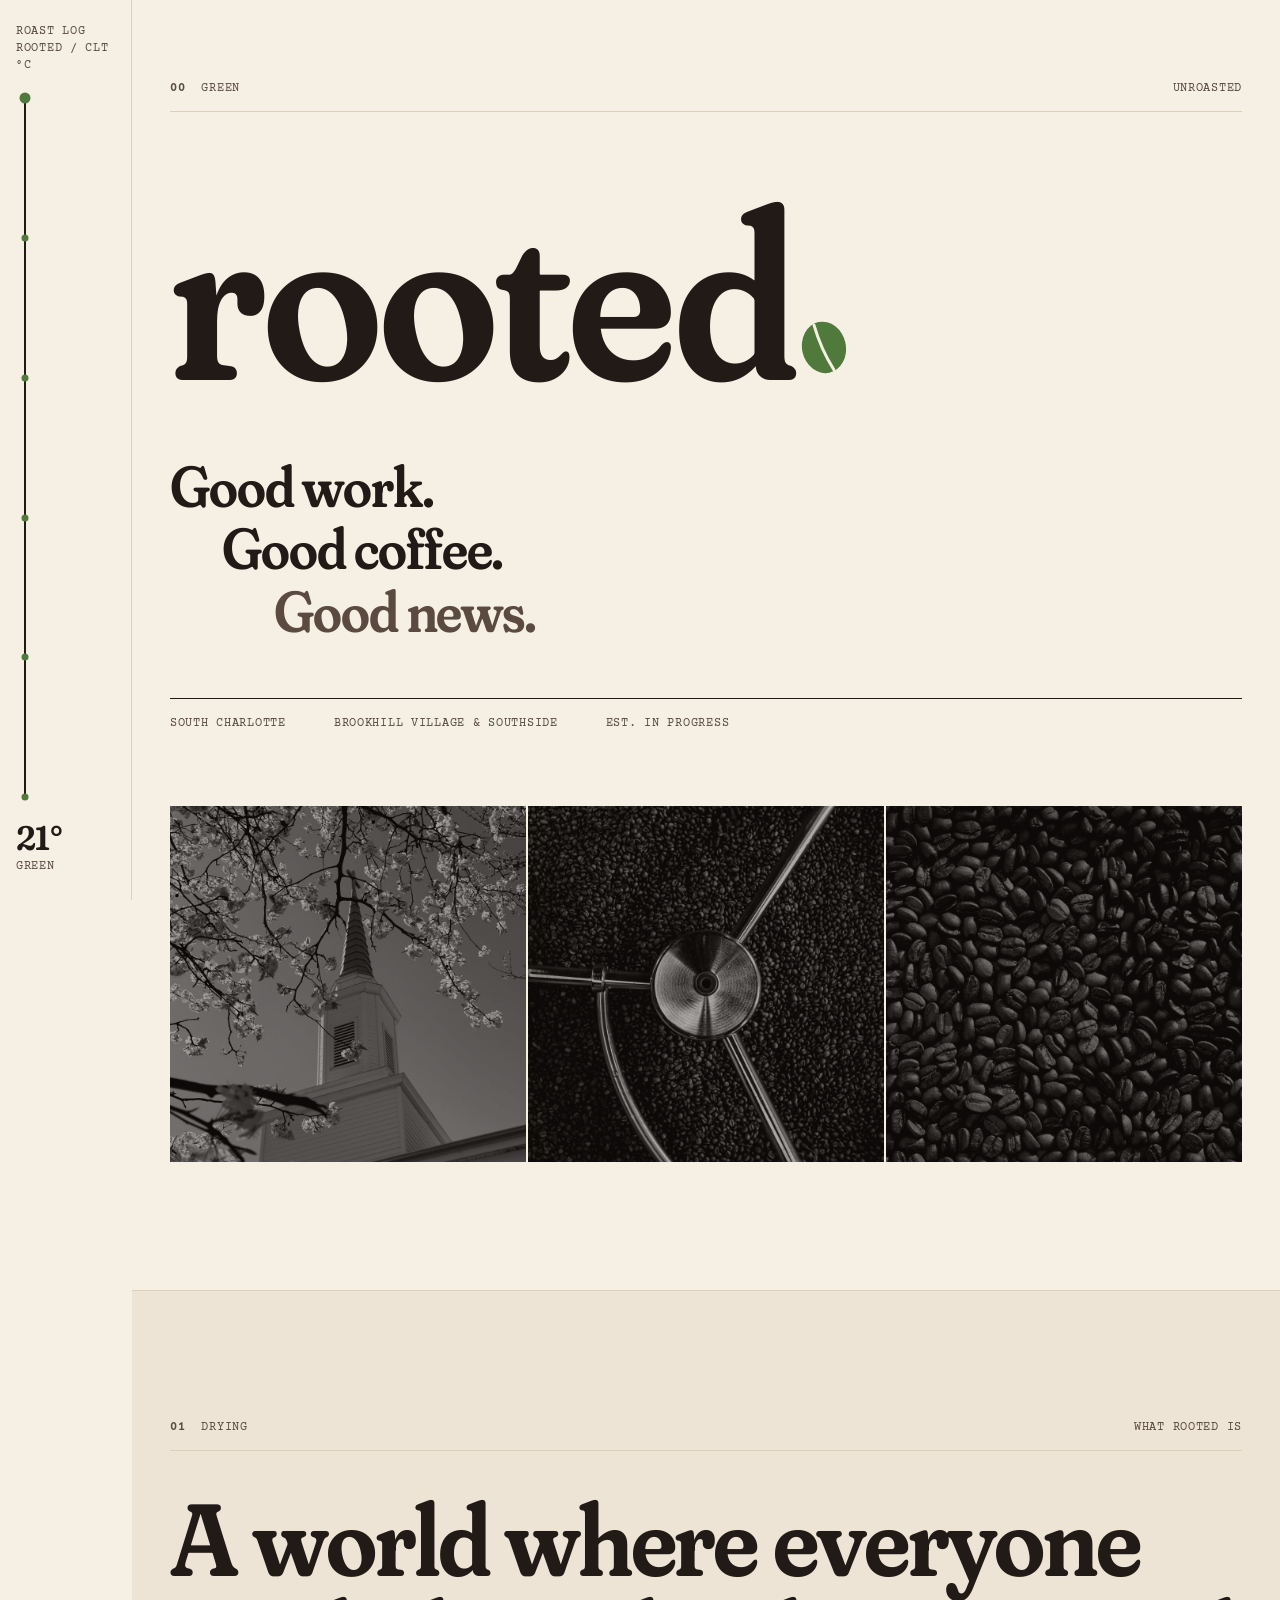
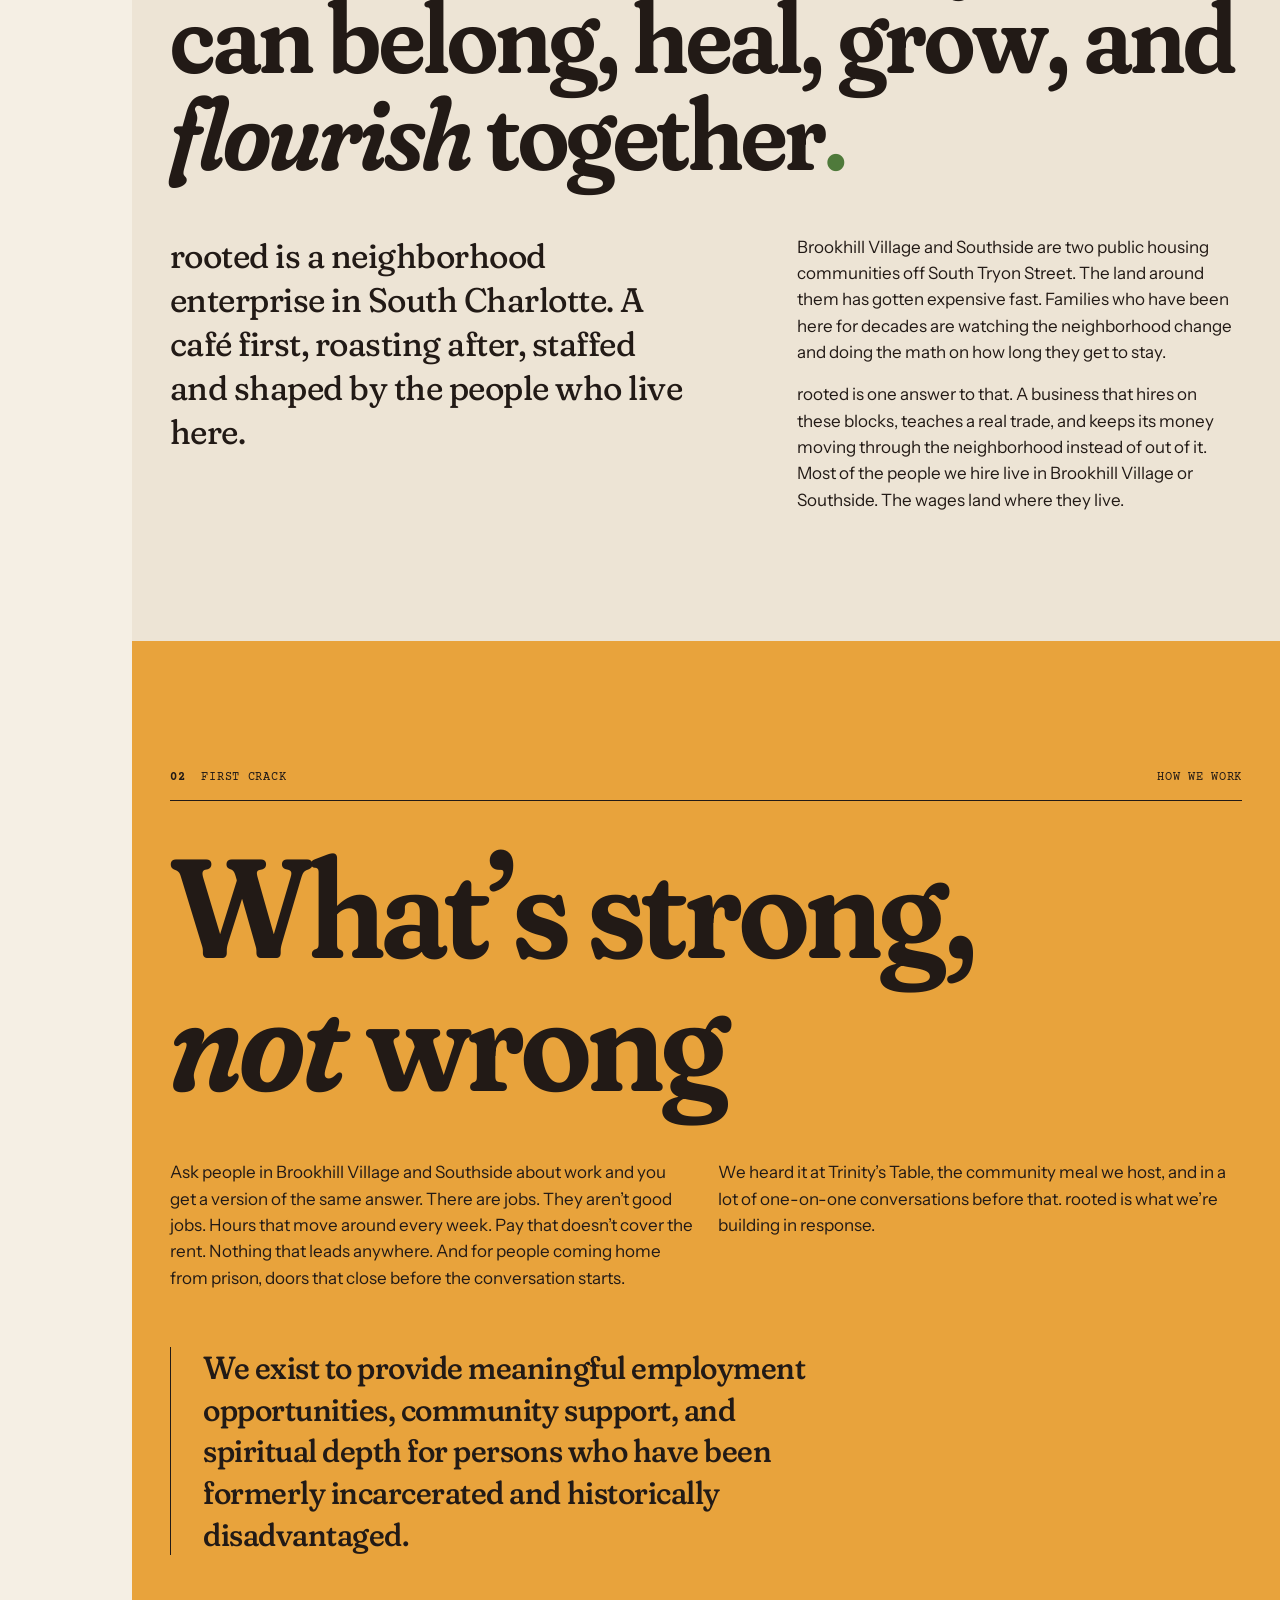
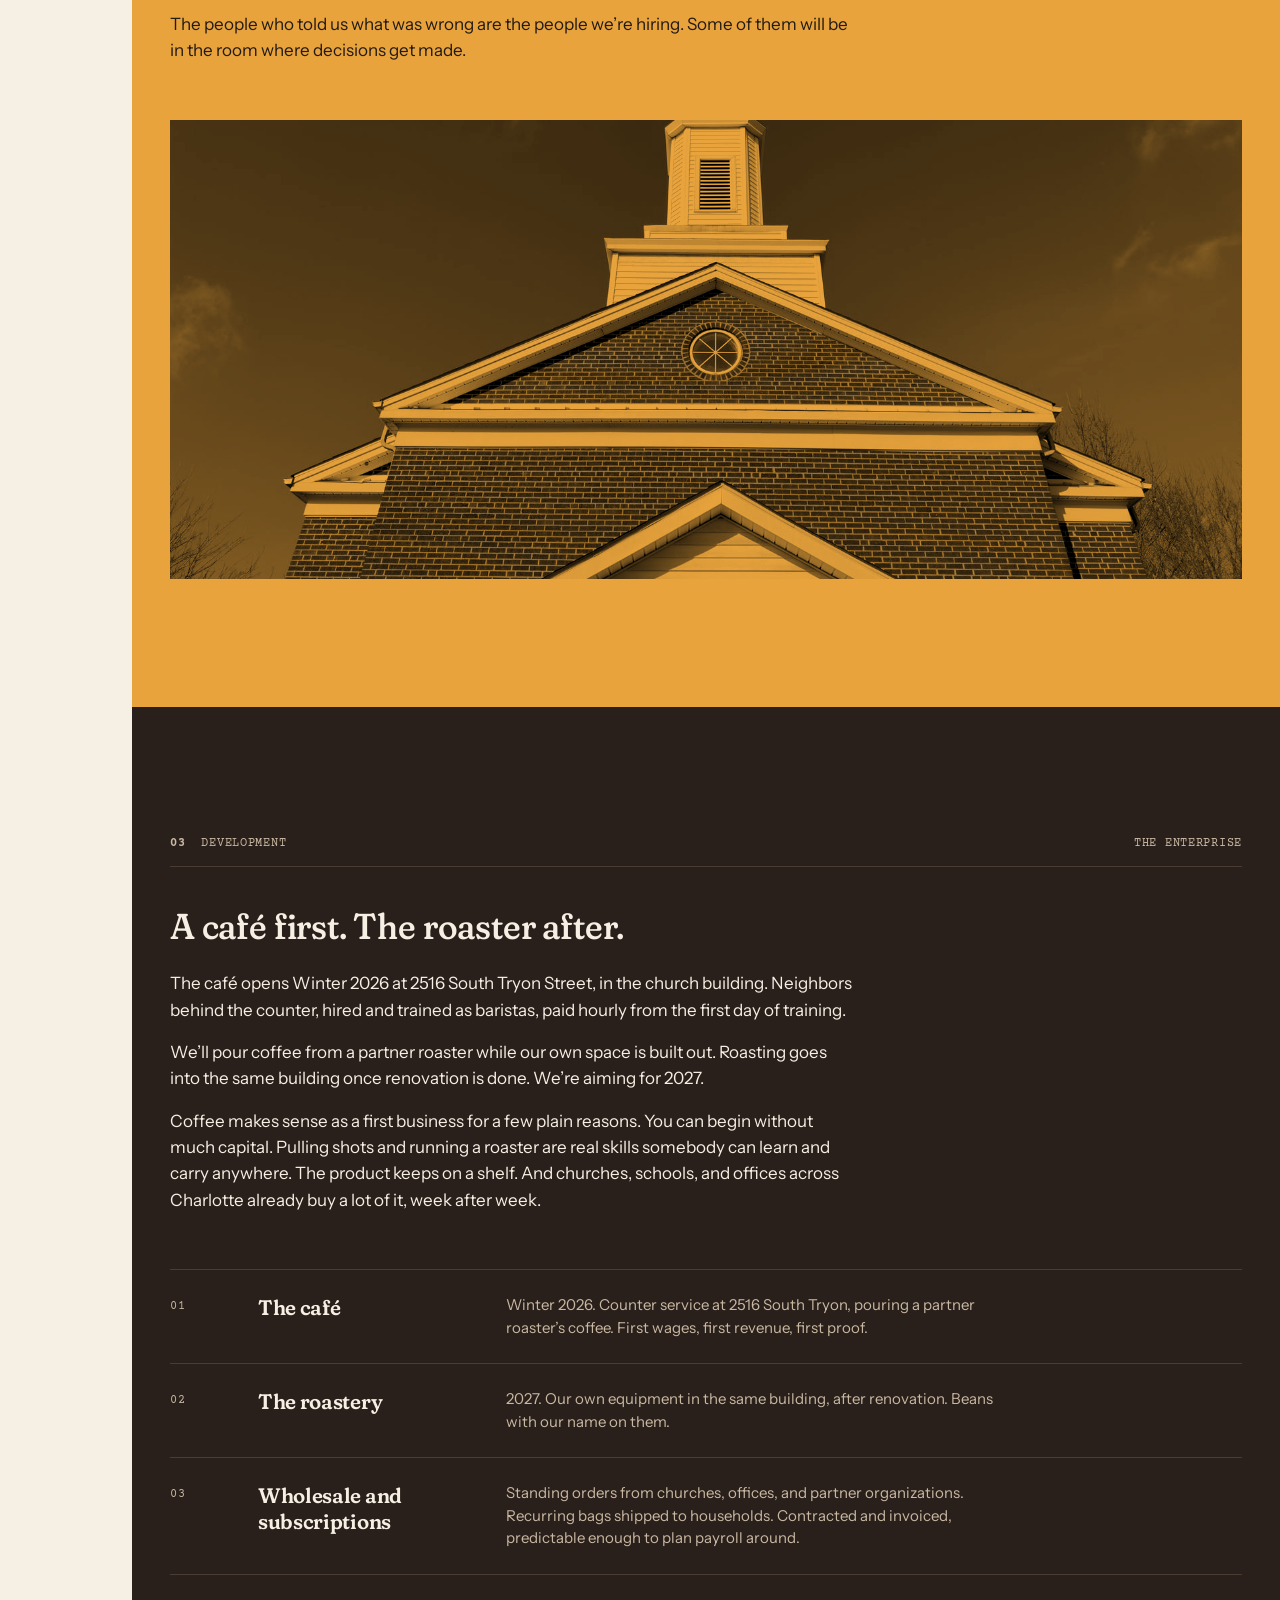
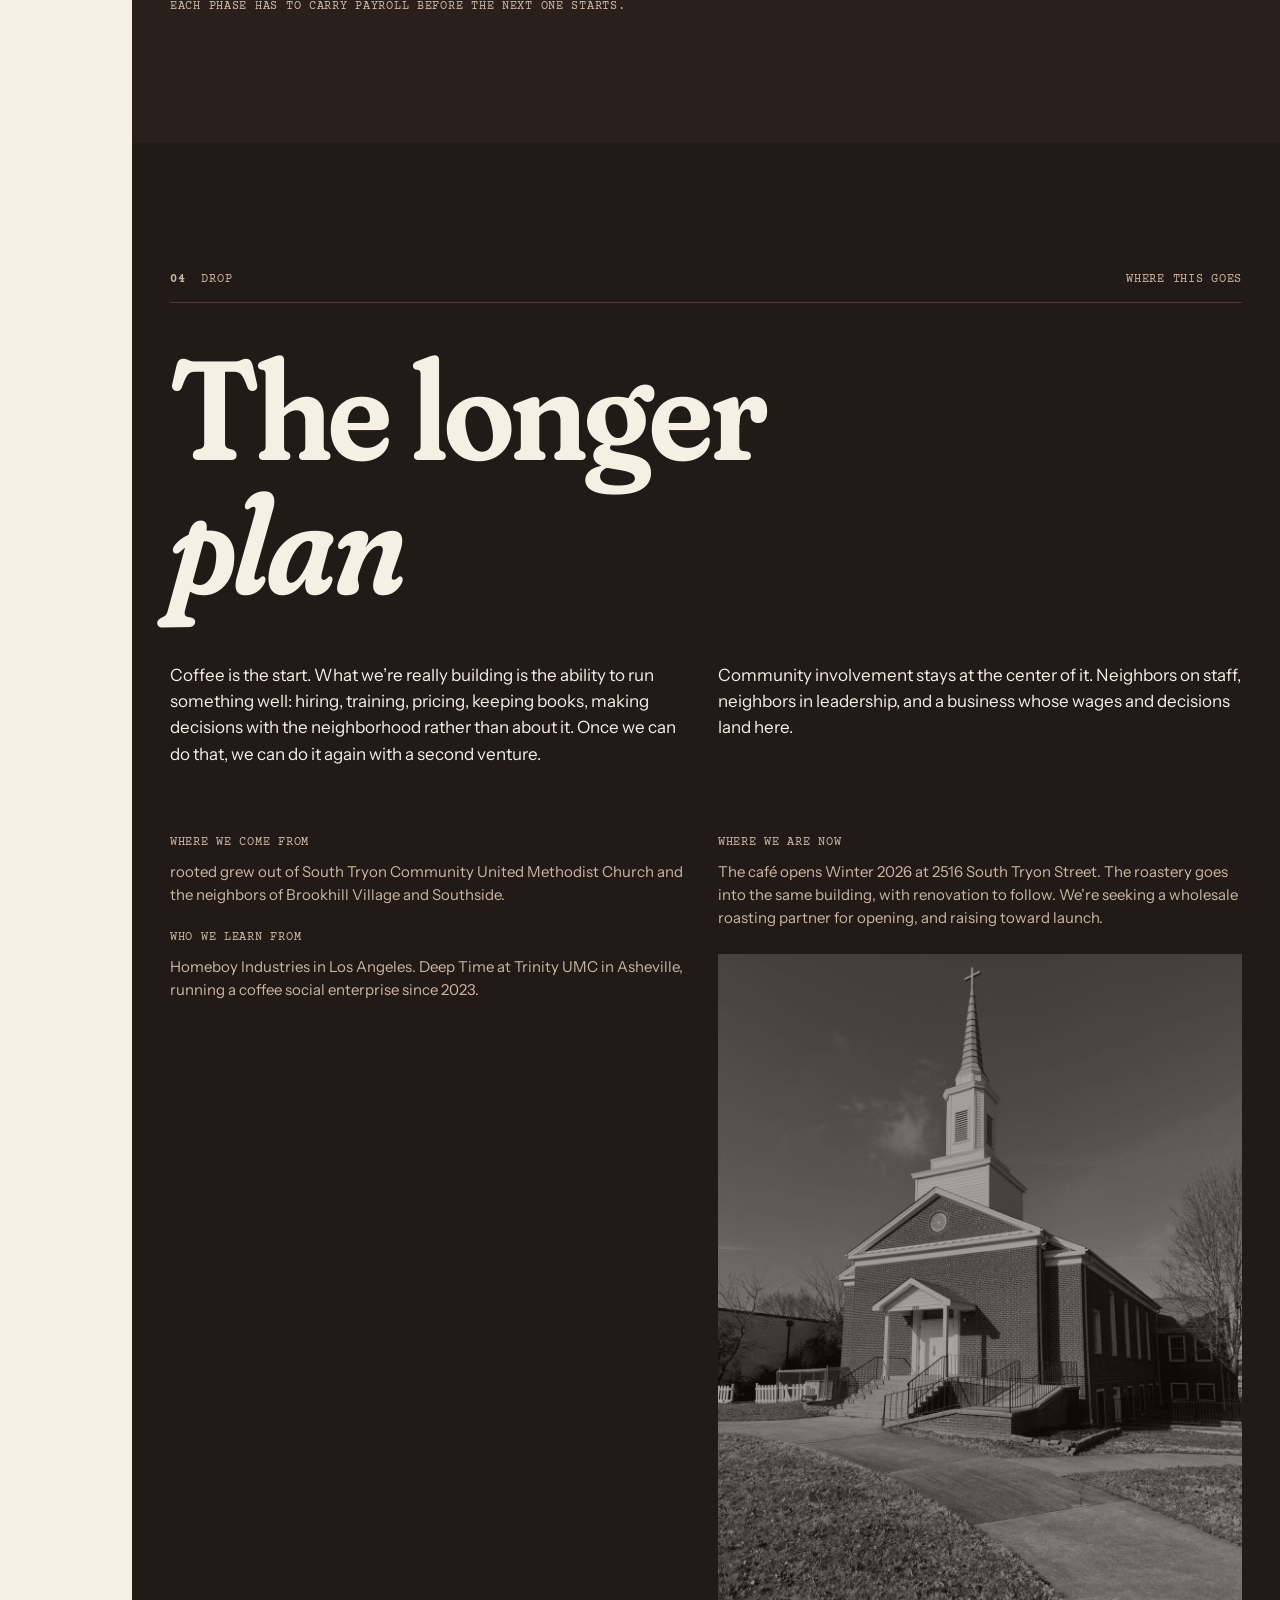
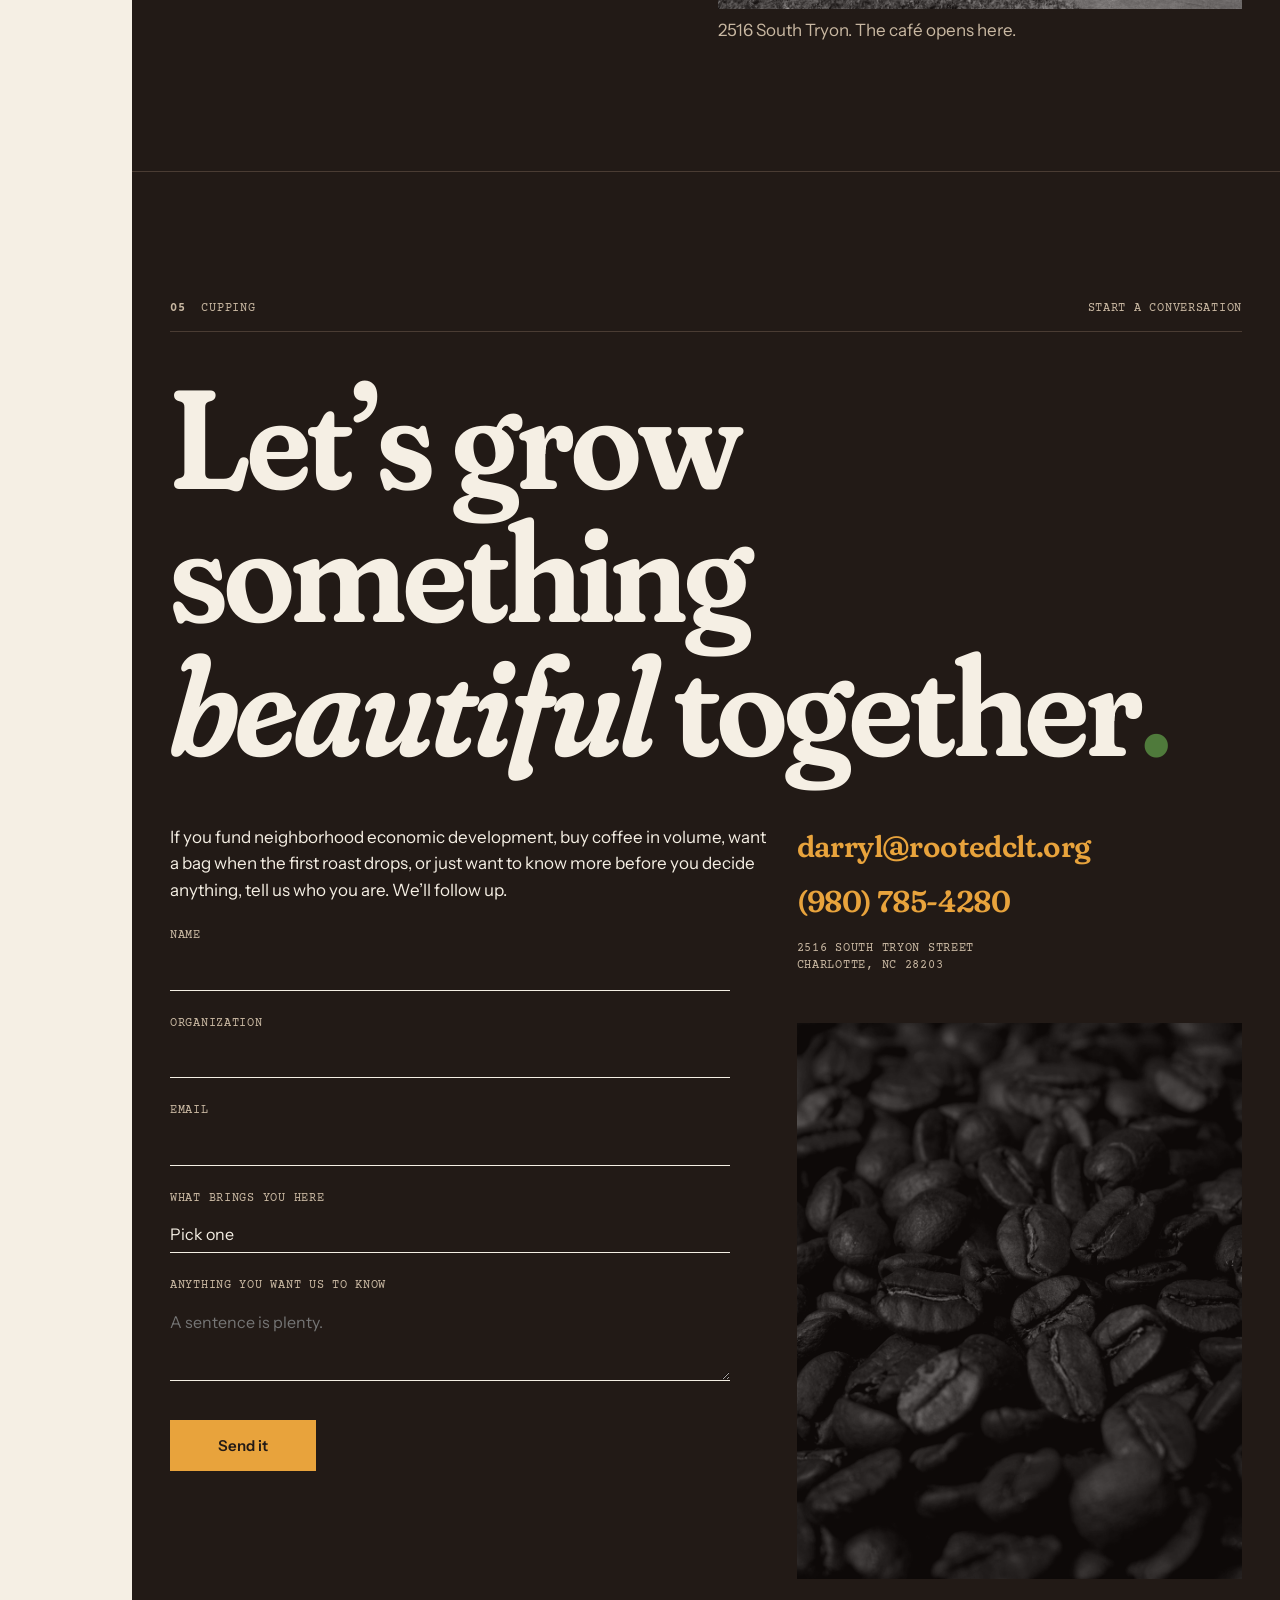
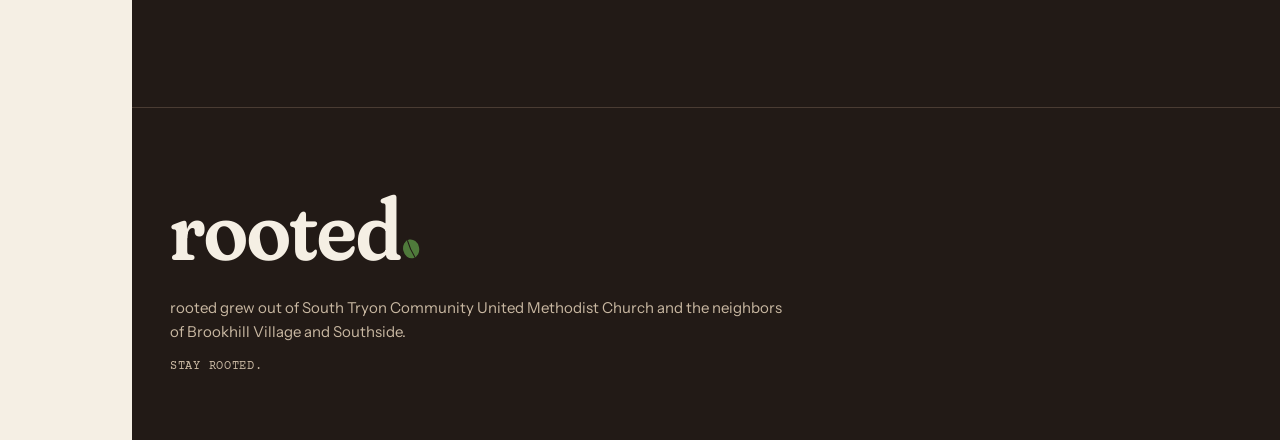
<file: index.html>
<!doctype html>
<html lang="en">
<head>
<meta charset="utf-8">
<meta name="viewport" content="width=device-width, initial-scale=1, viewport-fit=cover">
<title>rooted. — Good work. Good coffee. Good news.</title>
<meta name="description" content="rooted is a neighborhood enterprise in South Charlotte. A caf&eacute; opening Winter 2026 at 2516 South Tryon Street, roasting to follow, staffed and shaped by the people who live here.">
<meta name="theme-color" content="#F5EFE4">
<meta property="og:title" content="rooted. — Good work. Good coffee. Good news.">
<meta property="og:description" content="rooted is a neighborhood enterprise in South Charlotte. A caf&eacute; opening Winter 2026 at 2516 South Tryon Street, roasting to follow, staffed and shaped by the people who live here.">
<link rel="icon" href="rooted-favicon.svg" type="image/svg+xml">
<link rel="stylesheet" href="rooted-fonts.css">
<link rel="stylesheet" href="rooted-tokens.css">
<link rel="stylesheet" href="rooted-landing.css">
<script src="rooted-landing.js" defer></script>
</head>
<body>
<a class="skip" href="#main">Skip to content</a>

<!-- THE RAIL. The taproot as a fixed roast gauge: six nodes, one per stage,
     the active node at full size. It sits on Paper always, like the bag spine
     standing beside the page, so the green nodes never land on a surface they
     fail on. Decorative duplicate of the section tags — hidden from AT. -->
<div class="rail" aria-hidden="true">
  <div class="label">Roast log<br>rooted / clt<br>&deg;C</div>
  <div class="rail-spine">
    <span class="rail-node on" style="top:0%"></span>
    <span class="rail-node" style="top:20%"></span>
    <span class="rail-node" style="top:40%"></span>
    <span class="rail-node" style="top:60%"></span>
    <span class="rail-node" style="top:80%"></span>
    <span class="rail-node" style="top:100%"></span>
  </div>
  <div>
    <div class="rail-temp" id="railTemp">21&deg;</div>
    <div class="label" id="railStage">Green</div>
  </div>
</div>
<div class="chip" aria-hidden="true"><span id="chipText">Green &middot; 21&deg;</span></div>

<main id="main">

<!-- ============ 00 GREEN ============ -->
<section class="stage sf-green hero" data-stage="Green" data-temp="21" aria-label="rooted">
  <div class="shell">
    <div class="tag"><b>00</b> Green<span>Unroasted</span></div>
    <h1 class="wm mark-h1 rise">rooted<span class="dot"><svg class="bean" viewBox="0 0 100 130" aria-hidden="true" focusable="false"><defs><mask id="bean-1"><rect width="100" height="130" fill="#fff"/><path d="M50,16 Q43,65 50,114" fill="none" stroke="#000" stroke-width="6" stroke-linecap="round" transform="rotate(-12 50 65)"/></mask></defs><ellipse cx="50" cy="65" rx="44" ry="52" fill="currentColor" mask="url(#bean-1)" transform="rotate(-12 50 65)"/></svg><span class="vh">.</span></span></h1>
    <p class="claim rise d1"><b>Good work.</b><b>Good coffee.</b><b>Good news.</b></p>
    <div class="herofoot rise d2">
      <div>South Charlotte</div>
      <div>Brookhill Village &amp; Southside</div>
      <div>Est. in progress</div>
    </div>
    <div class="strip rise d3">
      <figure class="ph-roast ar-1x1"><img src="hero-steeple.jpg" width="900" height="900" alt="The steeple of South Tryon Community UMC through spring blossoms." loading="eager"></figure>
      <figure class="ph-roast ar-1x1"><img src="hero-tray.jpg" width="900" height="900" alt="A cooling tray of roasted coffee, stirring arm at the center." loading="eager"></figure>
      <figure class="ph-roast ar-1x1"><img src="hero-beans.jpg" width="900" height="900" alt="Roasted coffee beans." loading="lazy"></figure>
    </div>
  </div>
</section>

<!-- ============ 01 DRYING ============ -->
<section class="stage sf-dry" data-stage="Drying" data-temp="160" aria-labelledby="t-dry">
  <div class="shell">
    <div class="tag" id="t-dry"><b>01</b> Drying<span>What rooted is</span></div>
    <!-- The vision line. Fixed wording — see CLAUDE.md. -->
    <h2 class="stageword" style="font-size: clamp(2.5rem, 8vw, 7rem); max-width: 18ch;">A world where everyone can belong, heal, grow, and <em>flourish</em> together<span class="gp">.</span></h2>
    <div class="cols wide reveal">
      <div>
        <!-- Caf&eacute;-first lede (Sept 2026), replacing the roast-today paragraph. -->
        <p class="lede">rooted is a neighborhood enterprise in South Charlotte. A caf&eacute; first, roasting after, staffed and shaped by the people who live here.</p>
      </div>
      <div>
        <p>Brookhill Village and Southside are two public housing communities off South Tryon Street. The land around them has gotten expensive fast. Families who have been here for decades are watching the neighborhood change and doing the math on how long they get to stay.</p>
        <p>rooted is one answer to that. A business that hires on these blocks, teaches a real trade, and keeps its money moving through the neighborhood instead of out of it. Most of the people we hire live in Brookhill Village or Southside. The wages land where they live.</p>
      </div>
    </div>
  </div>
</section>

<!-- ============ 02 FIRST CRACK ============ -->
<section class="stage sf-crack" data-stage="First crack" data-temp="196" aria-labelledby="t-crack">
  <div class="shell">
    <div class="tag" id="t-crack"><b>02</b> First crack<span>How we work</span></div>
    <h2 class="stageword">What&rsquo;s strong,<br><em>not</em> wrong</h2>
    <div class="cols reveal">
      <div>
        <p>Ask people in Brookhill Village and Southside about work and you get a version of the same answer. There are jobs. They aren&rsquo;t good jobs. Hours that move around every week. Pay that doesn&rsquo;t cover the rent. Nothing that leads anywhere. And for people coming home from prison, doors that close before the conversation starts.</p>
      </div>
      <div>
        <p>We heard it at Trinity&rsquo;s Table, the community meal we host, and in a lot of one-on-one conversations before that. rooted is what we&rsquo;re building in response.</p>
      </div>
    </div>
    <!-- The mission. Locked wording (Darryl, Sept 2026) — do not alter, including "spiritual depth." -->
    <blockquote class="mission reveal">
      <p>We exist to provide meaningful employment opportunities, community support, and spiritual depth for persons who have been formerly incarcerated and historically disadvantaged.</p>
    </blockquote>
    <p class="reveal" style="margin-top: clamp(2rem, 5vw, 3.5rem);">The people who told us what was wrong are the people we&rsquo;re hiring. Some of them will be in the room where decisions get made.</p>
    <figure class="ph-ember ar-21x9 reveal" style="margin-top: clamp(2rem, 5vw, 3.5rem);">
      <img src="crack-facade.jpg" width="1600" height="685" alt="The brick facade of 2516 South Tryon Street, steeple rising out of frame." loading="lazy">
    </figure>
  </div>
</section>

<!-- ============ 03 DEVELOPMENT ============ -->
<section class="stage sf-dev" data-stage="Development" data-temp="207" aria-labelledby="t-dev">
  <div class="shell">
    <div class="tag" id="t-dev"><b>03</b> Development<span>The enterprise</span></div>
    <div class="reveal">
      <!-- 2027, when the roaster fires, this heading comes back: <h2>Coffee, roasted here</h2> -->
      <h2>A caf&eacute; first. The roaster after.</h2>
      <p>The caf&eacute; opens Winter 2026 at 2516 South Tryon Street, in the church building. Neighbors behind the counter, hired and trained as baristas, paid hourly from the first day of training.</p>
      <p>We&rsquo;ll pour coffee from a partner roaster while our own space is built out. Roasting goes into the same building once renovation is done. We&rsquo;re aiming for 2027.</p>
      <p>Coffee makes sense as a first business for a few plain reasons. You can begin without much capital. Pulling shots and running a roaster are real skills somebody can learn and carry anywhere. The product keeps on a shelf. And churches, schools, and offices across Charlotte already buy a lot of it, week after week.</p>
    </div>

    <div class="chan reveal">
      <div class="row">
        <div class="n">01</div><h3 class="row-t">The caf&eacute;</h3>
        <p>Winter 2026. Counter service at 2516 South Tryon, pouring a partner roaster&rsquo;s coffee. First wages, first revenue, first proof.</p>
      </div>
      <div class="row">
        <div class="n">02</div><h3 class="row-t">The roastery</h3>
        <p>2027. Our own equipment in the same building, after renovation. Beans with our name on them.</p>
      </div>
      <div class="row">
        <div class="n">03</div><h3 class="row-t">Wholesale and subscriptions</h3>
        <p>Standing orders from churches, offices, and partner organizations. Recurring bags shipped to households. Contracted and invoiced, predictable enough to plan payroll around.</p>
      </div>
    </div>
    <p class="chan-note label dim">Each phase has to carry payroll before the next one starts.</p>
  </div>
</section>

<!-- ============ 04 DROP ============ -->
<section class="stage sf-drop" data-stage="Drop" data-temp="212" aria-labelledby="t-drop">
  <div class="shell">
    <div class="tag" id="t-drop"><b>04</b> Drop<span>Where this goes</span></div>
    <h2 class="stageword">The longer<br><em>plan</em></h2>
    <div class="cols reveal">
      <div>
        <p>Coffee is the start. What we&rsquo;re really building is the ability to run something well: hiring, training, pricing, keeping books, making decisions with the neighborhood rather than about it. Once we can do that, we can do it again with a second venture.</p>
      </div>
      <div>
        <p>Community involvement stays at the center of it. Neighbors on staff, neighbors in leadership, and a business whose wages and decisions land here.</p>
      </div>
    </div>

    <div class="cols reveal" style="margin-top: clamp(2.5rem, 6vw, 4.25rem);">
      <div>
        <h3>Where we come from</h3>
        <!-- The church line. Fixed wording. -->
        <p class="dim" style="font-size: var(--small-size);">rooted grew out of South Tryon Community United Methodist Church and the neighbors of Brookhill Village and Southside.</p>
        <h3 style="margin-top: var(--s-6);">Who we learn from</h3>
        <p class="dim" style="font-size: var(--small-size);">Homeboy Industries in Los Angeles. Deep Time at Trinity UMC in Asheville, running a coffee social enterprise since 2023.</p>
      </div>
      <div>
        <h3>Where we are now</h3>
        <p class="dim" style="font-size: var(--small-size);">The caf&eacute; opens Winter 2026 at 2516 South Tryon Street. The roastery goes into the same building, with renovation to follow. We&rsquo;re seeking a wholesale roasting partner for opening, and raising toward launch.</p>
        <figure class="ph-roast ar-4x5" style="margin-top: var(--s-6);">
          <img src="drop-church.jpg" width="1080" height="1350" alt="The church building at 2516 South Tryon Street, from the sidewalk." loading="lazy">
        </figure>
        <p class="small dim" style="margin-top: var(--s-2);">2516 South Tryon. The caf&eacute; opens here.</p>
      </div>
    </div>
  </div>
</section>

<!-- ============ 05 CUPPING ============ -->
<section class="stage sf-cup" data-stage="Cupping" data-temp="-" aria-labelledby="t-cup">
  <div class="shell">
    <div class="tag" id="t-cup"><b>05</b> Cupping<span>Start a conversation</span></div>
    <h2 class="stageword">Let&rsquo;s grow something <em>beautiful</em> together<span class="gp">.</span></h2>
    <div class="cols wide reveal">
      <div>
        <p style="margin-bottom: var(--s-6);">If you fund neighborhood economic development, buy coffee in volume, want a bag when the first roast drops, or just want to know more before you decide anything, tell us who you are. We&rsquo;ll follow up.</p>

        <form id="capture" name="rooted-site" method="POST" data-netlify="true" netlify-honeypot="bot-field" style="max-width: 560px;">
          <input type="hidden" name="form-name" value="rooted-site">
          <div class="hp"><label>Leave this field empty <input name="bot-field" tabindex="-1" autocomplete="off"></label></div>
          <div class="fld"><label for="f-name">Name</label><input id="f-name" name="name" type="text" autocomplete="name" required></div>
          <div class="fld"><label for="f-org">Organization</label><input id="f-org" name="organization" type="text" autocomplete="organization"></div>
          <div class="fld"><label for="f-email">Email</label><input id="f-email" name="email" type="email" autocomplete="email" inputmode="email" required></div>
          <div class="fld"><label for="f-interest">What brings you here</label>
            <select id="f-interest" name="interest" required>
              <option value="">Pick one</option>
              <option>Coffee for my kitchen, when it&rsquo;s ready</option>
              <option>Anchor account or wholesale</option>
              <option>Funding or grantmaking</option>
              <option>Partnership</option>
              <option>I live in the neighborhood</option>
              <option>Press or research</option>
              <option>Something else</option>
            </select></div>
          <div class="fld"><label for="f-msg">Anything you want us to know</label>
            <textarea id="f-msg" name="message" rows="3" placeholder="A sentence is plenty."></textarea></div>
          <button class="send" type="submit" id="sendBtn">Send it</button>
          <p class="msg" id="msg" role="status" aria-live="polite"></p>
        </form>
      </div>

      <div>
        <div class="direct" style="margin-top: 0; padding-top: 0; border-top: 0;">
          <a class="big-link" href="mailto:darryl@rootedclt.org">darryl@rootedclt.org</a>
          <a class="big-link" href="tel:+19807854280">(980) 785-4280</a>
          <p class="label dim" style="margin-top: var(--s-4); max-width: none;">2516 South Tryon Street<br>Charlotte, NC 28203</p>
        </div>
        <figure class="ph-roast ar-4x5" style="margin-top: clamp(2rem, 4vw, 3rem);">
          <img src="cup-beans.jpg" width="1000" height="1250" alt="Roasted coffee beans, close up." loading="lazy">
        </figure>
      </div>
    </div>
  </div>
</section>

</main>

<footer>
  <div class="shell">
    <div class="wm fmark">rooted<span class="dot"><svg class="bean" viewBox="0 0 100 130" aria-hidden="true" focusable="false"><defs><mask id="bean-2"><rect width="100" height="130" fill="#fff"/><path d="M50,16 Q43,65 50,114" fill="none" stroke="#000" stroke-width="6" stroke-linecap="round" transform="rotate(-12 50 65)"/></mask></defs><ellipse cx="50" cy="65" rx="44" ry="52" fill="currentColor" mask="url(#bean-2)" transform="rotate(-12 50 65)"/></svg><span class="vh">.</span></span></div>
    <div class="fnote">
      <!-- The church line. Fixed wording. One sentence, stated plainly. -->
      <p style="font-size: var(--small-size); max-width: var(--measure);">rooted grew out of South Tryon Community United Methodist Church and the neighbors of Brookhill Village and Southside.</p>
      <span class="label">Stay rooted.</span>
      <!-- Legal entity name goes here once the structure is decided.
           Deliberately blank until then. Do not add a placeholder name. -->
    </div>
  </div>
</footer>

</body>
</html>
</file>
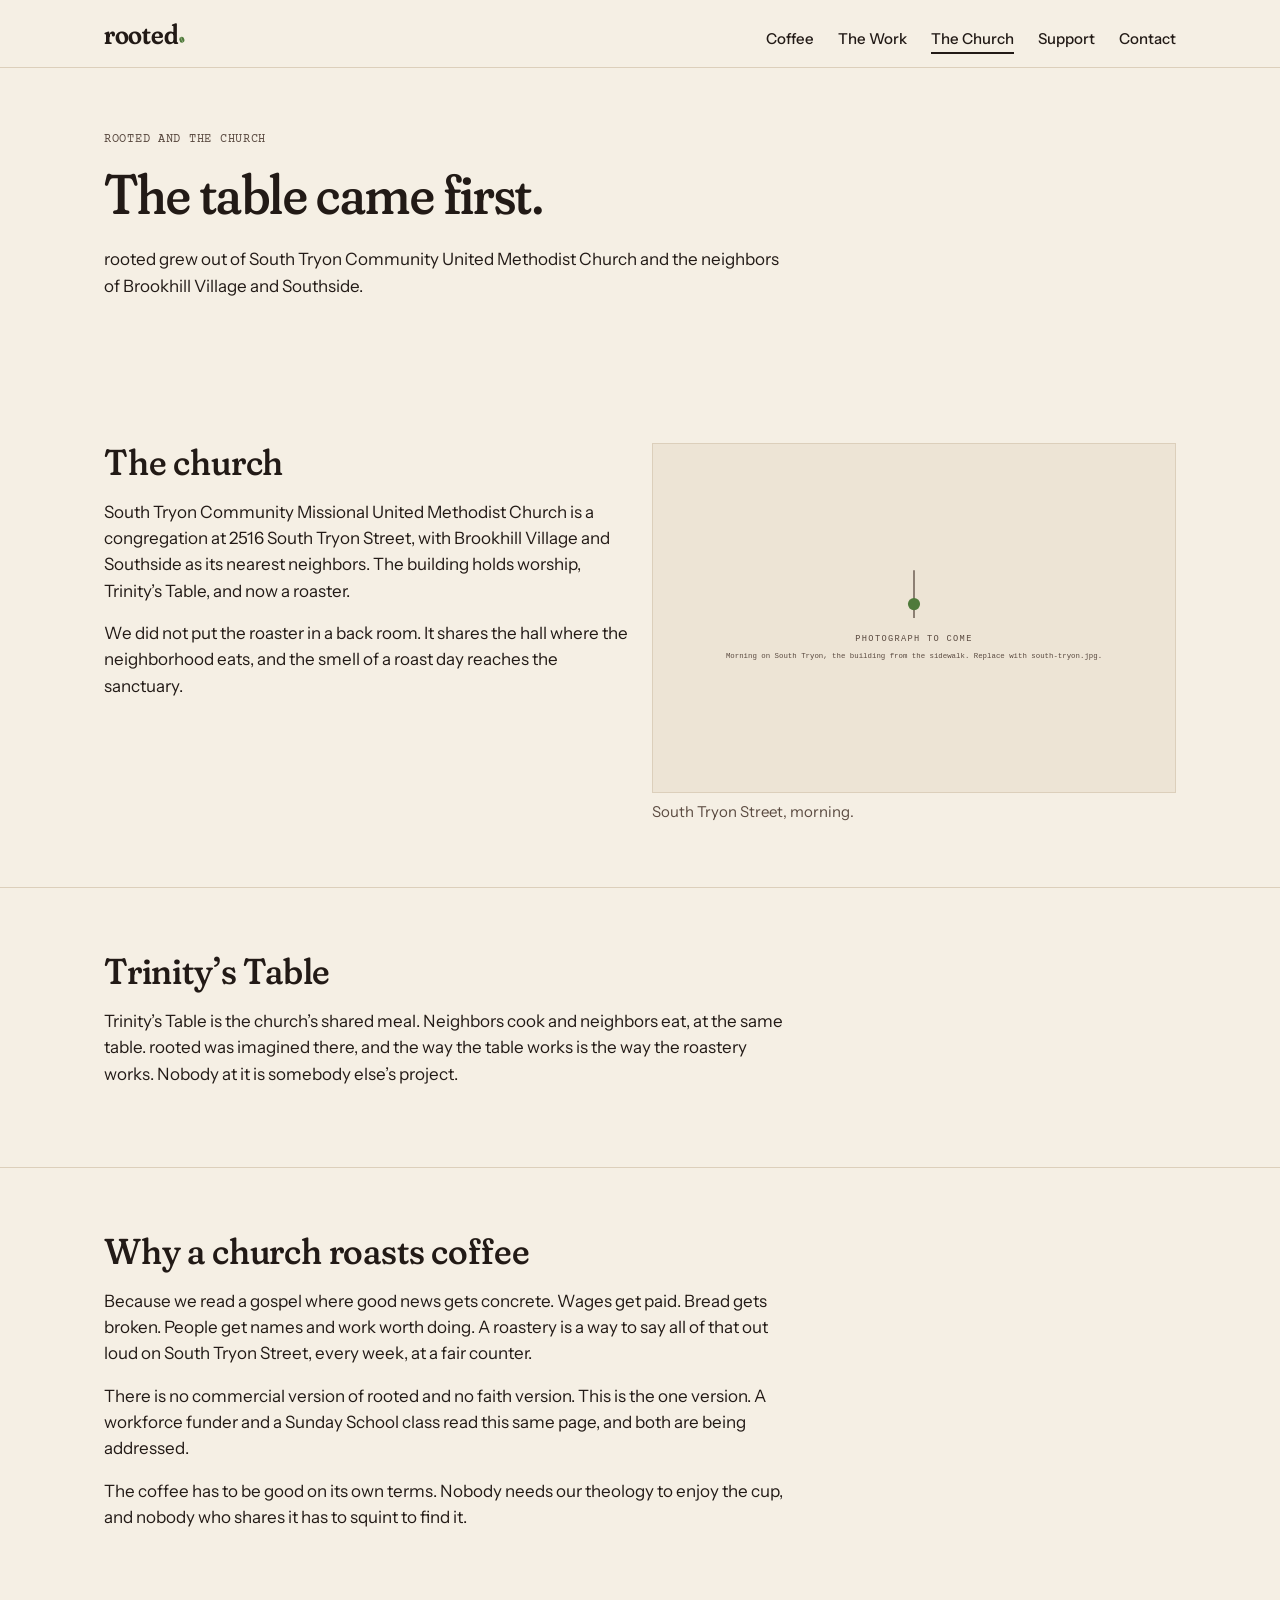
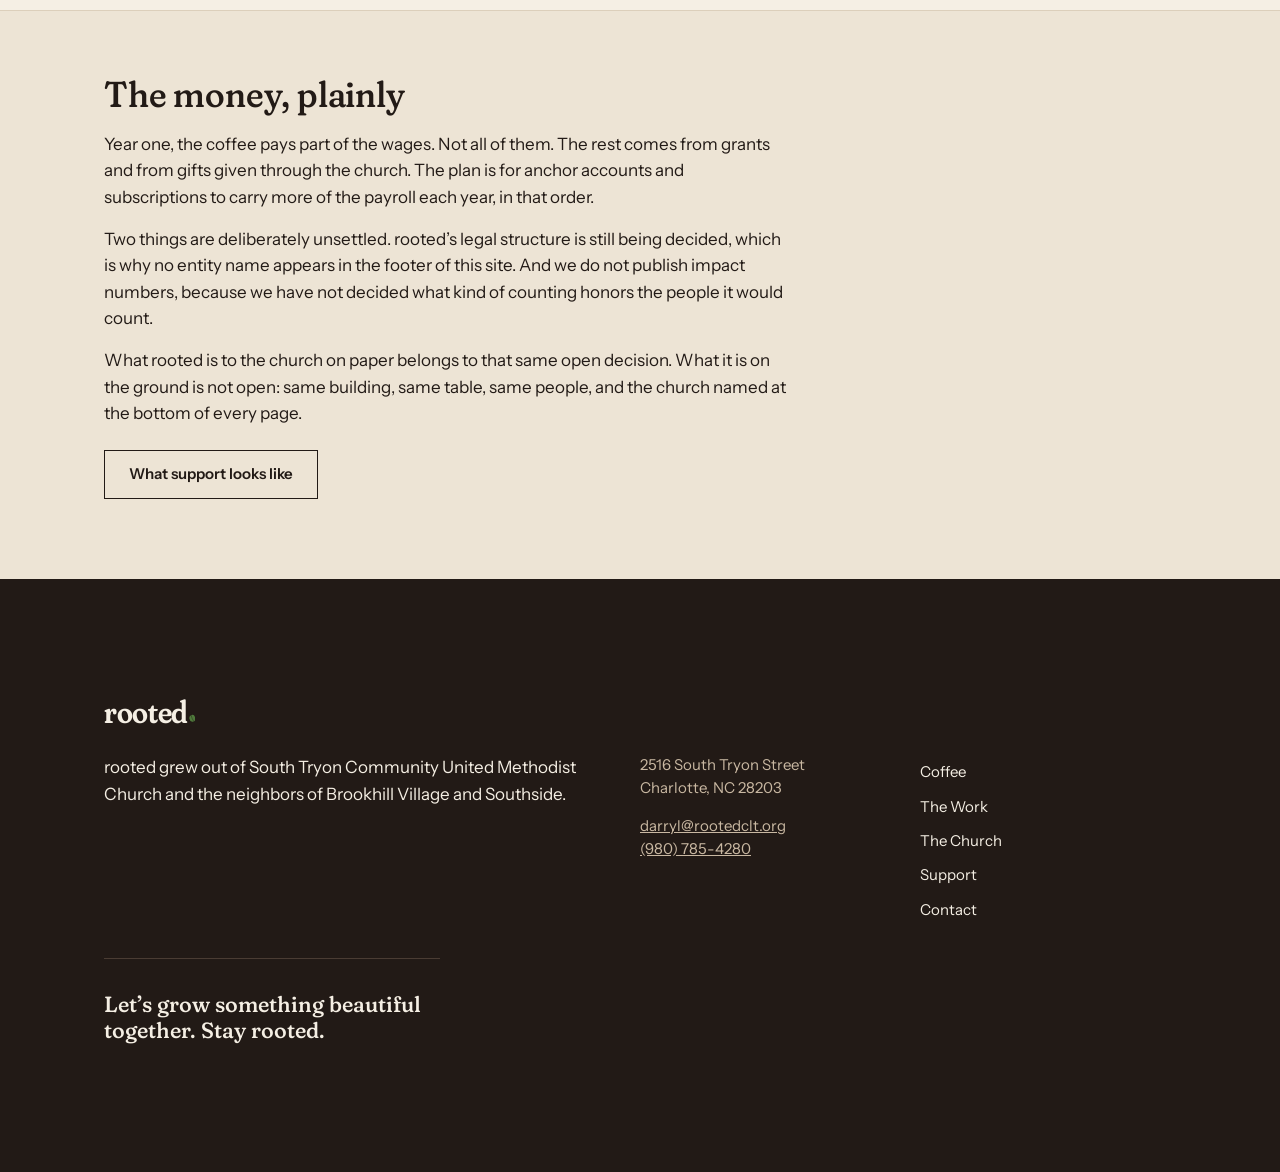
<file: church.html>
<!doctype html>
<html lang="en">
<head>
<meta charset="utf-8">
<meta name="viewport" content="width=device-width, initial-scale=1">
<title>The Church — rooted.</title>
<meta name="description" content="rooted grew out of South Tryon Community United Methodist Church and the neighbors of Brookhill Village and Southside. The table, the theology, and the honest funding picture.">
<link rel="icon" href="rooted-favicon.svg" type="image/svg+xml">
<link rel="stylesheet" href="rooted-fonts.css">
<link rel="stylesheet" href="rooted-tokens.css">
<link rel="stylesheet" href="rooted-site.css">
<script src="rooted-site.js" defer></script>
</head>
<body>
<a class="skip" href="#main">Skip to content</a>

<header class="site-head">
  <div class="shell">
    <a class="wm" href="index.html" aria-label="rooted. — home">rooted<span class="dot"><svg class="bean" viewBox="0 0 100 130" aria-hidden="true" focusable="false"><defs><mask id="bean-1"><rect width="100" height="130" fill="#fff"/><path d="M50,16 Q43,65 50,114" fill="none" stroke="#000" stroke-width="6" stroke-linecap="round" transform="rotate(-12 50 65)"/></mask></defs><ellipse cx="50" cy="65" rx="44" ry="52" fill="currentColor" mask="url(#bean-1)" transform="rotate(-12 50 65)"/></svg><span class="vh">.</span></span></a>
    <nav class="site-nav" aria-label="Site">
      <ul>
        <li><a href="coffee.html">Coffee</a></li>
        <li><a href="work.html">The Work</a></li>
        <li><a href="church.html" aria-current="page">The Church</a></li>
        <li><a href="support.html">Support</a></li>
        <li><a href="contact.html">Contact</a></li>
      </ul>
    </nav>
  </div>
</header>

<main id="main">

  <section class="page-head" aria-label="Rooted and the church">
    <div class="shell">
      <p class="label rise">Rooted and the church</p>
      <h1 class="rise d1">The table came first.</h1>
      <!-- The church line. Fixed wording. -->
      <p class="rise d2" style="margin-top: var(--s-6);">rooted grew out of South Tryon Community United Methodist Church and the neighbors of Brookhill Village and Southside.</p>
    </div>
  </section>

  <section class="band" aria-labelledby="church-h">
    <div class="shell">
      <div class="cols-media">
        <div class="reveal">
          <h2 id="church-h">The church</h2>
          <p style="margin-top: var(--s-4);">South Tryon Community Missional United Methodist Church is a congregation at 2516 South Tryon Street, with Brookhill Village and Southside as its nearest neighbors. The building holds worship, Trinity&rsquo;s Table, and now a roaster.</p>
          <p>We did not put the roaster in a back room. It shares the hall where the neighborhood eats, and the smell of a roast day reaches the sanctuary.</p>
        </div>
        <figure class="reveal">
          <img class="photo" src="photo-south-tryon.svg" width="1200" height="800"
               alt="Placeholder: morning light on South Tryon Street." loading="lazy">
          <figcaption class="small">South Tryon Street, morning.</figcaption>
        </figure>
      </div>
    </div>
  </section>

  <section class="band" aria-labelledby="table-h">
    <div class="shell">
      <h2 id="table-h">Trinity&rsquo;s Table</h2>
      <!-- DARRYL: check this description of Trinity's Table against how you
           describe it out loud. The site should not define the table's practice
           more precisely than the table itself does. -->
      <p style="margin-top: var(--s-4);">Trinity&rsquo;s Table is the church&rsquo;s shared meal. Neighbors cook and neighbors eat, at the same table. rooted was imagined there, and the way the table works is the way the roastery works. Nobody at it is somebody else&rsquo;s project.</p>
    </div>
  </section>

  <section class="band" aria-labelledby="why-h">
    <div class="shell">
      <h2 id="why-h">Why a church roasts coffee</h2>
      <p style="margin-top: var(--s-4);">Because we read a gospel where good news gets concrete. Wages get paid. Bread gets broken. People get names and work worth doing. A roastery is a way to say all of that out loud on South Tryon Street, every week, at a fair counter.</p>
      <p>There is no commercial version of rooted and no faith version. This is the one version. A workforce funder and a Sunday School class read this same page, and both are being addressed.</p>
      <p>The coffee has to be good on its own terms. Nobody needs our theology to enjoy the cup, and nobody who shares it has to squint to find it.</p>
    </div>
  </section>

  <section class="band band--alt" aria-labelledby="money-h">
    <div class="shell">
      <h2 id="money-h">The money, plainly</h2>
      <p style="margin-top: var(--s-4);">Year one, the coffee pays part of the wages. Not all of them. The rest comes from grants and from gifts given through the church. The plan is for anchor accounts and subscriptions to carry more of the payroll each year, in that order.</p>
      <p>Two things are deliberately unsettled. rooted&rsquo;s legal structure is still being decided, which is why no entity name appears in the footer of this site. And we do not publish impact numbers, because we have not decided what kind of counting honors the people it would count.</p>
      <p>What rooted is to the church on paper belongs to that same open decision. What it is on the ground is not open: same building, same table, same people, and the church named at the bottom of every page.</p>
      <p style="margin-top: var(--s-6);"><a class="btn secondary" href="support.html">What support looks like</a></p>
    </div>
  </section>

</main>

<footer class="site-foot band" data-theme="dark">
  <div class="shell">
    <a class="wm" href="index.html" aria-label="rooted. — home">rooted<span class="dot"><svg class="bean" viewBox="0 0 100 130" aria-hidden="true" focusable="false"><defs><mask id="bean-2"><rect width="100" height="130" fill="#fff"/><path d="M50,16 Q43,65 50,114" fill="none" stroke="#000" stroke-width="6" stroke-linecap="round" transform="rotate(-12 50 65)"/></mask></defs><ellipse cx="50" cy="65" rx="44" ry="52" fill="currentColor" mask="url(#bean-2)" transform="rotate(-12 50 65)"/></svg><span class="vh">.</span></span></a>
    <div class="foot-grid">
      <div>
        <p>rooted grew out of South Tryon Community United Methodist Church and the neighbors of Brookhill Village and Southside.</p>
      </div>
      <address>
        <p class="small">2516 South Tryon Street<br>Charlotte, NC 28203</p>
        <p class="small"><a href="mailto:darryl@rootedclt.org">darryl@rootedclt.org</a><br><a href="tel:+19807854280">(980) 785-4280</a></p>
      </address>
      <nav class="foot-nav" aria-label="Footer">
        <ul>
          <li><a href="coffee.html">Coffee</a></li>
          <li><a href="work.html">The Work</a></li>
          <li><a href="church.html">The Church</a></li>
          <li><a href="support.html">Support</a></li>
          <li><a href="contact.html">Contact</a></li>
        </ul>
      </nav>
    </div>
    <p class="signoff">Let&rsquo;s grow something beautiful together. Stay rooted.</p>
    <!-- Legal entity name goes here once the structure is decided.
         Deliberately blank until then. Do not add a placeholder name. -->
  </div>
</footer>

</body>
</html>
</file>
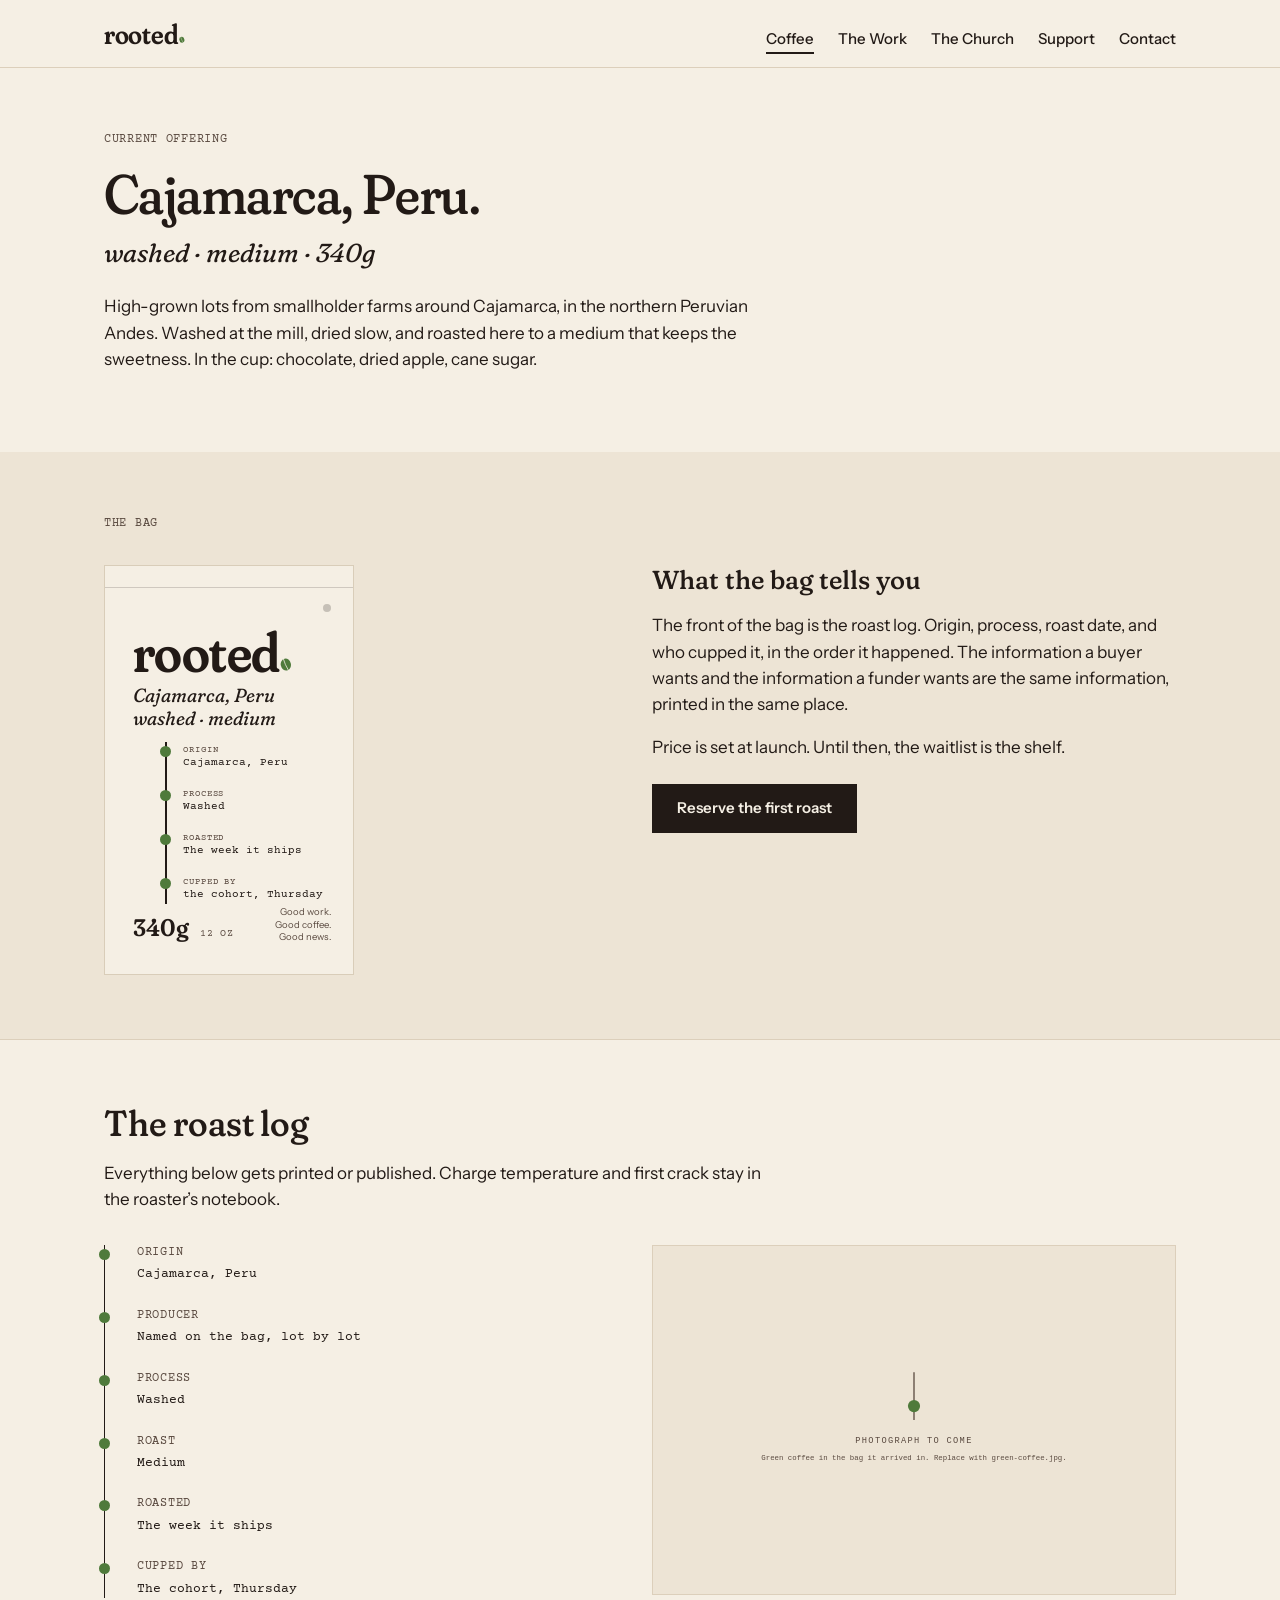
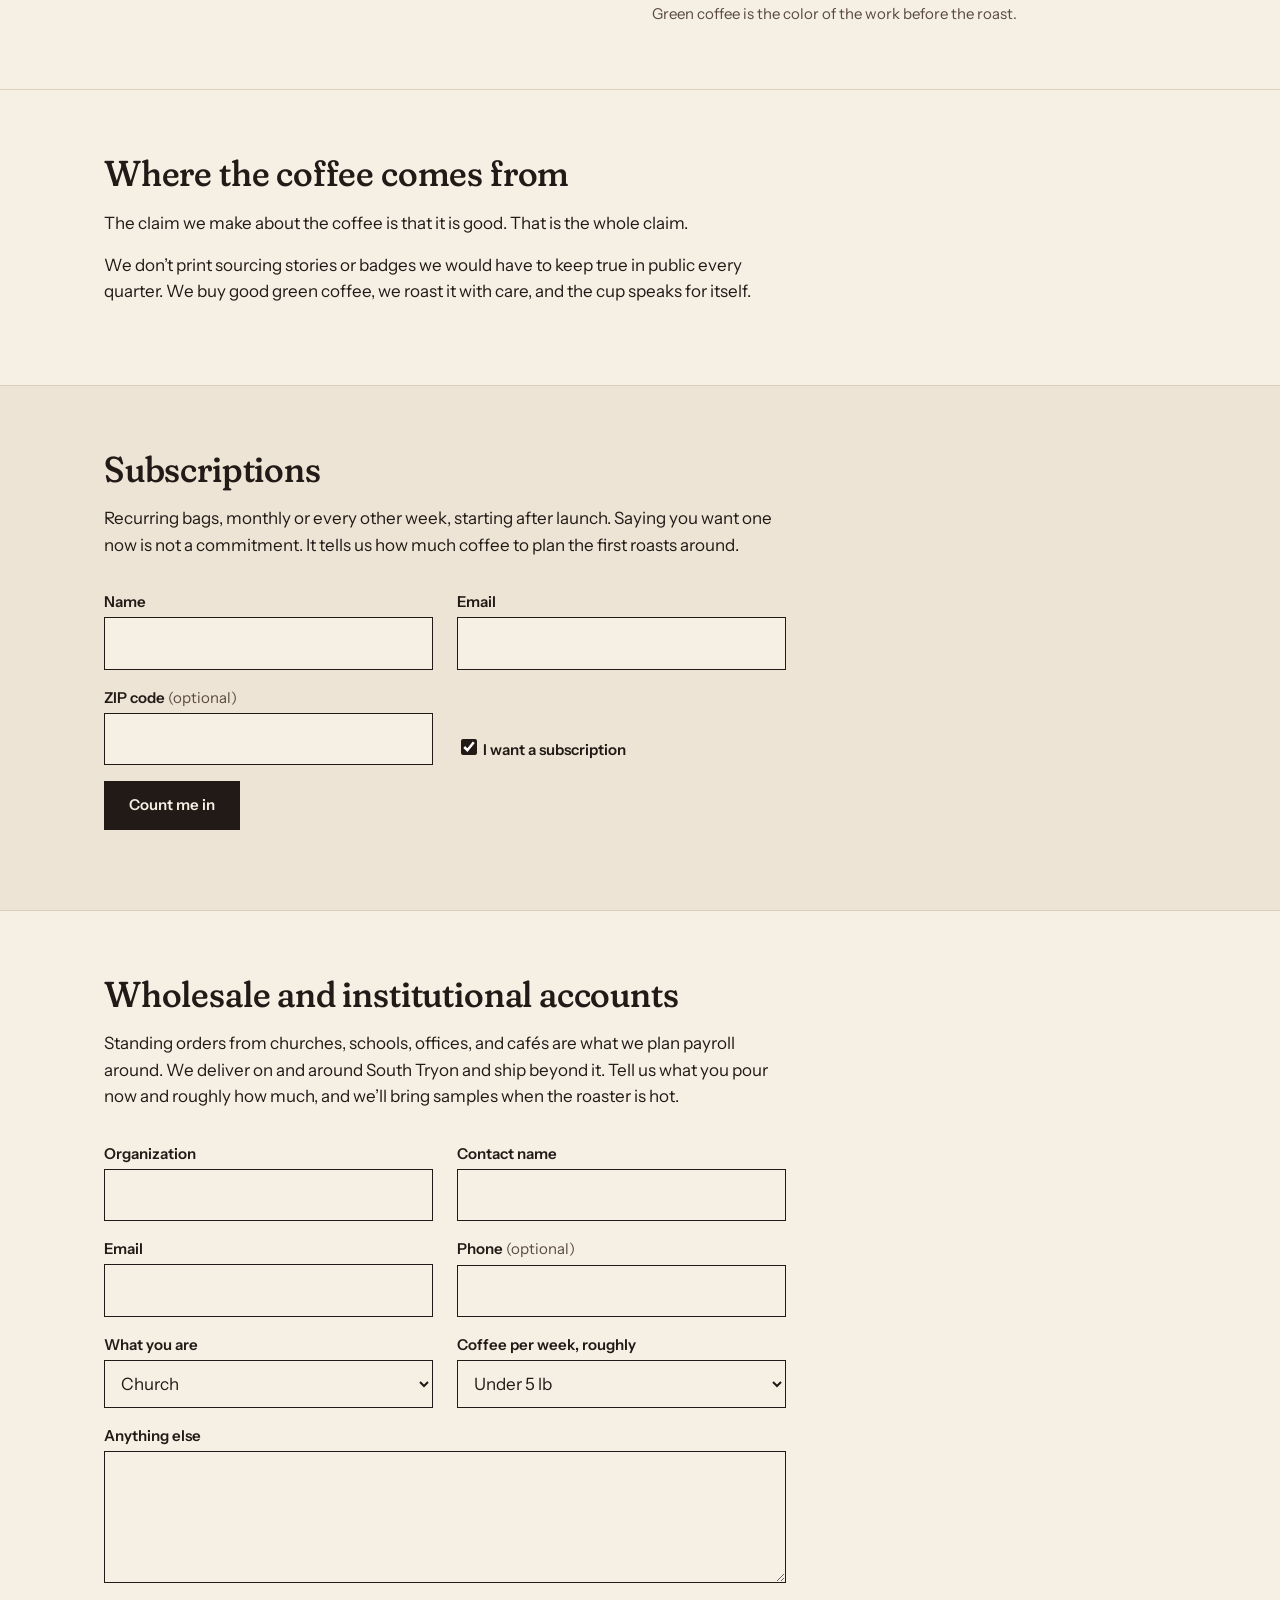
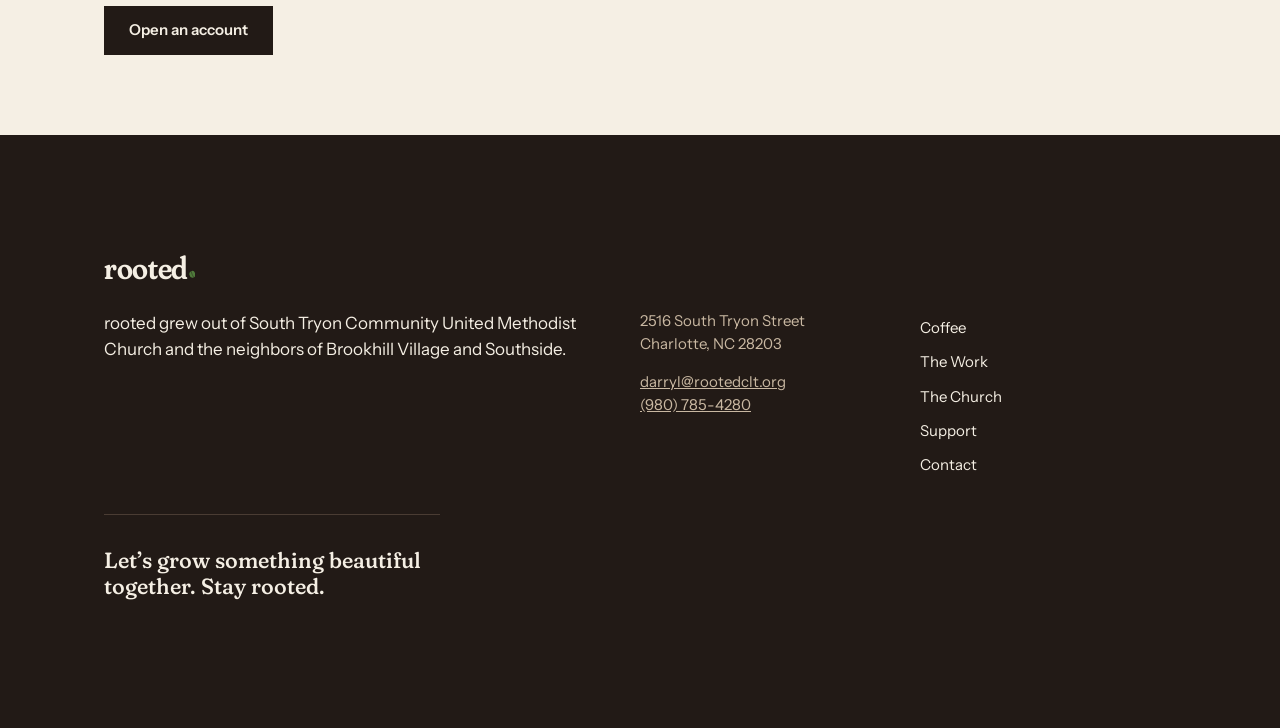
<file: coffee.html>
<!doctype html>
<html lang="en">
<head>
<meta charset="utf-8">
<meta name="viewport" content="width=device-width, initial-scale=1">
<title>Coffee — rooted.</title>
<meta name="description" content="The current offering from rooted: Cajamarca, Peru. Washed, medium. The roast log, subscriptions, and wholesale accounts.">
<link rel="icon" href="rooted-favicon.svg" type="image/svg+xml">
<link rel="stylesheet" href="rooted-fonts.css">
<link rel="stylesheet" href="rooted-tokens.css">
<link rel="stylesheet" href="rooted-site.css">
<script src="rooted-site.js" defer></script>
</head>
<body>
<a class="skip" href="#main">Skip to content</a>

<header class="site-head">
  <div class="shell">
    <a class="wm" href="index.html" aria-label="rooted. — home">rooted<span class="dot"><svg class="bean" viewBox="0 0 100 130" aria-hidden="true" focusable="false"><defs><mask id="bean-1"><rect width="100" height="130" fill="#fff"/><path d="M50,16 Q43,65 50,114" fill="none" stroke="#000" stroke-width="6" stroke-linecap="round" transform="rotate(-12 50 65)"/></mask></defs><ellipse cx="50" cy="65" rx="44" ry="52" fill="currentColor" mask="url(#bean-1)" transform="rotate(-12 50 65)"/></svg><span class="vh">.</span></span></a>
    <nav class="site-nav" aria-label="Site">
      <ul>
        <li><a href="coffee.html" aria-current="page">Coffee</a></li>
        <li><a href="work.html">The Work</a></li>
        <li><a href="church.html">The Church</a></li>
        <li><a href="support.html">Support</a></li>
        <li><a href="contact.html">Contact</a></li>
      </ul>
    </nav>
  </div>
</header>

<main id="main">

  <!-- DRAFT LOT throughout this page. Cajamarca / washed / medium comes from the
       kit's examples. Replace origin, producer, elevation, and cup notes with the
       real first lot before launch. -->
  <section class="page-head" aria-label="Current offering">
    <div class="shell">
      <p class="label rise">Current offering</p>
      <h1 class="rise d1">Cajamarca, Peru.</h1>
      <p class="origin-line rise d2">washed &middot; medium &middot; 340g</p>
      <p class="rise d3" style="margin-top: var(--s-6);">High-grown lots from smallholder farms around Cajamarca, in the northern Peruvian Andes. Washed at the mill, dried slow, and roasted here to a medium that keeps the sweetness. In the cup: chocolate, dried apple, cane sugar.</p>
    </div>
  </section>

  <!-- THE PRODUCT. The bag rendered from the kit's own CSS. This panel is laid
       out so a real cart drops in where the waitlist button sits — price, size
       picker, and add-to-cart replace the two paragraphs marked below. -->
  <section class="band band--alt" aria-labelledby="bag-h">
    <div class="shell">
      <h2 id="bag-h" class="label" style="margin-bottom: var(--s-8);">The bag</h2>
      <div class="cols-media">
        <div class="bag reveal" role="img" aria-label="The rooted coffee bag: wordmark, origin line, and the roast log printed on the front">
          <div class="valve"></div>
          <div class="wm bwm">rooted<span class="dot"><svg class="bean" viewBox="0 0 100 130" aria-hidden="true" focusable="false"><defs><mask id="bean-2"><rect width="100" height="130" fill="#fff"/><path d="M50,16 Q43,65 50,114" fill="none" stroke="#000" stroke-width="6" stroke-linecap="round" transform="rotate(-12 50 65)"/></mask></defs><ellipse cx="50" cy="65" rx="44" ry="52" fill="currentColor" mask="url(#bean-2)" transform="rotate(-12 50 65)"/></svg><span class="vh">.</span></span></div>
          <div class="borigin">Cajamarca, Peru<br>washed &middot; medium</div>
          <div class="bspine"></div>
          <div class="bn" style="top:180px"></div><div class="bl" style="top:178px"><span class="k">Origin</span>Cajamarca, Peru</div>
          <div class="bn" style="top:224px"></div><div class="bl" style="top:222px"><span class="k">Process</span>Washed</div>
          <div class="bn" style="top:268px"></div><div class="bl" style="top:266px"><span class="k">Roasted</span>The week it ships</div>
          <div class="bn" style="top:312px"></div><div class="bl" style="top:310px"><span class="k">Cupped by</span>the cohort, Thursday</div>
          <div class="wt">340g <small>12 OZ</small></div>
          <div class="btag">Good work.<br>Good coffee.<br>Good news.</div>
        </div>
        <div>
          <h3>What the bag tells you</h3>
          <p style="margin-top: var(--s-4);">The front of the bag is the roast log. Origin, process, roast date, and who cupped it, in the order it happened. The information a buyer wants and the information a funder wants are the same information, printed in the same place.</p>
          <!-- CART SLOT. When commerce goes live, price + size + add-to-cart
               replace the two paragraphs below. Nothing else on this page moves. -->
          <p>Price is set at launch. Until then, the waitlist is the shelf.</p>
          <p style="margin-top: var(--s-6);"><a class="btn" href="index.html#waitlist">Reserve the first roast</a></p>
        </div>
      </div>
    </div>
  </section>

  <!-- THE LOG, in full. An ordered sequence, so it rides the taproot. -->
  <section class="band" aria-labelledby="log-h">
    <div class="shell">
      <h2 id="log-h">The roast log</h2>
      <p style="margin-top: var(--s-4); margin-bottom: var(--s-8);">Everything below gets printed or published. Charge temperature and first crack stay in the roaster&rsquo;s notebook.</p>
      <div class="cols-media">
        <div class="taproot reveal" role="list" aria-label="The full roast log">
          <div class="entry" role="listitem"><span class="node" aria-hidden="true"></span><div class="label">Origin</div><div class="log">Cajamarca, Peru</div></div>
          <div class="entry" role="listitem"><span class="node" aria-hidden="true"></span><div class="label">Producer</div><div class="log">Named on the bag, lot by lot</div></div>
          <div class="entry" role="listitem"><span class="node" aria-hidden="true"></span><div class="label">Process</div><div class="log">Washed</div></div>
          <div class="entry" role="listitem"><span class="node" aria-hidden="true"></span><div class="label">Roast</div><div class="log">Medium</div></div>
          <div class="entry" role="listitem"><span class="node" aria-hidden="true"></span><div class="label">Roasted</div><div class="log">The week it ships</div></div>
          <div class="entry" role="listitem"><span class="node" aria-hidden="true"></span><div class="label">Cupped by</div><div class="log">The cohort, Thursday</div></div>
        </div>
        <figure class="reveal">
          <img class="photo" src="photo-green-coffee.svg" width="1200" height="800"
               alt="Placeholder: green coffee in the bag it arrived in." loading="lazy">
          <figcaption class="small">Green coffee is the color of the work before the roast.</figcaption>
        </figure>
      </div>
    </div>
  </section>

  <!-- SOURCING. The fixed line, verbatim, plus why. -->
  <section class="band" aria-labelledby="sourcing-h">
    <div class="shell">
      <h2 id="sourcing-h">Where the coffee comes from</h2>
      <p style="margin-top: var(--s-4);">The claim we make about the coffee is that it is good. That is the whole claim.</p>
      <p>We don&rsquo;t print sourcing stories or badges we would have to keep true in public every quarter. We buy good green coffee, we roast it with care, and the cup speaks for itself.</p>
    </div>
  </section>

  <!-- SUBSCRIPTIONS. Same Netlify form as the index waitlist, box pre-checked. -->
  <section class="band band--alt" id="subscribe" aria-labelledby="sub-h">
    <div class="shell">
      <h2 id="sub-h">Subscriptions</h2>
      <p style="margin-top: var(--s-4); margin-bottom: var(--s-8); max-width: var(--measure);">Recurring bags, monthly or every other week, starting after launch. Saying you want one now is not a commitment. It tells us how much coffee to plan the first roasts around.</p>

      <form name="waitlist" method="POST" data-netlify="true" netlify-honeypot="bot-field" data-done="sub-done" style="max-width: var(--measure);">
        <input type="hidden" name="form-name" value="waitlist">
        <p class="bh"><label>Leave this field empty <input name="bot-field" tabindex="-1" autocomplete="off"></label></p>
        <div class="form-grid">
          <div class="form-row">
            <label for="s-name">Name</label>
            <input class="field" id="s-name" name="name" type="text" autocomplete="name" required>
          </div>
          <div class="form-row">
            <label for="s-email">Email</label>
            <input class="field" id="s-email" name="email" type="email" autocomplete="email" required>
          </div>
          <div class="form-row">
            <label for="s-zip">ZIP code <span class="small" style="display:inline; font-weight:400;">(optional)</span></label>
            <input class="field" id="s-zip" name="zip" type="text" inputmode="numeric" autocomplete="postal-code">
          </div>
          <div class="form-row" style="align-self: end;">
            <label class="check"><input type="checkbox" name="subscription" value="yes" checked> I want a subscription</label>
          </div>
        </div>
        <button class="btn" type="submit">Count me in</button>
        <p class="form-note small" role="status" aria-live="polite"></p>
      </form>

      <div class="form-done" id="sub-done" hidden>
        <h3>Noted, and thank you.</h3>
        <p style="margin-top: var(--s-3);">You&rsquo;re on the waitlist with a subscription flag on your name. When subscriptions open, you choose the cadence then.</p>
      </div>
    </div>
  </section>

  <!-- WHOLESALE. The second Netlify form. Anchor accounts are the base. -->
  <section class="band" id="wholesale" aria-labelledby="ws-h">
    <div class="shell">
      <h2 id="ws-h">Wholesale and institutional accounts</h2>
      <p style="margin-top: var(--s-4); margin-bottom: var(--s-8); max-width: var(--measure);">Standing orders from churches, schools, offices, and caf&eacute;s are what we plan payroll around. We deliver on and around South Tryon and ship beyond it. Tell us what you pour now and roughly how much, and we&rsquo;ll bring samples when the roaster is hot.</p>

      <form name="wholesale" method="POST" data-netlify="true" netlify-honeypot="bot-field" data-done="ws-done" style="max-width: var(--measure);">
        <input type="hidden" name="form-name" value="wholesale">
        <p class="bh"><label>Leave this field empty <input name="bot-field" tabindex="-1" autocomplete="off"></label></p>
        <div class="form-grid">
          <div class="form-row">
            <label for="ws-org">Organization</label>
            <input class="field" id="ws-org" name="organization" type="text" autocomplete="organization" required>
          </div>
          <div class="form-row">
            <label for="ws-name">Contact name</label>
            <input class="field" id="ws-name" name="name" type="text" autocomplete="name" required>
          </div>
          <div class="form-row">
            <label for="ws-email">Email</label>
            <input class="field" id="ws-email" name="email" type="email" autocomplete="email" required>
          </div>
          <div class="form-row">
            <label for="ws-phone">Phone <span class="small" style="display:inline; font-weight:400;">(optional)</span></label>
            <input class="field" id="ws-phone" name="phone" type="tel" autocomplete="tel">
          </div>
          <div class="form-row">
            <label for="ws-kind">What you are</label>
            <select class="field" id="ws-kind" name="kind">
              <option>Church</option>
              <option>School</option>
              <option>Office</option>
              <option>Caf&eacute; or restaurant</option>
              <option>Something else</option>
            </select>
          </div>
          <div class="form-row">
            <label for="ws-volume">Coffee per week, roughly</label>
            <select class="field" id="ws-volume" name="volume">
              <option>Under 5 lb</option>
              <option>5 to 15 lb</option>
              <option>More than 15 lb</option>
              <option>Not sure yet</option>
            </select>
          </div>
          <div class="form-row wide">
            <label for="ws-notes">Anything else</label>
            <textarea class="field" id="ws-notes" name="notes" rows="4"></textarea>
          </div>
        </div>
        <button class="btn" type="submit">Open an account</button>
        <p class="form-note small" role="status" aria-live="polite"></p>
      </form>

      <div class="form-done" id="ws-done" hidden>
        <h3>We&rsquo;ll be in touch.</h3>
        <p style="margin-top: var(--s-3);">Expect an email from darryl@rootedclt.org within a few days. If the roaster is hot by then, it comes with a sample schedule.</p>
      </div>
    </div>
  </section>

</main>

<footer class="site-foot band" data-theme="dark">
  <div class="shell">
    <a class="wm" href="index.html" aria-label="rooted. — home">rooted<span class="dot"><svg class="bean" viewBox="0 0 100 130" aria-hidden="true" focusable="false"><defs><mask id="bean-3"><rect width="100" height="130" fill="#fff"/><path d="M50,16 Q43,65 50,114" fill="none" stroke="#000" stroke-width="6" stroke-linecap="round" transform="rotate(-12 50 65)"/></mask></defs><ellipse cx="50" cy="65" rx="44" ry="52" fill="currentColor" mask="url(#bean-3)" transform="rotate(-12 50 65)"/></svg><span class="vh">.</span></span></a>
    <div class="foot-grid">
      <div>
        <p>rooted grew out of South Tryon Community United Methodist Church and the neighbors of Brookhill Village and Southside.</p>
      </div>
      <address>
        <p class="small">2516 South Tryon Street<br>Charlotte, NC 28203</p>
        <p class="small"><a href="mailto:darryl@rootedclt.org">darryl@rootedclt.org</a><br><a href="tel:+19807854280">(980) 785-4280</a></p>
      </address>
      <nav class="foot-nav" aria-label="Footer">
        <ul>
          <li><a href="coffee.html">Coffee</a></li>
          <li><a href="work.html">The Work</a></li>
          <li><a href="church.html">The Church</a></li>
          <li><a href="support.html">Support</a></li>
          <li><a href="contact.html">Contact</a></li>
        </ul>
      </nav>
    </div>
    <p class="signoff">Let&rsquo;s grow something beautiful together. Stay rooted.</p>
    <!-- Legal entity name goes here once the structure is decided.
         Deliberately blank until then. Do not add a placeholder name. -->
  </div>
</footer>

</body>
</html>
</file>
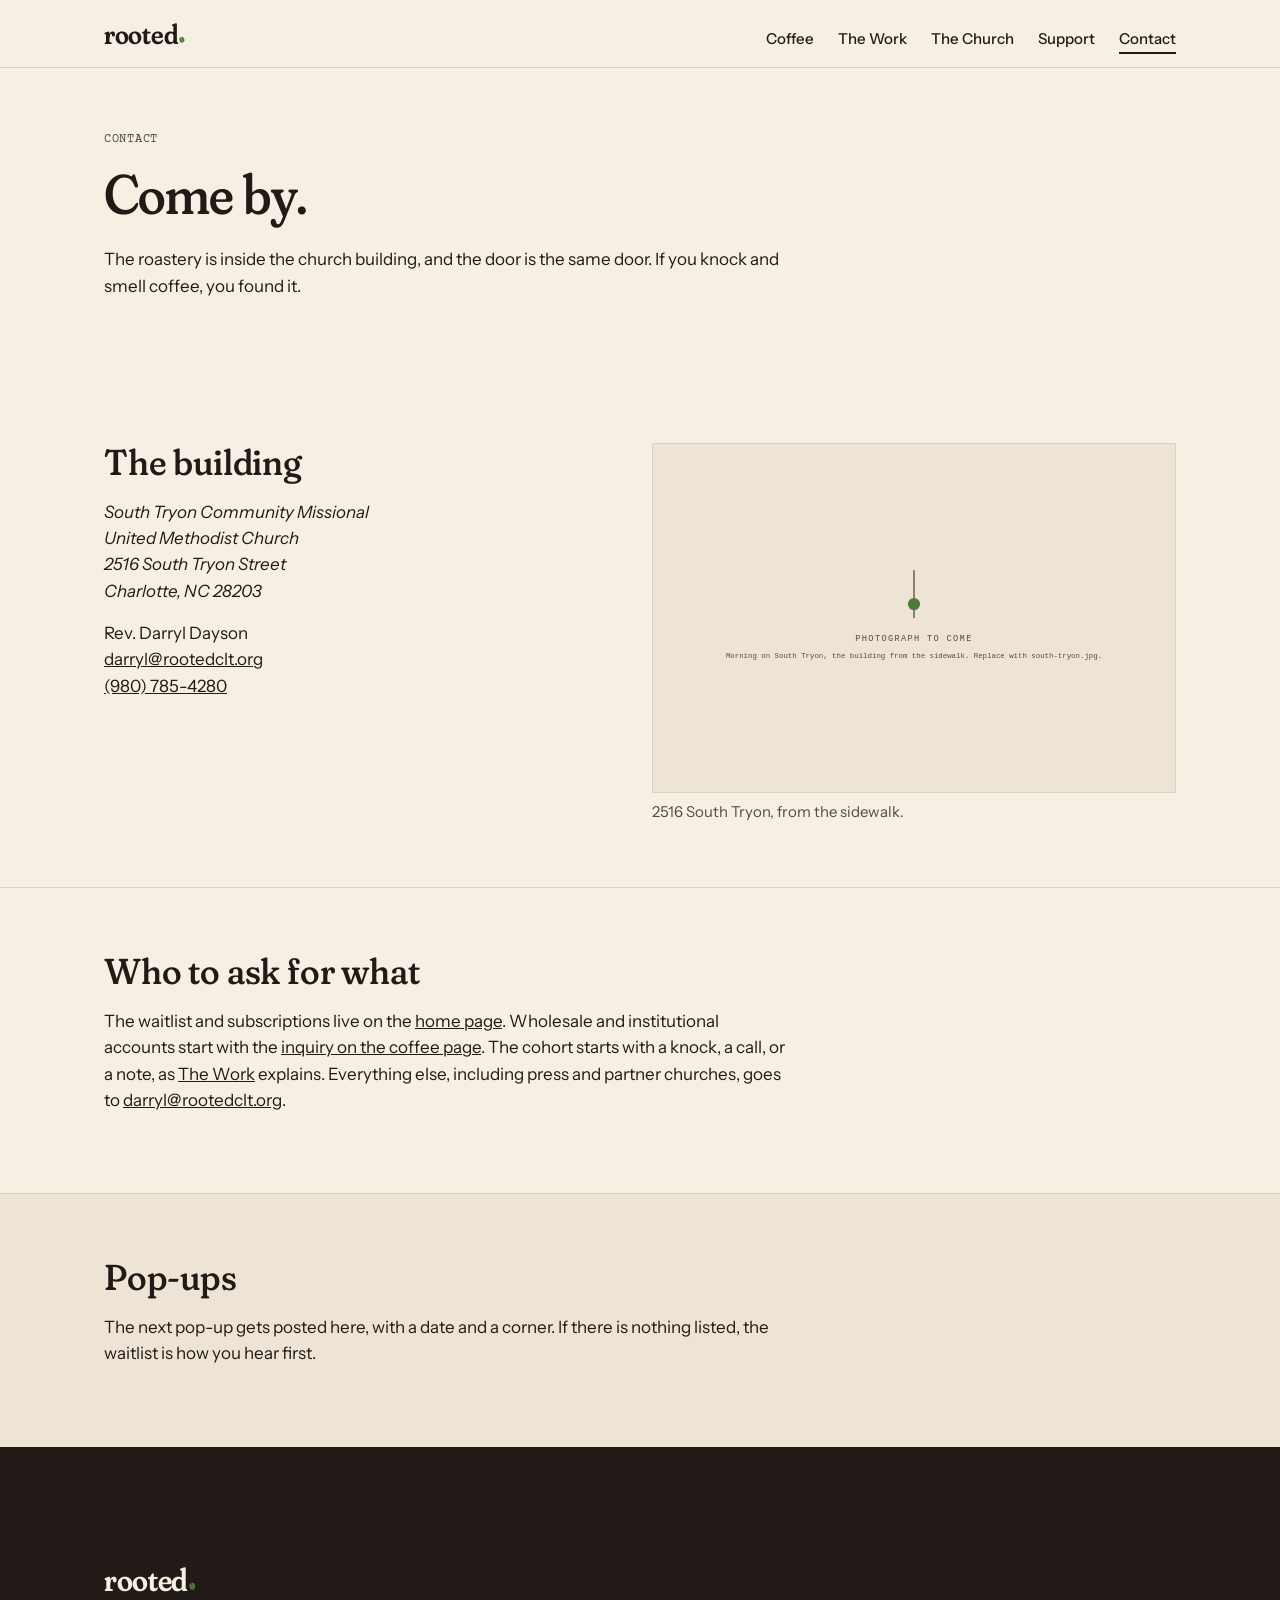
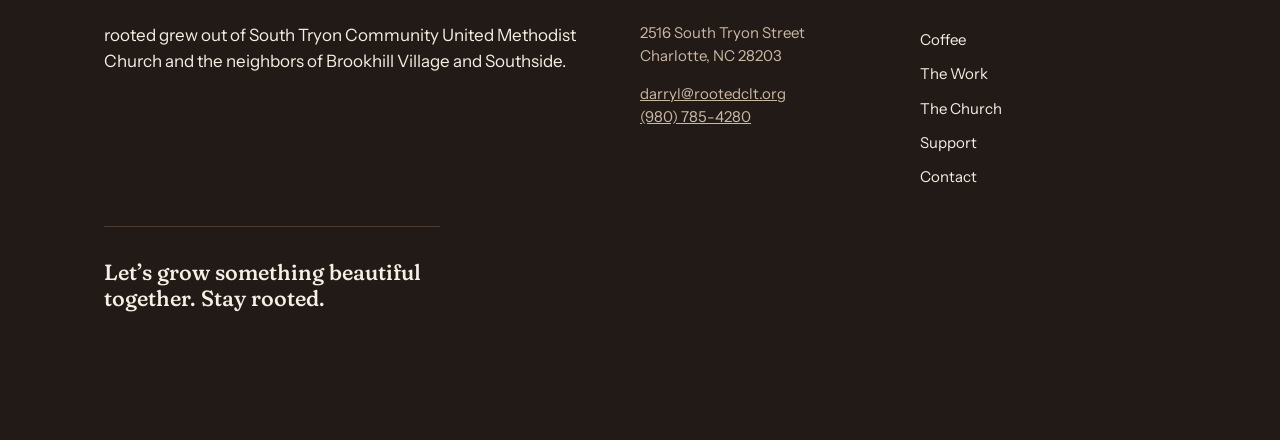
<file: contact.html>
<!doctype html>
<html lang="en">
<head>
<meta charset="utf-8">
<meta name="viewport" content="width=device-width, initial-scale=1">
<title>Contact — rooted.</title>
<meta name="description" content="Come by 2516 South Tryon Street, Charlotte. Write to darryl@rootedclt.org or call (980) 785-4280.">
<link rel="icon" href="rooted-favicon.svg" type="image/svg+xml">
<link rel="stylesheet" href="rooted-fonts.css">
<link rel="stylesheet" href="rooted-tokens.css">
<link rel="stylesheet" href="rooted-site.css">
<script src="rooted-site.js" defer></script>
</head>
<body>
<a class="skip" href="#main">Skip to content</a>

<header class="site-head">
  <div class="shell">
    <a class="wm" href="index.html" aria-label="rooted. — home">rooted<span class="dot"><svg class="bean" viewBox="0 0 100 130" aria-hidden="true" focusable="false"><defs><mask id="bean-1"><rect width="100" height="130" fill="#fff"/><path d="M50,16 Q43,65 50,114" fill="none" stroke="#000" stroke-width="6" stroke-linecap="round" transform="rotate(-12 50 65)"/></mask></defs><ellipse cx="50" cy="65" rx="44" ry="52" fill="currentColor" mask="url(#bean-1)" transform="rotate(-12 50 65)"/></svg><span class="vh">.</span></span></a>
    <nav class="site-nav" aria-label="Site">
      <ul>
        <li><a href="coffee.html">Coffee</a></li>
        <li><a href="work.html">The Work</a></li>
        <li><a href="church.html">The Church</a></li>
        <li><a href="support.html">Support</a></li>
        <li><a href="contact.html" aria-current="page">Contact</a></li>
      </ul>
    </nav>
  </div>
</header>

<main id="main">

  <section class="page-head" aria-label="Contact">
    <div class="shell">
      <p class="label rise">Contact</p>
      <h1 class="rise d1">Come by.</h1>
      <p class="rise d2" style="margin-top: var(--s-6);">The roastery is inside the church building, and the door is the same door. If you knock and smell coffee, you found it.</p>
    </div>
  </section>

  <section class="band" aria-labelledby="visit-h">
    <div class="shell">
      <div class="cols-media">
        <div class="reveal">
          <h2 id="visit-h">The building</h2>
          <address style="margin-top: var(--s-4);">
            <p>South Tryon Community Missional<br>United Methodist Church<br>2516 South Tryon Street<br>Charlotte, NC 28203</p>
          </address>
          <p>Rev. Darryl Dayson<br>
            <a href="mailto:darryl@rootedclt.org">darryl@rootedclt.org</a><br>
            <a href="tel:+19807854280">(980) 785-4280</a></p>
        </div>
        <figure class="reveal">
          <img class="photo" src="photo-south-tryon.svg" width="1200" height="800"
               alt="Placeholder: the church building from the sidewalk on South Tryon Street." loading="lazy">
          <figcaption class="small">2516 South Tryon, from the sidewalk.</figcaption>
        </figure>
      </div>
    </div>
  </section>

  <section class="band" aria-labelledby="which-h">
    <div class="shell">
      <h2 id="which-h">Who to ask for what</h2>
      <p style="margin-top: var(--s-4);">The waitlist and subscriptions live on the <a href="index.html#waitlist">home page</a>. Wholesale and institutional accounts start with the <a href="coffee.html#wholesale">inquiry on the coffee page</a>. The cohort starts with a knock, a call, or a note, as <a href="work.html">The Work</a> explains. Everything else, including press and partner churches, goes to <a href="mailto:darryl@rootedclt.org">darryl@rootedclt.org</a>.</p>
    </div>
  </section>

  <section class="band band--alt" aria-labelledby="popup-h">
    <div class="shell">
      <h2 id="popup-h">Pop-ups</h2>
      <!-- Post the next pop-up here as a dated one-liner in the log face, e.g.:
           <p class="log">Sat 14 Sep · South End Market · 9am until the coffee runs out</p>
           Keep past dates; the list becomes a record of where we have been. -->
      <p style="margin-top: var(--s-4);">The next pop-up gets posted here, with a date and a corner. If there is nothing listed, the waitlist is how you hear first.</p>
    </div>
  </section>

</main>

<footer class="site-foot band" data-theme="dark">
  <div class="shell">
    <a class="wm" href="index.html" aria-label="rooted. — home">rooted<span class="dot"><svg class="bean" viewBox="0 0 100 130" aria-hidden="true" focusable="false"><defs><mask id="bean-2"><rect width="100" height="130" fill="#fff"/><path d="M50,16 Q43,65 50,114" fill="none" stroke="#000" stroke-width="6" stroke-linecap="round" transform="rotate(-12 50 65)"/></mask></defs><ellipse cx="50" cy="65" rx="44" ry="52" fill="currentColor" mask="url(#bean-2)" transform="rotate(-12 50 65)"/></svg><span class="vh">.</span></span></a>
    <div class="foot-grid">
      <div>
        <p>rooted grew out of South Tryon Community United Methodist Church and the neighbors of Brookhill Village and Southside.</p>
      </div>
      <address>
        <p class="small">2516 South Tryon Street<br>Charlotte, NC 28203</p>
        <p class="small"><a href="mailto:darryl@rootedclt.org">darryl@rootedclt.org</a><br><a href="tel:+19807854280">(980) 785-4280</a></p>
      </address>
      <nav class="foot-nav" aria-label="Footer">
        <ul>
          <li><a href="coffee.html">Coffee</a></li>
          <li><a href="work.html">The Work</a></li>
          <li><a href="church.html">The Church</a></li>
          <li><a href="support.html">Support</a></li>
          <li><a href="contact.html">Contact</a></li>
        </ul>
      </nav>
    </div>
    <p class="signoff">Let&rsquo;s grow something beautiful together. Stay rooted.</p>
    <!-- Legal entity name goes here once the structure is decided.
         Deliberately blank until then. Do not add a placeholder name. -->
  </div>
</footer>

</body>
</html>
</file>
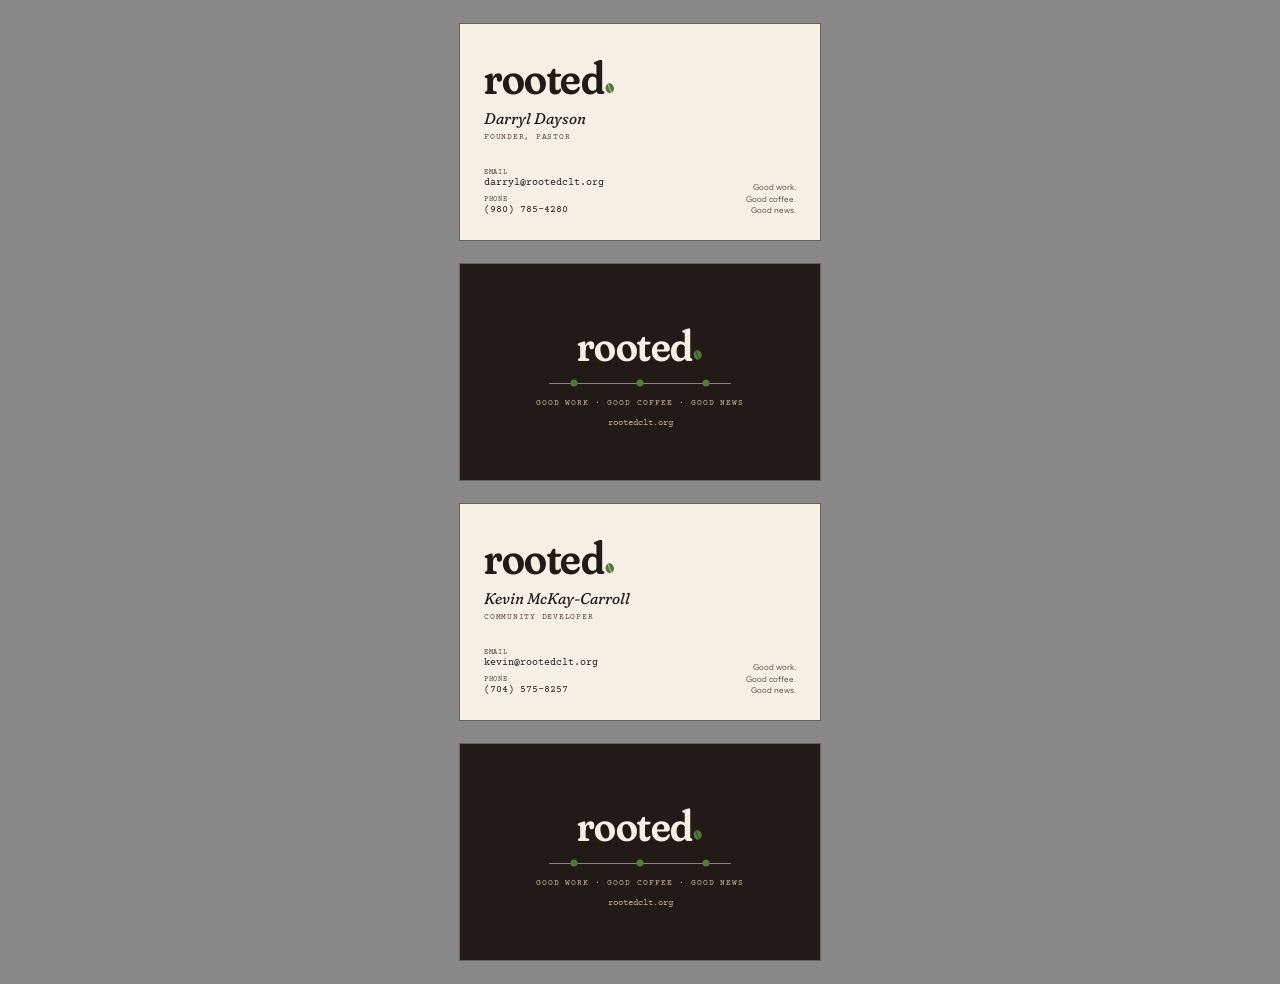
<file: rooted-card.html>
<!doctype html>
<html lang="en">
<head>
<meta charset="utf-8">
<title>rooted. — business card (print master)</title>
<!-- Print master for the standard 3.5in x 2in business card.
     Each .card below is the full-bleed size, 3.75in x 2.25in
     (1/8in bleed on every side); the trim box is centered.
     Front: the bag front, as a card. Back: the spine.
     Generate the print PDF from this file (Chromium print to PDF,
     background graphics ON, paper size 3.75in x 2.25in). -->
<link rel="stylesheet" href="rooted-fonts.css">
<link rel="stylesheet" href="rooted-tokens.css">
<style>
  * { box-sizing: border-box; margin: 0; padding: 0; }
  html { background: #888; }
  body { font-family: var(--font-body); }
  @page { size: 3.75in 2.25in; margin: 0; }

  .card {
    width: 3.75in; height: 2.25in;
    position: relative; overflow: hidden;
    page-break-after: always;
  }
  @media screen { .card { margin: 24px auto; box-shadow: 0 0 0 1px #666; } }

  /* Safe area: 1/8in bleed + 1/8in safety = 0.25in from the bleed edge. */
  .safe { position: absolute; inset: 0.25in; }

  .wm {
    font-family: var(--font-display);
    font-variation-settings: var(--wordmark-axes);
    font-weight: 600; letter-spacing: -0.01em; line-height: 1;
  }

  /* ---------- FRONT: Paper, the bag front ---------- */
  .front { background: var(--paper); color: var(--roast); }
  .front .wm { font-size: 46px; }
  .front .wm .dot { color: var(--green); }
  .front .name {
    font-family: var(--font-display); font-style: italic;
    font-variation-settings: "opsz" 36, "wght" 400, "SOFT" 100, "WONK" 0;
    font-size: 15.5px; line-height: 1.2;
    margin-top: 9px;
  }
  .front .role {
    font-family: var(--font-label);
    font-size: 7.5px; letter-spacing: 0.1em; text-transform: uppercase;
    color: var(--bark); margin-top: 4px;
  }
  .front .contact { position: absolute; left: 0; bottom: 0; }
  .front .contact .k {
    display: block; font-family: var(--font-label);
    font-size: 6.5px; letter-spacing: 0.1em; text-transform: uppercase;
    color: var(--bark); margin-bottom: 1px;
  }
  .front .contact .v {
    font-family: var(--font-label); font-size: 9.5px; line-height: 1.3;
    color: var(--roast); margin-bottom: 6px; display: block;
  }
  .front .contact .v:last-child { margin-bottom: 0; }
  .front .tag {
    position: absolute; right: 0; bottom: 0; text-align: right;
    font-family: var(--font-body); font-size: 8px; line-height: 1.4;
    color: var(--bark);
  }

  /* ---------- BACK: Roast, the spine ---------- */
  .back { background: var(--roast); color: var(--paper); }
  .back .safe {
    display: flex; flex-direction: column;
    align-items: center; justify-content: center; gap: 10px;
  }
  .back .wm { font-size: 44px; color: var(--paper); }
  .back .wm .dot { color: var(--green); }
  .back .spine { width: 1.9in; height: 12px; position: relative; }
  .back .spine .line {
    position: absolute; left: 0; right: 0; top: 50%; height: 1px;
    background: var(--paper); opacity: 0.5;
  }
  .back .spine .n {
    position: absolute; top: 50%; transform: translate(-50%, -50%);
    width: 7px; height: 7px; border-radius: 50%; background: var(--green);
  }
  .back .tagline {
    font-family: var(--font-label); font-size: 8px;
    letter-spacing: 0.12em; text-transform: uppercase; color: var(--chaff);
  }
  .back .url {
    font-family: var(--font-label); font-size: 8.5px; color: var(--chaff);
  }
.wm .bean { display: inline-block; width: .208em; height: .27em; vertical-align: baseline; margin-left: .015em; }
.vh { display: inline-block; width: 0; overflow: hidden; vertical-align: baseline; }
</style>
</head>
<body>

<div class="card front">
  <div class="safe">
    <div class="wm">rooted<span class="dot"><svg class="bean" viewBox="0 0 100 130" aria-hidden="true" focusable="false"><defs><mask id="bean-1"><rect width="100" height="130" fill="#fff"/><path d="M50,16 Q43,65 50,114" fill="none" stroke="#000" stroke-width="6" stroke-linecap="round" transform="rotate(-12 50 65)"/></mask></defs><ellipse cx="50" cy="65" rx="44" ry="52" fill="currentColor" mask="url(#bean-1)" transform="rotate(-12 50 65)"/></svg><span class="vh">.</span></span></div>
    <div class="name">Darryl Dayson</div>
    <div class="role">Founder, Pastor</div>
    <div class="contact">
      <span class="k">Email</span>
      <span class="v">darryl@rootedclt.org</span>
      <span class="k">Phone</span>
      <span class="v">(980) 785-4280</span>
    </div>
    <div class="tag">Good work.<br>Good coffee.<br>Good news.</div>
  </div>
</div>

<div class="card back">
  <div class="safe">
    <div class="wm">rooted<span class="dot"><svg class="bean" viewBox="0 0 100 130" aria-hidden="true" focusable="false"><defs><mask id="bean-2"><rect width="100" height="130" fill="#fff"/><path d="M50,16 Q43,65 50,114" fill="none" stroke="#000" stroke-width="6" stroke-linecap="round" transform="rotate(-12 50 65)"/></mask></defs><ellipse cx="50" cy="65" rx="44" ry="52" fill="currentColor" mask="url(#bean-2)" transform="rotate(-12 50 65)"/></svg><span class="vh">.</span></span></div>
    <div class="spine">
      <span class="line"></span>
      <span class="n" style="left: 14%"></span>
      <span class="n" style="left: 50%"></span>
      <span class="n" style="left: 86%"></span>
    </div>
    <div class="tagline">Good work &middot; Good coffee &middot; Good news</div>
    <div class="url">rootedclt.org</div>
  </div>
</div>

<!-- ============ KEVIN McKAY-CARROLL ============ -->
<div class="card front">
  <div class="safe">
    <div class="wm">rooted<span class="dot"><svg class="bean" viewBox="0 0 100 130" aria-hidden="true" focusable="false"><defs><mask id="bean-3"><rect width="100" height="130" fill="#fff"/><path d="M50,16 Q43,65 50,114" fill="none" stroke="#000" stroke-width="6" stroke-linecap="round" transform="rotate(-12 50 65)"/></mask></defs><ellipse cx="50" cy="65" rx="44" ry="52" fill="currentColor" mask="url(#bean-3)" transform="rotate(-12 50 65)"/></svg><span class="vh">.</span></span></div>
    <div class="name">Kevin McKay-Carroll</div>
    <div class="role">Community Developer</div>
    <div class="contact">
      <span class="k">Email</span>
      <span class="v">kevin@rootedclt.org</span>
      <span class="k">Phone</span>
      <span class="v">(704) 575-8257</span>
    </div>
    <div class="tag">Good work.<br>Good coffee.<br>Good news.</div>
  </div>
</div>

<div class="card back">
  <div class="safe">
    <div class="wm">rooted<span class="dot"><svg class="bean" viewBox="0 0 100 130" aria-hidden="true" focusable="false"><defs><mask id="bean-4"><rect width="100" height="130" fill="#fff"/><path d="M50,16 Q43,65 50,114" fill="none" stroke="#000" stroke-width="6" stroke-linecap="round" transform="rotate(-12 50 65)"/></mask></defs><ellipse cx="50" cy="65" rx="44" ry="52" fill="currentColor" mask="url(#bean-4)" transform="rotate(-12 50 65)"/></svg><span class="vh">.</span></span></div>
    <div class="spine">
      <span class="line"></span>
      <span class="n" style="left: 14%"></span>
      <span class="n" style="left: 50%"></span>
      <span class="n" style="left: 86%"></span>
    </div>
    <div class="tagline">Good work &middot; Good coffee &middot; Good news</div>
    <div class="url">rootedclt.org</div>
  </div>
</div>

</body>
</html>
</file>
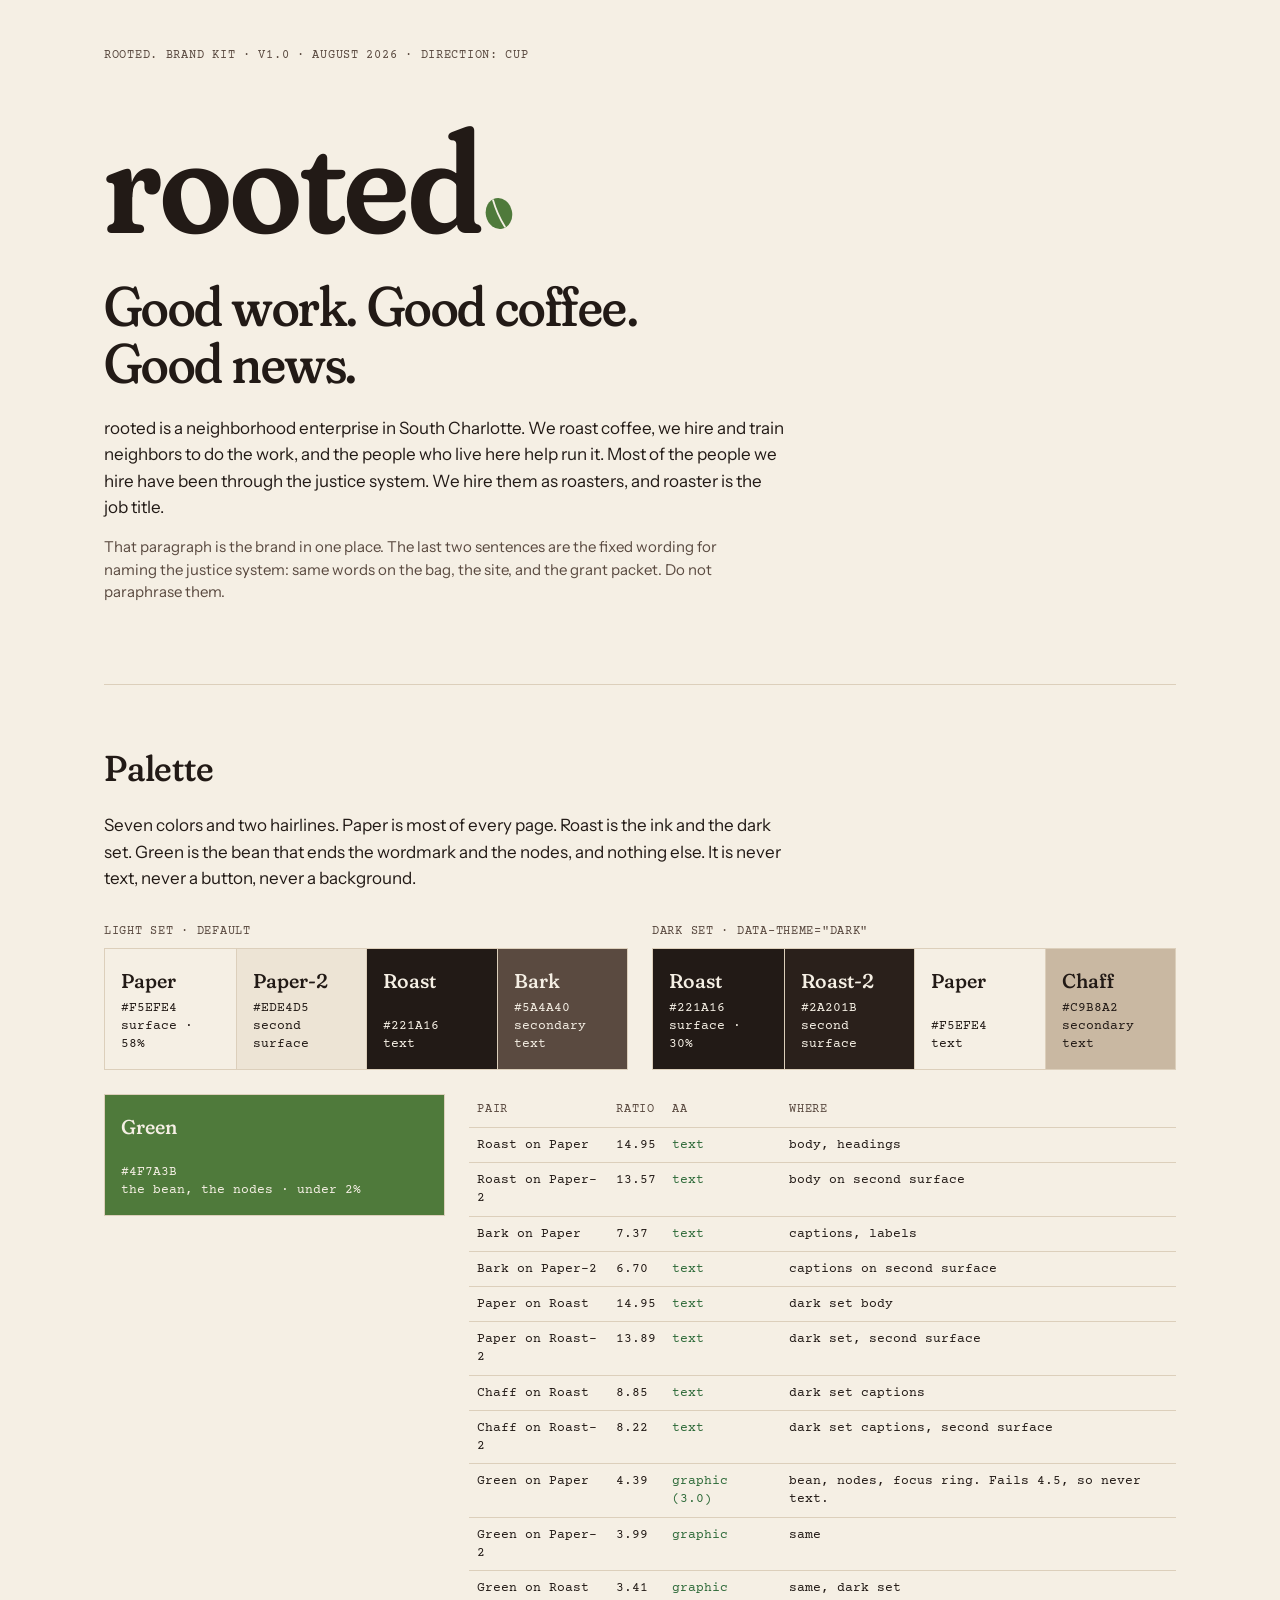
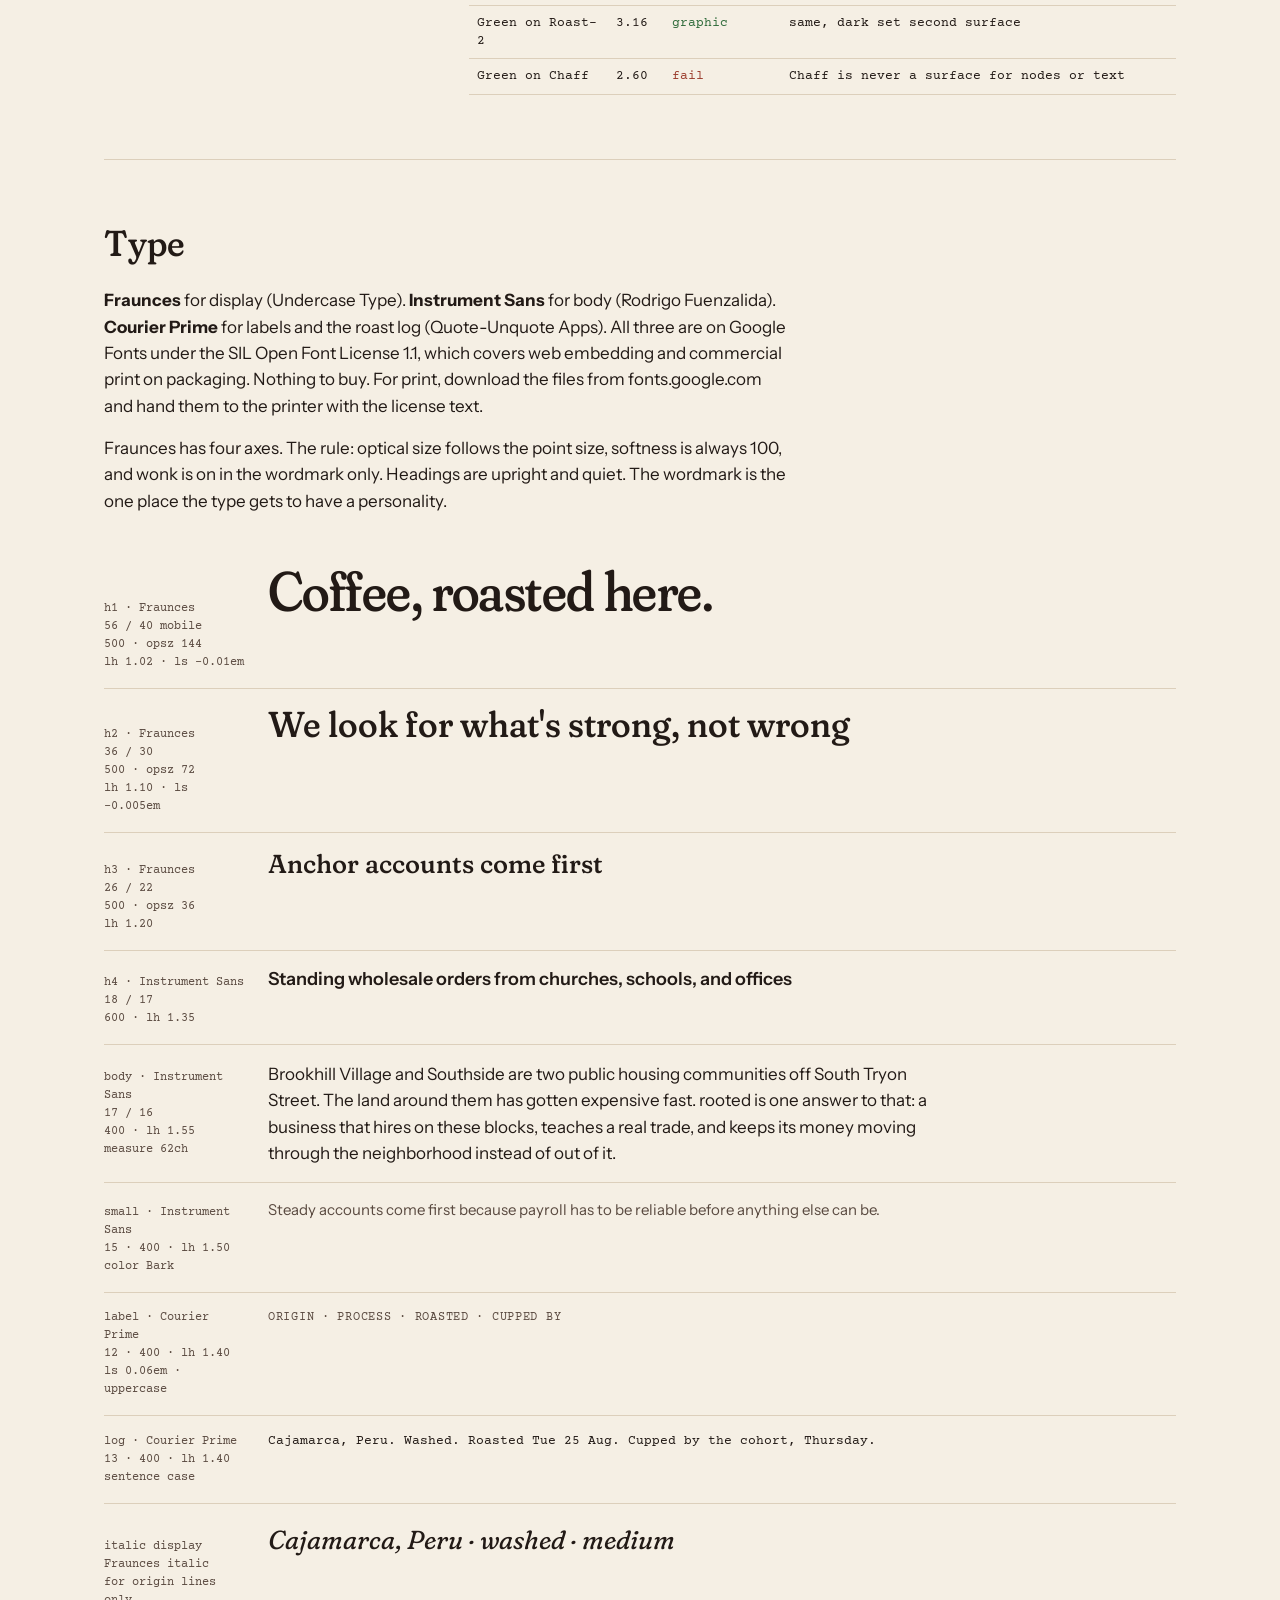
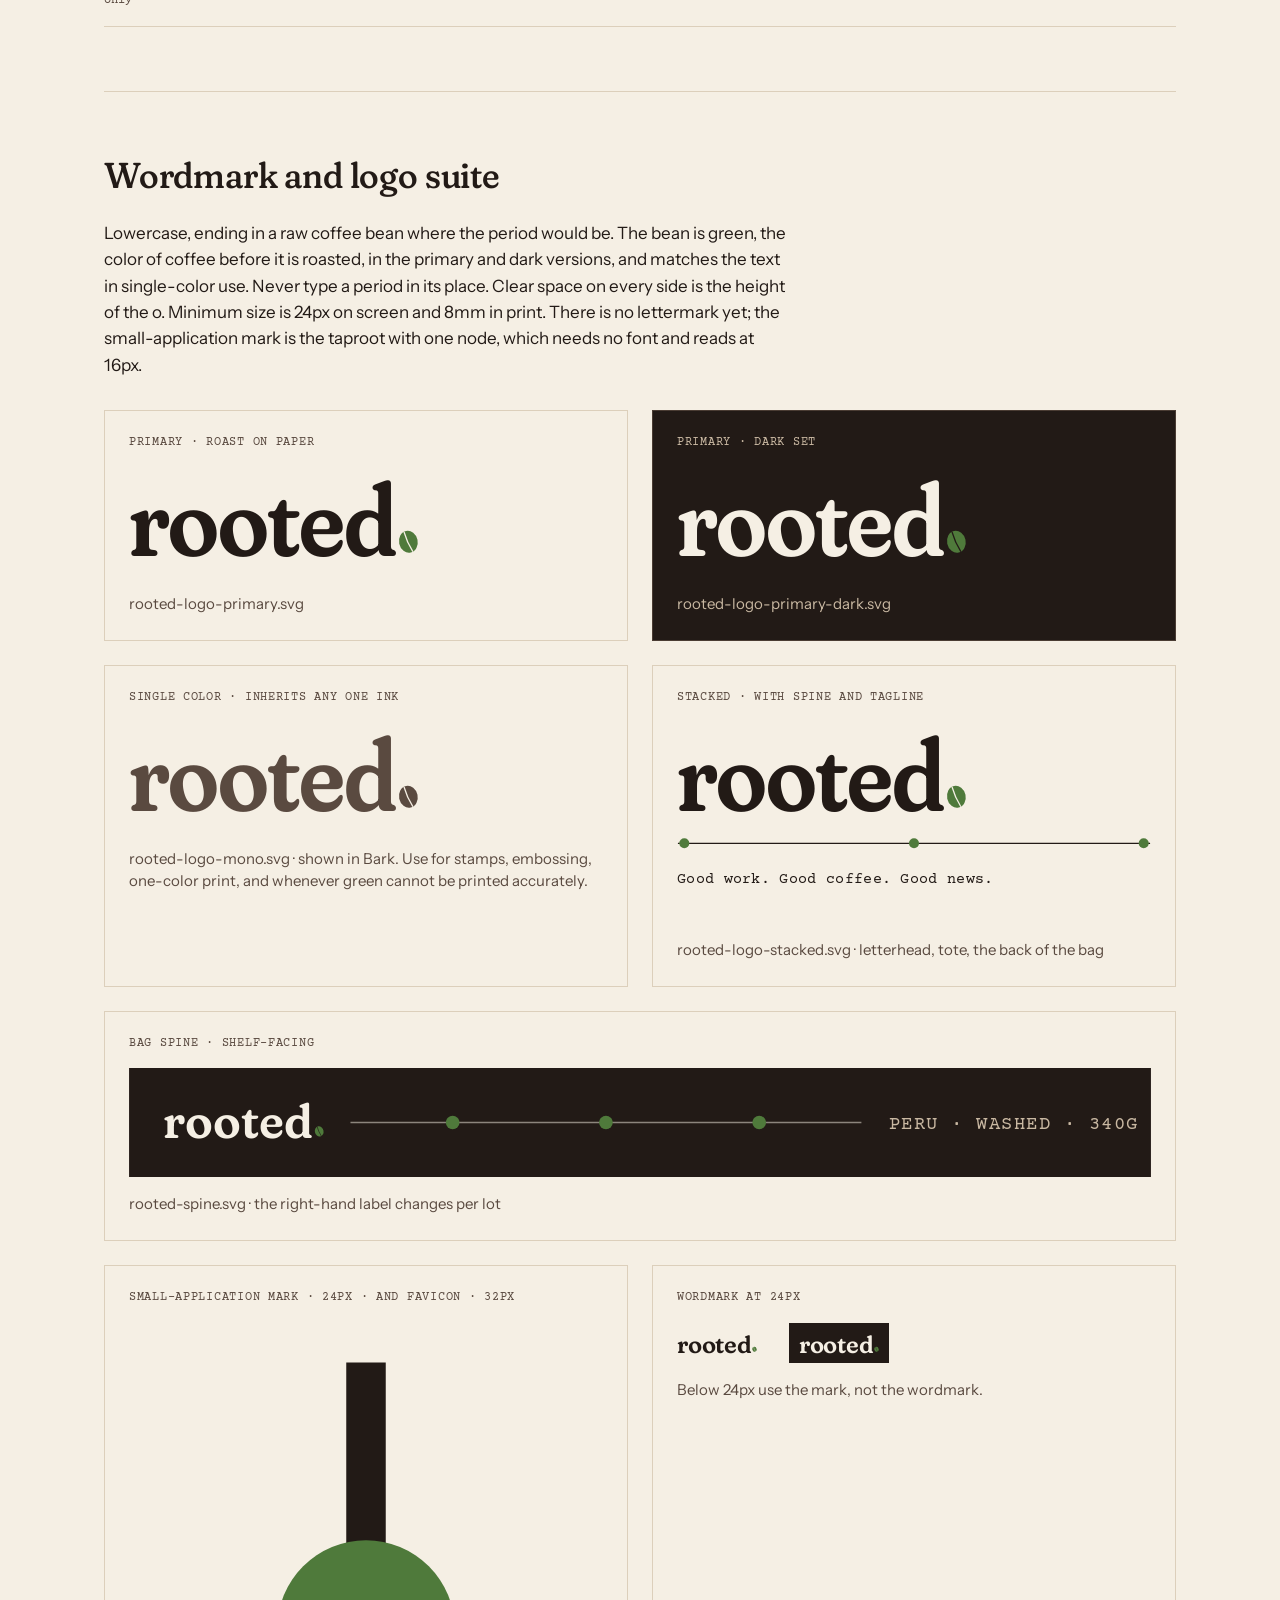
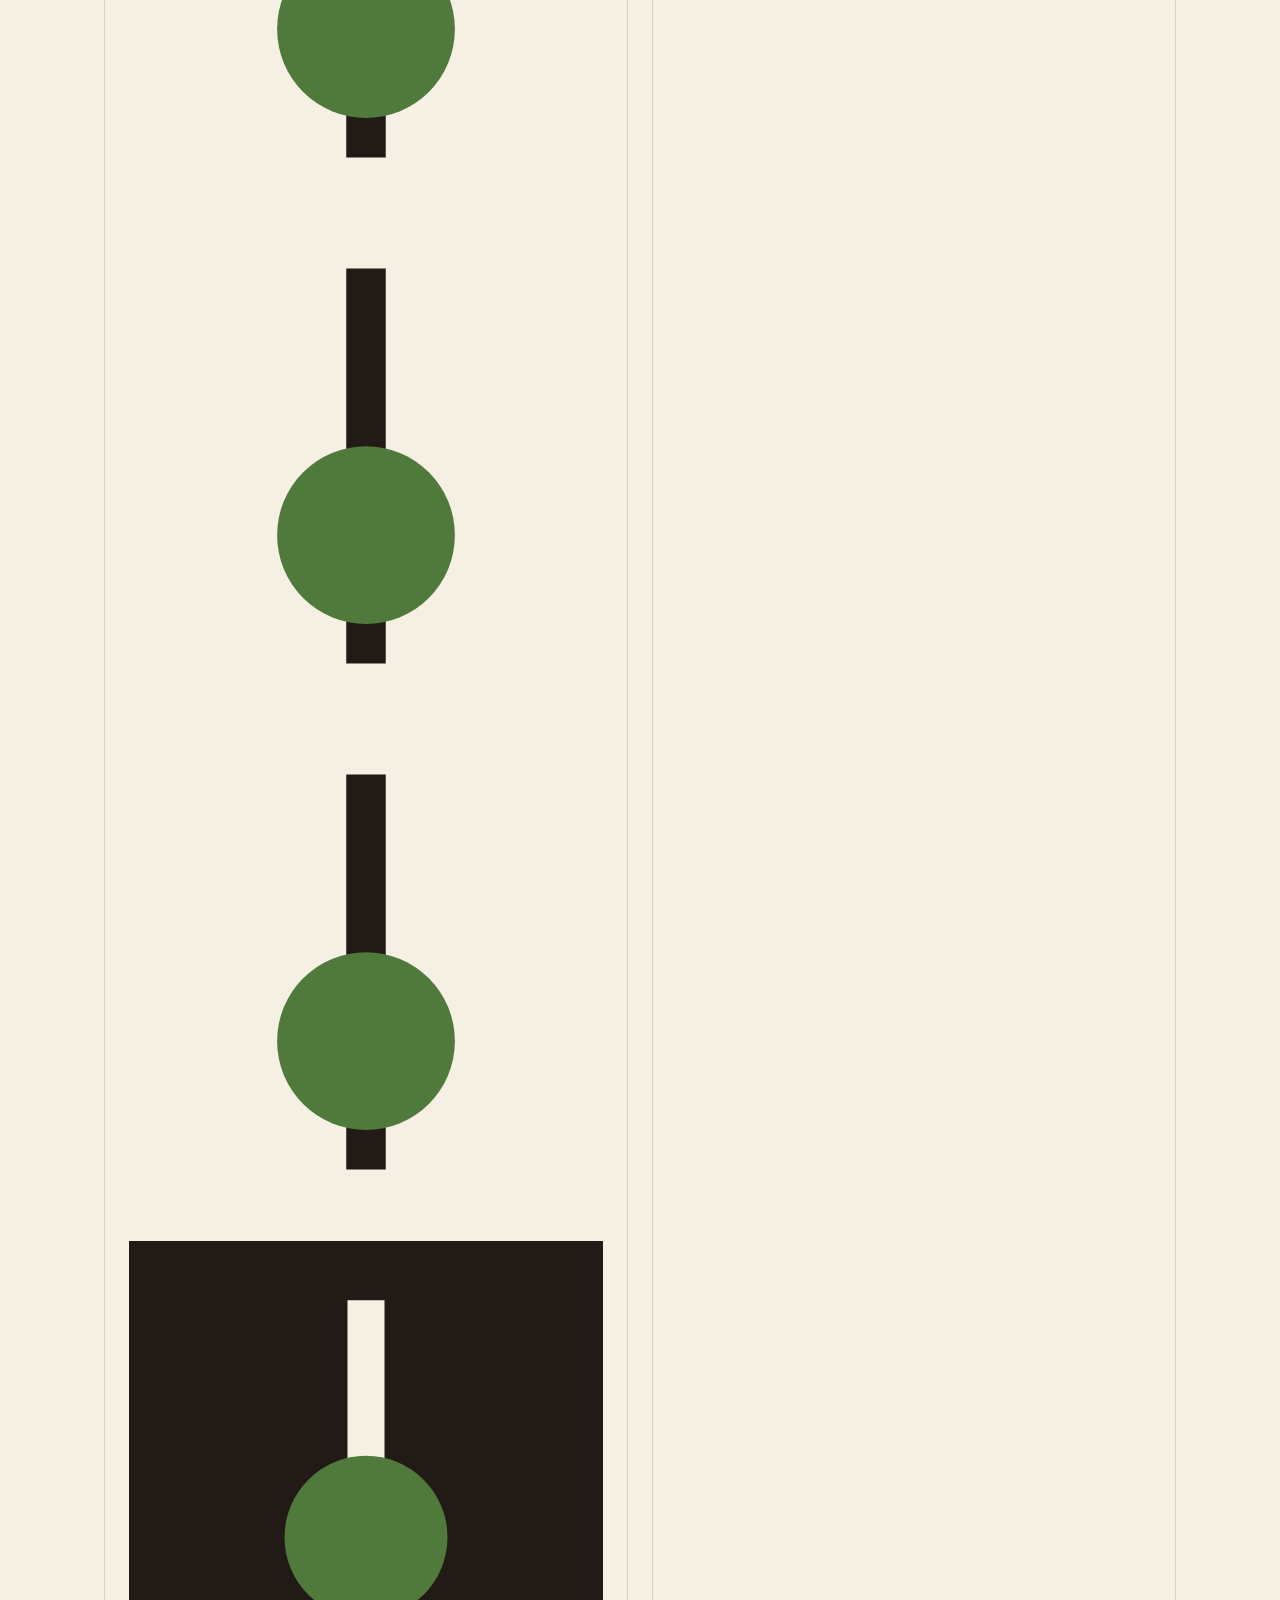
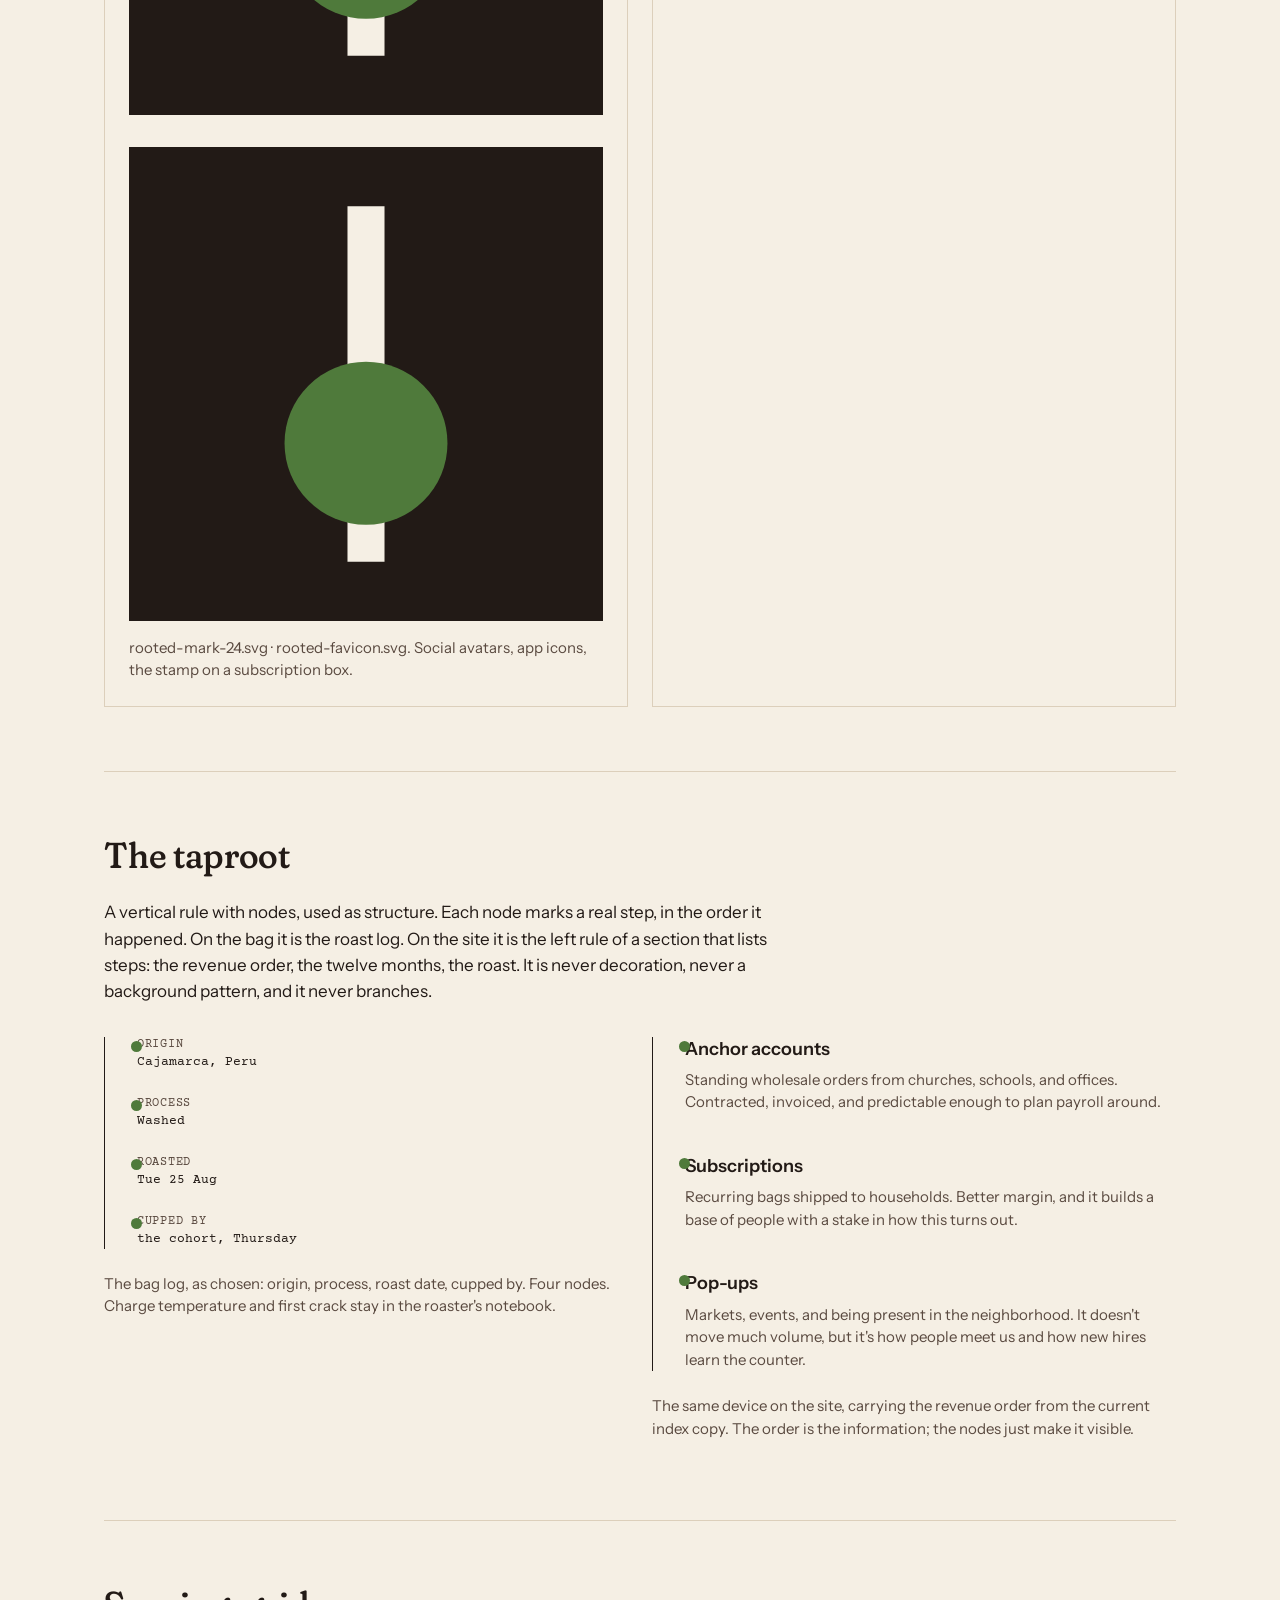
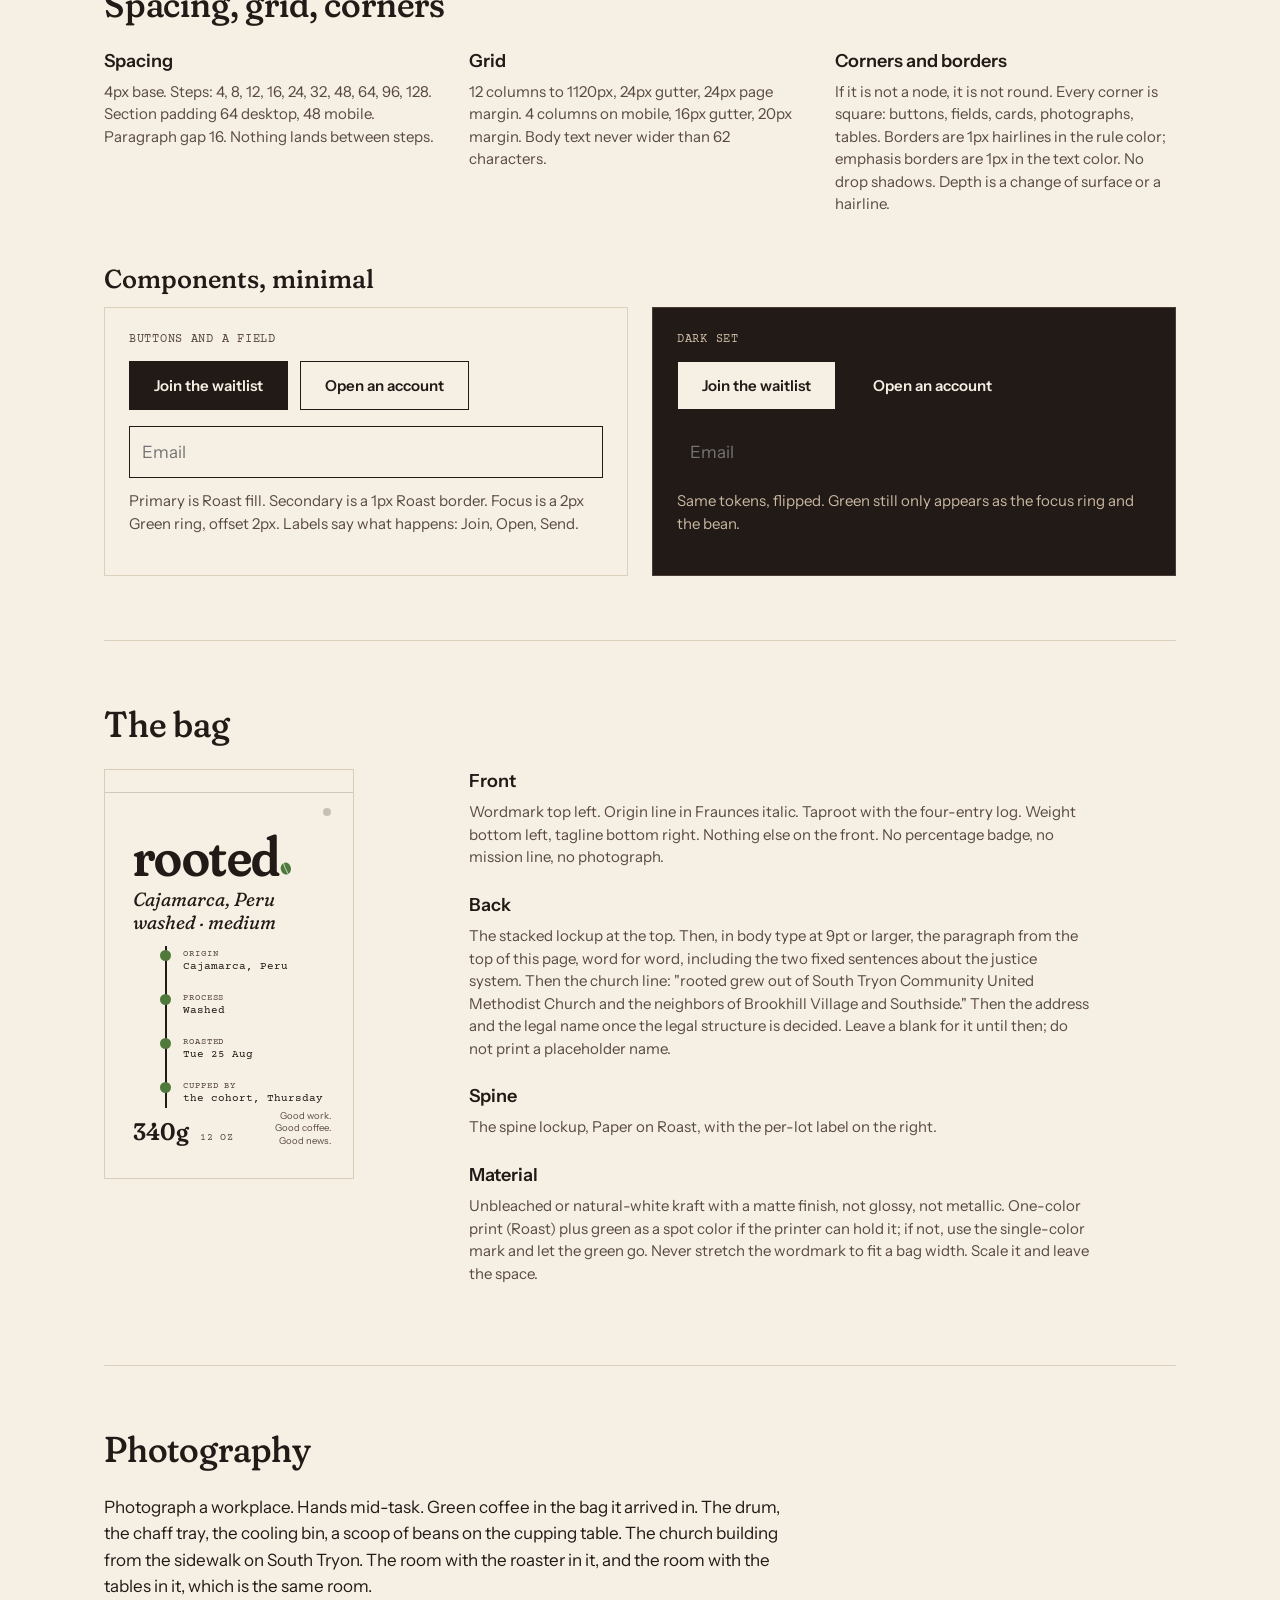
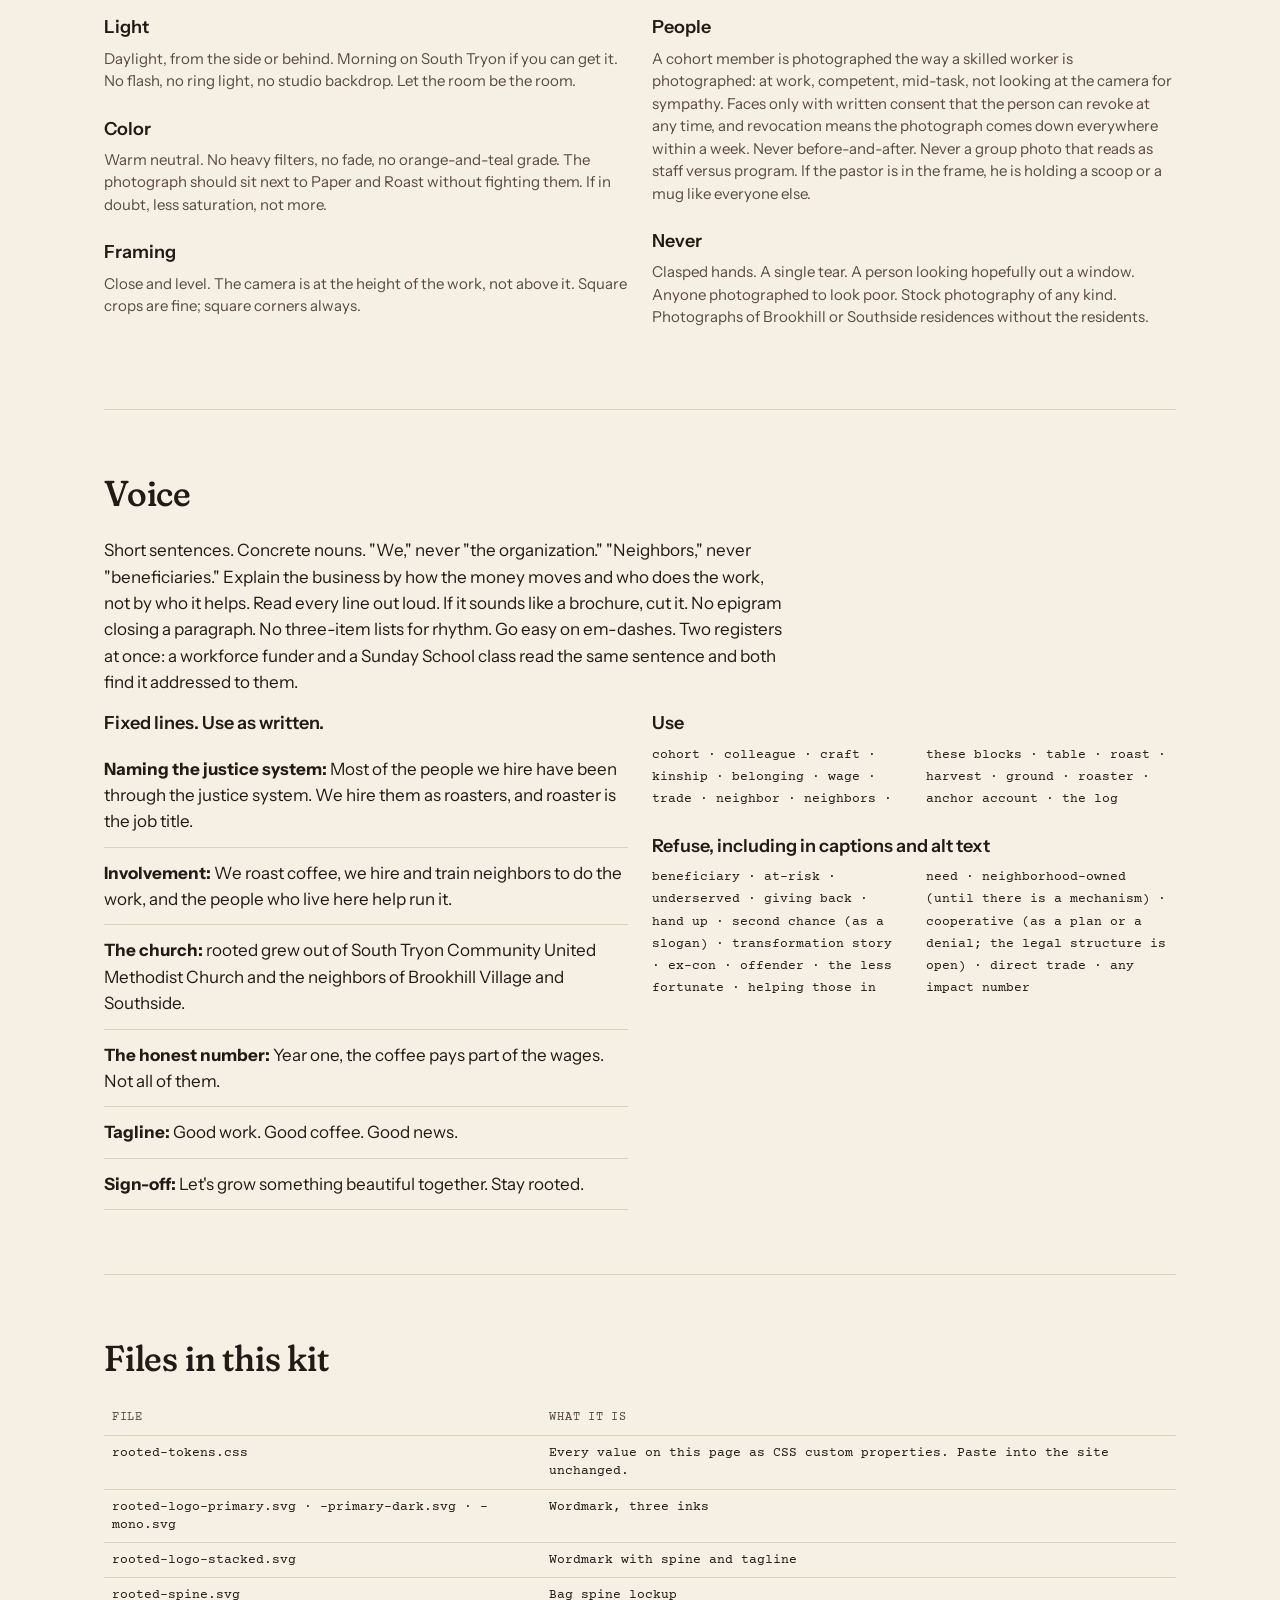
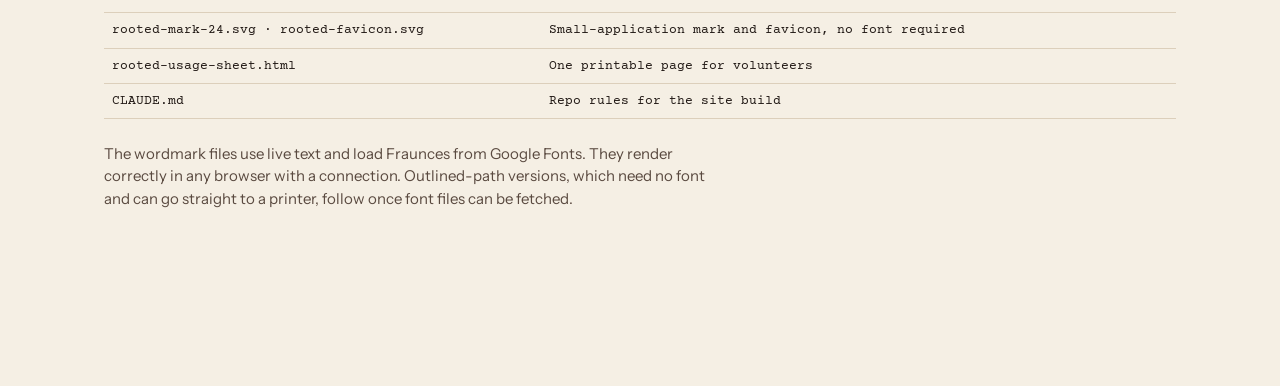
<file: rooted-kit.html>
<!doctype html>
<html lang="en">
<head>
<meta charset="utf-8">
<meta name="viewport" content="width=device-width, initial-scale=1">
<title>rooted. — Brand kit v1.0</title>
<link rel="preconnect" href="https://fonts.googleapis.com">
<link href="https://fonts.googleapis.com/css2?family=Fraunces:ital,opsz,wght,SOFT,WONK@0,9..144,300..700,0..100,0..1;1,9..144,300..700,0..100,0..1&family=Instrument+Sans:ital,wght@0,400;0,500;0,600;1,400&family=Courier+Prime:wght@400;700&display=swap" rel="stylesheet">
<style>
/* rooted. design tokens — v1.0, August 2026
   Direction: Cup. Paste into the site build unchanged.
   Fonts: Fraunces, Instrument Sans, Courier Prime (all SIL OFL 1.1, Google Fonts).
   Contrast ratios below were computed, not estimated. Text pairs pass WCAG AA (4.5).
   Green is a mark, never text. */

:root {
  /* ---- Palette, named by what it is ---- */
  --roast:   #221A16;  /* ink; dark surface.            Paper on Roast 14.95 */
  --roast-2: #2A201B;  /* second dark surface.          Paper on Roast-2 13.89 */
  --bark:    #5A4A40;  /* secondary text on light.      Bark on Paper 7.37, on Paper-2 6.70 */
  --chaff:   #C9B8A2;  /* secondary text on dark.       Chaff on Roast 8.85, on Roast-2 8.22 */
  --paper:   #F5EFE4;  /* light surface; the bag.       Roast on Paper 14.95 */
  --paper-2: #EDE4D5;  /* second light surface.         Roast on Paper-2 13.57 */
  --green:   #4F7A3B;  /* the bean (the wordmark's period). the nodes. never text.
                          Green on Paper 4.39, on Paper-2 3.99, on Roast 3.41, on Roast-2 3.16 (graphic, 3.0) */
  --rule-light: #DCCFBB; /* hairline rules on Paper */
  --rule-dark:  #4A3C33; /* hairline rules on Roast */

  /* Usage ratio across a page, roughly: Paper 58, Roast 30, Bark/Chaff 10, Green under 2. */

  /* ---- Light set (default) ---- */
  --surface:    var(--paper);
  --surface-2:  var(--paper-2);
  --text:       var(--roast);
  --text-2:     var(--bark);
  --rule:       var(--rule-light);
  --node:       var(--green);
  --focus:      var(--green);

  /* ---- Type families ---- */
  --font-display: "Fraunces", "Iowan Old Style", Georgia, serif;
  --font-body:    "Instrument Sans", "Helvetica Neue", Arial, sans-serif;
  --font-label:   "Courier Prime", "Courier New", monospace;

  /* Fraunces axes. WONK is on in the wordmark only. */
  --display-axes:  "opsz" 144, "wght" 500, "SOFT" 100, "WONK" 0;
  --wordmark-axes: "opsz" 144, "wght" 600, "SOFT" 100, "WONK" 1;

  /* ---- Type scale (desktop / mobile) ---- */
  --h1-size: 3.5rem;    --h1-size-m: 2.5rem;   --h1-lh: 1.02; --h1-ls: -0.01em;  --h1-wght: 500; --h1-opsz: 144;
  --h2-size: 2.25rem;   --h2-size-m: 1.875rem; --h2-lh: 1.10; --h2-ls: -0.005em; --h2-wght: 500; --h2-opsz: 72;
  --h3-size: 1.625rem;  --h3-size-m: 1.375rem; --h3-lh: 1.20; --h3-ls: 0;        --h3-wght: 500; --h3-opsz: 36;
  --h4-size: 1.125rem;  --h4-size-m: 1.0625rem;--h4-lh: 1.35; --h4-ls: 0;        --h4-wght: 600; /* Instrument Sans */
  --body-size: 1.0625rem; --body-size-m: 1rem; --body-lh: 1.55; --body-ls: 0;    --body-wght: 400;
  --small-size: 0.9375rem; --small-lh: 1.50;   --small-ls: 0;                     --small-wght: 400;
  --label-size: 0.75rem;   --label-lh: 1.40;   --label-ls: 0.06em;                --label-wght: 400; /* Courier Prime, uppercase */
  --log-size:   0.8125rem; --log-lh: 1.40;     --log-ls: 0;                       --log-wght: 400;   /* Courier Prime, sentence case */

  --measure: 62ch;   /* body text never wider than this */

  /* ---- Spacing, 4px base ---- */
  --s-1: 0.25rem;  /* 4  */
  --s-2: 0.5rem;   /* 8  */
  --s-3: 0.75rem;  /* 12 */
  --s-4: 1rem;     /* 16 */
  --s-6: 1.5rem;   /* 24 */
  --s-8: 2rem;     /* 32 */
  --s-12: 3rem;    /* 48 */
  --s-16: 4rem;    /* 64 */
  --s-24: 6rem;    /* 96 */
  --s-32: 8rem;    /* 128 */

  /* ---- Grid ---- */
  --page-max: 1120px;
  --page-margin: 1.5rem;     /* 24 desktop */
  --page-margin-m: 1.25rem;  /* 20 mobile */
  --gutter: 1.5rem;          /* 24 desktop */
  --gutter-m: 1rem;          /* 16 mobile */
  --cols: 12;                /* 4 on mobile */

  /* ---- Radius and border policy, stated as a rule ----
     If it is not a node, it is not round.
     Every corner in the system is square: buttons, fields, cards, photographs, tables.
     The only round shapes are the node, which is a circle, and the bean that
     ends the wordmark.
     Borders are 1px hairlines in --rule; emphasis borders are 1px in --text.
     No drop shadows. Depth is a change of surface (Paper to Paper-2) or a hairline. */
  --radius: 0;
  --radius-node: 50%;
  --border: 1px solid var(--rule);
  --border-strong: 1px solid var(--text);
  --node-size: 0.6875rem;   /* 11px */
  --spine-width: 1.5px;

  /* ---- Focus ---- */
  --focus-ring: 2px solid var(--focus);
  --focus-offset: 2px;

  /* ---- Motion ---- */
  --ease: cubic-bezier(.2,.7,.2,1);
  --dur: 160ms;
}

/* Dark set. Apply to <body data-theme="dark"> or any container. */
[data-theme="dark"] {
  --surface:   var(--roast);
  --surface-2: var(--roast-2);
  --text:      var(--paper);
  --text-2:    var(--chaff);
  --rule:      var(--rule-dark);
  --node:      var(--green);
  --focus:     var(--green);
}

@media (prefers-reduced-motion: reduce) {
  :root { --dur: 0ms; }
}

.wm .bean { display: inline-block; width: .208em; height: .27em; vertical-align: baseline; margin-left: .015em; }
.vh { display: inline-block; width: 0; overflow: hidden; vertical-align: baseline; }
</style>
<style>
  *{box-sizing:border-box;margin:0;padding:0}
  html{background:var(--surface);color:var(--text)}
  body{font-family:var(--font-body);font-size:var(--body-size);line-height:var(--body-lh)}
  .page{max-width:var(--page-max);margin:0 auto;padding:var(--s-12) var(--page-margin) var(--s-24)}
  h1,h2,h3{font-family:var(--font-display);font-variation-settings:var(--display-axes);font-weight:500}
  h1{font-size:var(--h1-size);line-height:var(--h1-lh);letter-spacing:var(--h1-ls)}
  h2{font-size:var(--h2-size);line-height:var(--h2-lh);letter-spacing:var(--h2-ls);font-variation-settings:"opsz" 72,"wght" 500,"SOFT" 100,"WONK" 0;margin:0 0 var(--s-6)}
  h3{font-size:var(--h3-size);line-height:var(--h3-lh);font-variation-settings:"opsz" 36,"wght" 500,"SOFT" 100,"WONK" 0;margin:var(--s-8) 0 var(--s-3)}
  h4{font-family:var(--font-body);font-size:var(--h4-size);line-height:var(--h4-lh);font-weight:600;margin:var(--s-6) 0 var(--s-2)}
  p{max-width:var(--measure);margin-bottom:var(--s-4)}
  .small{font-size:var(--small-size);line-height:var(--small-lh);color:var(--text-2)}
  .label{font-family:var(--font-label);font-size:var(--label-size);line-height:var(--label-lh);letter-spacing:var(--label-ls);text-transform:uppercase;color:var(--text-2)}
  .log{font-family:var(--font-label);font-size:var(--log-size);line-height:var(--log-lh)}
  section{padding:var(--s-16) 0;border-top:var(--border)}
  section:first-of-type{border-top:0;padding-top:0}
  .wm{font-family:var(--font-display);font-variation-settings:var(--wordmark-axes);font-weight:600;letter-spacing:-.01em;line-height:1}
  .wm .dot{color:var(--node)}
  .grid{display:grid;grid-template-columns:repeat(12,1fr);gap:var(--gutter)}
  .c6{grid-column:span 6}.c4{grid-column:span 4}.c3{grid-column:span 3}.c8{grid-column:span 8}.c12{grid-column:span 12}
  .box{border:var(--border);padding:var(--s-6);background:var(--surface)}
  .box.alt{background:var(--surface-2)}
  [data-theme="dark"].box{background:var(--surface);color:var(--text);border-color:var(--rule)}
  table{width:100%;border-collapse:collapse;font-family:var(--font-label);font-size:var(--log-size);line-height:var(--log-lh)}
  th,td{text-align:left;padding:var(--s-2) var(--s-2);border-bottom:var(--border);vertical-align:top}
  th{font-weight:400;text-transform:uppercase;letter-spacing:var(--label-ls);font-size:var(--label-size);color:var(--text-2)}
  .pass{color:#2f6b3a}.fail{color:#9a3b2b}
  .sw{padding:var(--s-4);min-height:120px;display:flex;flex-direction:column;justify-content:space-between}
  .sw .n{font-family:var(--font-display);font-variation-settings:"opsz" 36,"wght" 500,"SOFT" 100,"WONK" 0;font-size:1.25rem}
  .pal{display:grid;grid-template-columns:repeat(4,1fr);border:var(--border)}
  .pal .sw+.sw{border-left:var(--border)}
  .scale .row{display:grid;grid-template-columns:140px 1fr;gap:var(--s-6);align-items:baseline;padding:var(--s-4) 0;border-bottom:var(--border)}
  .scale .meta{font-family:var(--font-label);font-size:var(--label-size);color:var(--text-2);line-height:1.5}
  .logos{display:grid;grid-template-columns:1fr 1fr;gap:var(--gutter)}
  .logos .box{display:flex;flex-direction:column;gap:var(--s-4)}
  .logos svg{width:100%;height:auto;display:block}
  .clear{position:relative;display:inline-block;padding:0}
  .clear .o{position:absolute;inset:0;border:1px dashed var(--node);pointer-events:none}
  .btn{display:inline-block;font-family:var(--font-body);font-weight:600;font-size:var(--small-size);padding:var(--s-3) var(--s-6);border:var(--border-strong);background:var(--text);color:var(--surface);text-decoration:none;cursor:pointer;border-radius:var(--radius)}
  .btn.secondary{background:transparent;color:var(--text)}
  .btn:focus-visible,.field:focus-visible{outline:var(--focus-ring);outline-offset:var(--focus-offset)}
  .field{font:inherit;padding:var(--s-3);border:var(--border-strong);background:var(--surface);color:var(--text);width:100%;border-radius:var(--radius)}
  .root{position:relative;padding-left:var(--s-8);border-left:var(--spine-width) solid var(--text)}
  .root .node{position:absolute;left:calc(-1 * var(--node-size) / 2 - var(--spine-width) / 2);width:var(--node-size);height:var(--node-size);border-radius:var(--radius-node);background:var(--node)}
  .root .entry{position:relative;padding:0 0 var(--s-6)}
  .root .entry:last-child{padding-bottom:0}
  .refuse,.use{columns:2;column-gap:var(--gutter);font-family:var(--font-label);font-size:var(--log-size);line-height:1.7}
  .dont{list-style:none;padding:0}
  .dont li{padding:var(--s-3) 0;border-bottom:var(--border)}
  .bag{width:250px;height:410px;background:var(--paper);position:relative;color:var(--roast);border:1px solid #d9cdb9}
  .bag::before{content:"";position:absolute;left:0;right:0;top:0;height:22px;border-bottom:1px solid rgba(34,26,22,.18)}
  .bag .valve{position:absolute;right:22px;top:38px;width:8px;height:8px;border-radius:50%;background:rgba(34,26,22,.22)}
  .bag .bwm{position:absolute;left:28px;top:50px;font-size:56px}
  .bag .origin{position:absolute;left:28px;top:118px;font-family:var(--font-display);font-variation-settings:"opsz" 36,"wght" 400,"SOFT" 100,"WONK" 0;font-size:19px;line-height:1.2;font-style:italic}
  .bag .bspine{position:absolute;left:60px;top:176px;bottom:70px;width:1.5px;background:var(--roast)}
  .bag .bn{position:absolute;left:55px;width:11px;height:11px;border-radius:50%;background:var(--green)}
  .bag .bl{position:absolute;left:78px;font-family:var(--font-label);font-size:11px;line-height:1.35;width:150px}
  .bag .bl .k{display:block;font-size:9px;letter-spacing:.1em;text-transform:uppercase;color:var(--bark)}
  .bag .wt{position:absolute;left:28px;bottom:28px;font-family:var(--font-display);font-variation-settings:"opsz" 72,"wght" 600,"SOFT" 100,"WONK" 0;font-size:24px}
  .bag .wt small{font-family:var(--font-label);font-size:10px;letter-spacing:.08em;margin-left:6px;color:var(--bark)}
  .bag .tag{position:absolute;right:22px;bottom:30px;text-align:right;font-family:var(--font-body);font-size:9.5px;line-height:1.35;color:var(--bark);max-width:86px}
  @media (max-width:820px){
    h1{font-size:var(--h1-size-m)}h2{font-size:var(--h2-size-m)}h3{font-size:var(--h3-size-m)}body{font-size:var(--body-size-m)}
    .page{padding-left:var(--page-margin-m);padding-right:var(--page-margin-m)}
    .grid{grid-template-columns:repeat(4,1fr);gap:var(--gutter-m)}.c6,.c4,.c3,.c8{grid-column:span 4}
    .pal{grid-template-columns:repeat(2,1fr)}.logos{grid-template-columns:1fr}.refuse,.use{columns:1}
    .scale .row{grid-template-columns:1fr}
  }
</style>
</head>
<body>
<div class="page">

<section>
  <div class="label">rooted. brand kit · v1.0 · August 2026 · direction: Cup</div>
  <div class="wm" style="font-size:clamp(4rem,14vw,9rem);margin:var(--s-6) 0">rooted<span class="dot"><svg class="bean" viewBox="0 0 100 130" aria-hidden="true" focusable="false"><defs><mask id="bean-h-1"><rect width="100" height="130" fill="#fff"/><path d="M50,16 Q43,65 50,114" fill="none" stroke="#000" stroke-width="6" stroke-linecap="round" transform="rotate(-12 50 65)"/></mask></defs><ellipse cx="50" cy="65" rx="44" ry="52" fill="currentColor" mask="url(#bean-h-1)" transform="rotate(-12 50 65)"/></svg><span class="vh">.</span></span></div>
  <h1 style="max-width:18ch">Good work. Good coffee. Good news.</h1>
  <p style="margin-top:var(--s-6)">rooted is a neighborhood enterprise in South Charlotte. We roast coffee, we hire and train neighbors to do the work, and the people who live here help run it. Most of the people we hire have been through the justice system. We hire them as roasters, and roaster is the job title.</p>
  <p class="small">That paragraph is the brand in one place. The last two sentences are the fixed wording for naming the justice system: same words on the bag, the site, and the grant packet. Do not paraphrase them.</p>
</section>

<section id="palette">
  <h2>Palette</h2>
  <p>Seven colors and two hairlines. Paper is most of every page. Roast is the ink and the dark set. Green is the bean that ends the wordmark and the nodes, and nothing else. It is never text, never a button, never a background.</p>
  <div class="grid" style="margin-top:var(--s-8)">
    <div class="c6">
      <div class="label" style="margin-bottom:var(--s-2)">Light set · default</div>
      <div class="pal">
        <div class="sw" style="background:#F5EFE4;color:#221A16"><div class="n">Paper</div><div class="log">#F5EFE4<br>surface · 58%</div></div>
        <div class="sw" style="background:#EDE4D5;color:#221A16"><div class="n">Paper-2</div><div class="log">#EDE4D5<br>second surface</div></div>
        <div class="sw" style="background:#221A16;color:#F5EFE4"><div class="n">Roast</div><div class="log">#221A16<br>text</div></div>
        <div class="sw" style="background:#5A4A40;color:#F5EFE4"><div class="n">Bark</div><div class="log">#5A4A40<br>secondary text</div></div>
      </div>
    </div>
    <div class="c6">
      <div class="label" style="margin-bottom:var(--s-2)">Dark set · data-theme="dark"</div>
      <div class="pal">
        <div class="sw" style="background:#221A16;color:#F5EFE4"><div class="n">Roast</div><div class="log">#221A16<br>surface · 30%</div></div>
        <div class="sw" style="background:#2A201B;color:#F5EFE4"><div class="n">Roast-2</div><div class="log">#2A201B<br>second surface</div></div>
        <div class="sw" style="background:#F5EFE4;color:#221A16"><div class="n">Paper</div><div class="log">#F5EFE4<br>text</div></div>
        <div class="sw" style="background:#C9B8A2;color:#221A16"><div class="n">Chaff</div><div class="log">#C9B8A2<br>secondary text</div></div>
      </div>
    </div>
    <div class="c4">
      <div class="pal" style="grid-template-columns:1fr">
        <div class="sw" style="background:#4F7A3B;color:#F5EFE4;min-height:120px"><div class="n">Green</div><div class="log">#4F7A3B<br>the bean, the nodes · under 2%</div></div>
      </div>
    </div>
    <div class="c8">
      <table>
        <tr><th>Pair</th><th>Ratio</th><th>AA</th><th>Where</th></tr>
        <tr><td>Roast on Paper</td><td>14.95</td><td class="pass">text</td><td>body, headings</td></tr>
        <tr><td>Roast on Paper-2</td><td>13.57</td><td class="pass">text</td><td>body on second surface</td></tr>
        <tr><td>Bark on Paper</td><td>7.37</td><td class="pass">text</td><td>captions, labels</td></tr>
        <tr><td>Bark on Paper-2</td><td>6.70</td><td class="pass">text</td><td>captions on second surface</td></tr>
        <tr><td>Paper on Roast</td><td>14.95</td><td class="pass">text</td><td>dark set body</td></tr>
        <tr><td>Paper on Roast-2</td><td>13.89</td><td class="pass">text</td><td>dark set, second surface</td></tr>
        <tr><td>Chaff on Roast</td><td>8.85</td><td class="pass">text</td><td>dark set captions</td></tr>
        <tr><td>Chaff on Roast-2</td><td>8.22</td><td class="pass">text</td><td>dark set captions, second surface</td></tr>
        <tr><td>Green on Paper</td><td>4.39</td><td class="pass">graphic (3.0)</td><td>bean, nodes, focus ring. Fails 4.5, so never text.</td></tr>
        <tr><td>Green on Paper-2</td><td>3.99</td><td class="pass">graphic</td><td>same</td></tr>
        <tr><td>Green on Roast</td><td>3.41</td><td class="pass">graphic</td><td>same, dark set</td></tr>
        <tr><td>Green on Roast-2</td><td>3.16</td><td class="pass">graphic</td><td>same, dark set second surface</td></tr>
        <tr><td>Green on Chaff</td><td>2.60</td><td class="fail">fail</td><td>Chaff is never a surface for nodes or text</td></tr>
      </table>
    </div>
  </div>
</section>

<section id="type">
  <h2>Type</h2>
  <p><strong>Fraunces</strong> for display (Undercase Type). <strong>Instrument Sans</strong> for body (Rodrigo Fuenzalida). <strong>Courier Prime</strong> for labels and the roast log (Quote-Unquote Apps). All three are on Google Fonts under the SIL Open Font License 1.1, which covers web embedding and commercial print on packaging. Nothing to buy. For print, download the files from fonts.google.com and hand them to the printer with the license text.</p>
  <p>Fraunces has four axes. The rule: optical size follows the point size, softness is always 100, and wonk is on in the wordmark only. Headings are upright and quiet. The wordmark is the one place the type gets to have a personality.</p>
  <div class="scale" style="margin-top:var(--s-8)">
    <div class="row"><div class="meta">h1 · Fraunces<br>56 / 40 mobile<br>500 · opsz 144<br>lh 1.02 · ls −0.01em</div><div style="font-family:var(--font-display);font-variation-settings:var(--display-axes);font-size:var(--h1-size);line-height:var(--h1-lh);letter-spacing:var(--h1-ls)">Coffee, roasted here.</div></div>
    <div class="row"><div class="meta">h2 · Fraunces<br>36 / 30<br>500 · opsz 72<br>lh 1.10 · ls −0.005em</div><div style="font-family:var(--font-display);font-variation-settings:'opsz' 72,'wght' 500,'SOFT' 100,'WONK' 0;font-size:var(--h2-size);line-height:var(--h2-lh)">We look for what's strong, not wrong</div></div>
    <div class="row"><div class="meta">h3 · Fraunces<br>26 / 22<br>500 · opsz 36<br>lh 1.20</div><div style="font-family:var(--font-display);font-variation-settings:'opsz' 36,'wght' 500,'SOFT' 100,'WONK' 0;font-size:var(--h3-size);line-height:var(--h3-lh)">Anchor accounts come first</div></div>
    <div class="row"><div class="meta">h4 · Instrument Sans<br>18 / 17<br>600 · lh 1.35</div><div style="font-weight:600;font-size:var(--h4-size);line-height:var(--h4-lh)">Standing wholesale orders from churches, schools, and offices</div></div>
    <div class="row"><div class="meta">body · Instrument Sans<br>17 / 16<br>400 · lh 1.55<br>measure 62ch</div><div style="max-width:var(--measure)">Brookhill Village and Southside are two public housing communities off South Tryon Street. The land around them has gotten expensive fast. rooted is one answer to that: a business that hires on these blocks, teaches a real trade, and keeps its money moving through the neighborhood instead of out of it.</div></div>
    <div class="row"><div class="meta">small · Instrument Sans<br>15 · 400 · lh 1.50<br>color Bark</div><div class="small" style="max-width:var(--measure)">Steady accounts come first because payroll has to be reliable before anything else can be.</div></div>
    <div class="row"><div class="meta">label · Courier Prime<br>12 · 400 · lh 1.40<br>ls 0.06em · uppercase</div><div class="label">Origin · Process · Roasted · Cupped by</div></div>
    <div class="row"><div class="meta">log · Courier Prime<br>13 · 400 · lh 1.40<br>sentence case</div><div class="log">Cajamarca, Peru. Washed. Roasted Tue 25 Aug. Cupped by the cohort, Thursday.</div></div>
    <div class="row"><div class="meta">italic display<br>Fraunces italic<br>for origin lines only</div><div style="font-family:var(--font-display);font-variation-settings:'opsz' 36,'wght' 400,'SOFT' 100,'WONK' 0;font-style:italic;font-size:var(--h3-size)">Cajamarca, Peru · washed · medium</div></div>
  </div>
</section>

<section id="logo">
  <h2>Wordmark and logo suite</h2>
  <p>Lowercase, ending in a raw coffee bean where the period would be. The bean is green, the color of coffee before it is roasted, in the primary and dark versions, and matches the text in single-color use. Never type a period in its place. Clear space on every side is the height of the o. Minimum size is 24px on screen and 8mm in print. There is no lettermark yet; the small-application mark is the taproot with one node, which needs no font and reads at 16px.</p>
  <div class="logos" style="margin-top:var(--s-8)">
    <div class="box"><div class="label">Primary · Roast on Paper</div>
      <svg viewBox="0 0 520 120" xmlns="http://www.w3.org/2000/svg"><text x="0" y="96" font-size="112" letter-spacing="-1" fill="#221A16" style="font-family:var(--font-display);font-variation-settings:'opsz' 144,'wght' 600,'SOFT' 100,'WONK' 1;font-weight:600">rooted</text><g transform="translate(294.84 65.76) scale(0.23262)"><defs><mask id="bean-s-1"><rect width="100" height="130" fill="#fff"/><path d="M50,16 Q43,65 50,114" fill="none" stroke="#000" stroke-width="6" stroke-linecap="round" transform="rotate(-12 50 65)"/></mask></defs><ellipse cx="50" cy="65" rx="44" ry="52" fill="#4F7A3B" mask="url(#bean-s-1)" transform="rotate(-12 50 65)"/></g></svg>
      <div class="small">rooted-logo-primary.svg</div></div>
    <div class="box" data-theme="dark"><div class="label">Primary · dark set</div>
      <svg viewBox="0 0 520 120" xmlns="http://www.w3.org/2000/svg"><text x="0" y="96" font-size="112" letter-spacing="-1" fill="#F5EFE4" style="font-family:var(--font-display);font-variation-settings:'opsz' 144,'wght' 600,'SOFT' 100,'WONK' 1;font-weight:600">rooted</text><g transform="translate(294.84 65.76) scale(0.23262)"><defs><mask id="bean-s-2"><rect width="100" height="130" fill="#fff"/><path d="M50,16 Q43,65 50,114" fill="none" stroke="#000" stroke-width="6" stroke-linecap="round" transform="rotate(-12 50 65)"/></mask></defs><ellipse cx="50" cy="65" rx="44" ry="52" fill="#4F7A3B" mask="url(#bean-s-2)" transform="rotate(-12 50 65)"/></g></svg>
      <div class="small">rooted-logo-primary-dark.svg</div></div>
    <div class="box"><div class="label">Single color · inherits any one ink</div>
      <svg viewBox="0 0 520 120" xmlns="http://www.w3.org/2000/svg"><text x="0" y="96" font-size="112" letter-spacing="-1" fill="#5A4A40" style="font-family:var(--font-display);font-variation-settings:'opsz' 144,'wght' 600,'SOFT' 100,'WONK' 1;font-weight:600">rooted</text><g transform="translate(294.84 65.76) scale(0.23262)"><defs><mask id="bean-s-3"><rect width="100" height="130" fill="#fff"/><path d="M50,16 Q43,65 50,114" fill="none" stroke="#000" stroke-width="6" stroke-linecap="round" transform="rotate(-12 50 65)"/></mask></defs><ellipse cx="50" cy="65" rx="44" ry="52" fill="#5A4A40" mask="url(#bean-s-3)" transform="rotate(-12 50 65)"/></g></svg>
      <div class="small">rooted-logo-mono.svg · shown in Bark. Use for stamps, embossing, one-color print, and whenever green cannot be printed accurately.</div></div>
    <div class="box"><div class="label">Stacked · with spine and tagline</div>
      <svg viewBox="0 0 520 220" xmlns="http://www.w3.org/2000/svg"><text x="0" y="96" font-size="112" letter-spacing="-1" fill="#221A16" style="font-family:var(--font-display);font-variation-settings:'opsz' 144,'wght' 600,'SOFT' 100,'WONK' 1;font-weight:600">rooted</text><g transform="translate(294.84 65.76) scale(0.23262)"><defs><mask id="bean-s-4"><rect width="100" height="130" fill="#fff"/><path d="M50,16 Q43,65 50,114" fill="none" stroke="#000" stroke-width="6" stroke-linecap="round" transform="rotate(-12 50 65)"/></mask></defs><ellipse cx="50" cy="65" rx="44" ry="52" fill="#4F7A3B" mask="url(#bean-s-4)" transform="rotate(-12 50 65)"/></g><line x1="1" y1="132" x2="519" y2="132" stroke="#221A16" stroke-width="1.5"/><circle cx="8" cy="132" r="5.5" fill="#4F7A3B"/><circle cx="260" cy="132" r="5.5" fill="#4F7A3B"/><circle cx="512" cy="132" r="5.5" fill="#4F7A3B"/><text x="0" y="176" fill="#221A16" style="font-family:var(--font-label);font-size:17px;letter-spacing:.02em">Good work. Good coffee. Good news.</text></svg>
      <div class="small">rooted-logo-stacked.svg · letterhead, tote, the back of the bag</div></div>
    <div class="box c12" style="grid-column:span 2"><div class="label">Bag spine · shelf-facing</div>
      <svg viewBox="0 0 600 64" xmlns="http://www.w3.org/2000/svg"><rect width="600" height="64" fill="#221A16"/><text x="20" y="41" font-size="28" fill="#F5EFE4" style="font-family:var(--font-display);font-variation-settings:'opsz' 36,'wght' 600,'SOFT' 100,'WONK' 1;font-weight:600">rooted</text><g transform="translate(108.72 33.44) scale(0.05815)"><defs><mask id="bean-s-5"><rect width="100" height="130" fill="#fff"/><path d="M50,16 Q43,65 50,114" fill="none" stroke="#000" stroke-width="6" stroke-linecap="round" transform="rotate(-12 50 65)"/></mask></defs><ellipse cx="50" cy="65" rx="44" ry="52" fill="#4F7A3B" mask="url(#bean-s-5)" transform="rotate(-12 50 65)"/></g><line x1="130" y1="32" x2="430" y2="32" stroke="#F5EFE4" stroke-opacity=".5"/><circle cx="190" cy="32" r="4" fill="#4F7A3B"/><circle cx="280" cy="32" r="4" fill="#4F7A3B"/><circle cx="370" cy="32" r="4" fill="#4F7A3B"/><text x="446" y="36" fill="#C9B8A2" style="font-family:var(--font-label);font-size:11px;letter-spacing:.08em;text-transform:uppercase">Peru · washed · 340g</text></svg>
      <div class="small">rooted-spine.svg · the right-hand label changes per lot</div></div>
    <div class="box"><div class="label">Small-application mark · 24px · and favicon · 32px</div>
      <div style="display:flex;gap:var(--s-8);align-items:center;flex-wrap:wrap">
        <svg width="24" height="24" viewBox="0 0 24 24" style="color:#221A16"><line x1="12" y1="2" x2="12" y2="22" stroke="currentColor" stroke-width="2"/><circle cx="12" cy="15.5" r="4.5" fill="#4F7A3B"/></svg>
        <svg width="16" height="16" viewBox="0 0 24 24" style="color:#221A16"><line x1="12" y1="2" x2="12" y2="22" stroke="currentColor" stroke-width="2"/><circle cx="12" cy="15.5" r="4.5" fill="#4F7A3B"/></svg>
        <svg width="48" height="48" viewBox="0 0 24 24" style="color:#221A16"><line x1="12" y1="2" x2="12" y2="22" stroke="currentColor" stroke-width="2"/><circle cx="12" cy="15.5" r="4.5" fill="#4F7A3B"/></svg>
        <svg width="32" height="32" viewBox="0 0 32 32"><rect width="32" height="32" fill="#221A16"/><line x1="16" y1="4" x2="16" y2="28" stroke="#F5EFE4" stroke-width="2.5"/><circle cx="16" cy="20" r="5.5" fill="#4F7A3B"/></svg>
        <svg width="64" height="64" viewBox="0 0 32 32"><rect width="32" height="32" fill="#221A16"/><line x1="16" y1="4" x2="16" y2="28" stroke="#F5EFE4" stroke-width="2.5"/><circle cx="16" cy="20" r="5.5" fill="#4F7A3B"/></svg>
      </div>
      <div class="small">rooted-mark-24.svg · rooted-favicon.svg. Social avatars, app icons, the stamp on a subscription box.</div></div>
    <div class="box"><div class="label">Wordmark at 24px</div>
      <div style="display:flex;gap:var(--s-8);align-items:baseline;flex-wrap:wrap">
        <span class="wm" style="font-size:24px;font-variation-settings:'opsz' 24,'wght' 600,'SOFT' 100,'WONK' 1">rooted<span class="dot"><svg class="bean" viewBox="0 0 100 130" aria-hidden="true" focusable="false"><defs><mask id="bean-h-2"><rect width="100" height="130" fill="#fff"/><path d="M50,16 Q43,65 50,114" fill="none" stroke="#000" stroke-width="6" stroke-linecap="round" transform="rotate(-12 50 65)"/></mask></defs><ellipse cx="50" cy="65" rx="44" ry="52" fill="currentColor" mask="url(#bean-h-2)" transform="rotate(-12 50 65)"/></svg><span class="vh">.</span></span></span>
        <span class="wm" style="font-size:24px;font-variation-settings:'opsz' 24,'wght' 600,'SOFT' 100,'WONK' 1;background:#221A16;color:#F5EFE4;padding:6px 10px">rooted<span class="dot"><svg class="bean" viewBox="0 0 100 130" aria-hidden="true" focusable="false"><defs><mask id="bean-h-3"><rect width="100" height="130" fill="#fff"/><path d="M50,16 Q43,65 50,114" fill="none" stroke="#000" stroke-width="6" stroke-linecap="round" transform="rotate(-12 50 65)"/></mask></defs><ellipse cx="50" cy="65" rx="44" ry="52" fill="currentColor" mask="url(#bean-h-3)" transform="rotate(-12 50 65)"/></svg><span class="vh">.</span></span></span>
      </div>
      <div class="small">Below 24px use the mark, not the wordmark.</div></div>
  </div>
</section>

<section id="taproot">
  <h2>The taproot</h2>
  <p>A vertical rule with nodes, used as structure. Each node marks a real step, in the order it happened. On the bag it is the roast log. On the site it is the left rule of a section that lists steps: the revenue order, the twelve months, the roast. It is never decoration, never a background pattern, and it never branches.</p>
  <div class="grid" style="margin-top:var(--s-8)">
    <div class="c6">
      <div class="root">
        <div class="entry"><span class="node" style="top:4px"></span><div class="label">Origin</div><div class="log">Cajamarca, Peru</div></div>
        <div class="entry"><span class="node" style="top:4px"></span><div class="label">Process</div><div class="log">Washed</div></div>
        <div class="entry"><span class="node" style="top:4px"></span><div class="label">Roasted</div><div class="log">Tue 25 Aug</div></div>
        <div class="entry"><span class="node" style="top:4px"></span><div class="label">Cupped by</div><div class="log">the cohort, Thursday</div></div>
      </div>
      <p class="small" style="margin-top:var(--s-6)">The bag log, as chosen: origin, process, roast date, cupped by. Four nodes. Charge temperature and first crack stay in the roaster's notebook.</p>
    </div>
    <div class="c6">
      <div class="root">
        <div class="entry"><span class="node" style="top:4px"></span><h4 style="margin-top:0">Anchor accounts</h4><p class="small">Standing wholesale orders from churches, schools, and offices. Contracted, invoiced, and predictable enough to plan payroll around.</p></div>
        <div class="entry"><span class="node" style="top:4px"></span><h4 style="margin-top:0">Subscriptions</h4><p class="small">Recurring bags shipped to households. Better margin, and it builds a base of people with a stake in how this turns out.</p></div>
        <div class="entry"><span class="node" style="top:4px"></span><h4 style="margin-top:0">Pop-ups</h4><p class="small">Markets, events, and being present in the neighborhood. It doesn't move much volume, but it's how people meet us and how new hires learn the counter.</p></div>
      </div>
      <p class="small" style="margin-top:var(--s-6)">The same device on the site, carrying the revenue order from the current index copy. The order is the information; the nodes just make it visible.</p>
    </div>
  </div>
</section>

<section id="layout">
  <h2>Spacing, grid, corners</h2>
  <div class="grid">
    <div class="c4">
      <h4 style="margin-top:0">Spacing</h4>
      <p class="small">4px base. Steps: 4, 8, 12, 16, 24, 32, 48, 64, 96, 128. Section padding 64 desktop, 48 mobile. Paragraph gap 16. Nothing lands between steps.</p>
    </div>
    <div class="c4">
      <h4 style="margin-top:0">Grid</h4>
      <p class="small">12 columns to 1120px, 24px gutter, 24px page margin. 4 columns on mobile, 16px gutter, 20px margin. Body text never wider than 62 characters.</p>
    </div>
    <div class="c4">
      <h4 style="margin-top:0">Corners and borders</h4>
      <p class="small">If it is not a node, it is not round. Every corner is square: buttons, fields, cards, photographs, tables. Borders are 1px hairlines in the rule color; emphasis borders are 1px in the text color. No drop shadows. Depth is a change of surface or a hairline.</p>
    </div>
  </div>
  <h3>Components, minimal</h3>
  <div class="grid">
    <div class="c6 box">
      <div class="label" style="margin-bottom:var(--s-3)">Buttons and a field</div>
      <div style="display:flex;gap:var(--s-3);flex-wrap:wrap;margin-bottom:var(--s-4)"><a class="btn" href="#">Join the waitlist</a><a class="btn secondary" href="#">Open an account</a></div>
      <input class="field" placeholder="Email">
      <p class="small" style="margin-top:var(--s-3)">Primary is Roast fill. Secondary is a 1px Roast border. Focus is a 2px Green ring, offset 2px. Labels say what happens: Join, Open, Send.</p>
    </div>
    <div class="c6 box" data-theme="dark">
      <div class="label" style="margin-bottom:var(--s-3)">Dark set</div>
      <div style="display:flex;gap:var(--s-3);flex-wrap:wrap;margin-bottom:var(--s-4)"><a class="btn" href="#">Join the waitlist</a><a class="btn secondary" href="#">Open an account</a></div>
      <input class="field" placeholder="Email">
      <p class="small" style="margin-top:var(--s-3)">Same tokens, flipped. Green still only appears as the focus ring and the bean.</p>
    </div>
  </div>
</section>

<section id="bag">
  <h2>The bag</h2>
  <div class="grid">
    <div class="c4"><div class="bag">
      <div class="valve"></div>
      <div class="wm bwm">rooted<span class="dot"><svg class="bean" viewBox="0 0 100 130" aria-hidden="true" focusable="false"><defs><mask id="bean-h-4"><rect width="100" height="130" fill="#fff"/><path d="M50,16 Q43,65 50,114" fill="none" stroke="#000" stroke-width="6" stroke-linecap="round" transform="rotate(-12 50 65)"/></mask></defs><ellipse cx="50" cy="65" rx="44" ry="52" fill="currentColor" mask="url(#bean-h-4)" transform="rotate(-12 50 65)"/></svg><span class="vh">.</span></span></div>
      <div class="origin">Cajamarca, Peru<br>washed · medium</div>
      <div class="bspine"></div>
      <div class="bn" style="top:180px"></div><div class="bl" style="top:178px"><span class="k">Origin</span>Cajamarca, Peru</div>
      <div class="bn" style="top:224px"></div><div class="bl" style="top:222px"><span class="k">Process</span>Washed</div>
      <div class="bn" style="top:268px"></div><div class="bl" style="top:266px"><span class="k">Roasted</span>Tue 25 Aug</div>
      <div class="bn" style="top:312px"></div><div class="bl" style="top:310px"><span class="k">Cupped by</span>the cohort, Thursday</div>
      <div class="wt">340g <small>12 OZ</small></div>
      <div class="tag">Good work.<br>Good coffee.<br>Good news.</div>
    </div></div>
    <div class="c8">
      <h4 style="margin-top:0">Front</h4>
      <p class="small">Wordmark top left. Origin line in Fraunces italic. Taproot with the four-entry log. Weight bottom left, tagline bottom right. Nothing else on the front. No percentage badge, no mission line, no photograph.</p>
      <h4>Back</h4>
      <p class="small">The stacked lockup at the top. Then, in body type at 9pt or larger, the paragraph from the top of this page, word for word, including the two fixed sentences about the justice system. Then the church line: "rooted grew out of South Tryon Community United Methodist Church and the neighbors of Brookhill Village and Southside." Then the address and the legal name once the legal structure is decided. Leave a blank for it until then; do not print a placeholder name.</p>
      <h4>Spine</h4>
      <p class="small">The spine lockup, Paper on Roast, with the per-lot label on the right.</p>
      <h4>Material</h4>
      <p class="small">Unbleached or natural-white kraft with a matte finish, not glossy, not metallic. One-color print (Roast) plus green as a spot color if the printer can hold it; if not, use the single-color mark and let the green go. Never stretch the wordmark to fit a bag width. Scale it and leave the space.</p>
    </div>
  </div>
</section>

<section id="photo">
  <h2>Photography</h2>
  <p>Photograph a workplace. Hands mid-task. Green coffee in the bag it arrived in. The drum, the chaff tray, the cooling bin, a scoop of beans on the cupping table. The church building from the sidewalk on South Tryon. The room with the roaster in it, and the room with the tables in it, which is the same room.</p>
  <div class="grid">
    <div class="c6">
      <h4 style="margin-top:0">Light</h4>
      <p class="small">Daylight, from the side or behind. Morning on South Tryon if you can get it. No flash, no ring light, no studio backdrop. Let the room be the room.</p>
      <h4>Color</h4>
      <p class="small">Warm neutral. No heavy filters, no fade, no orange-and-teal grade. The photograph should sit next to Paper and Roast without fighting them. If in doubt, less saturation, not more.</p>
      <h4>Framing</h4>
      <p class="small">Close and level. The camera is at the height of the work, not above it. Square crops are fine; square corners always.</p>
    </div>
    <div class="c6">
      <h4 style="margin-top:0">People</h4>
      <p class="small">A cohort member is photographed the way a skilled worker is photographed: at work, competent, mid-task, not looking at the camera for sympathy. Faces only with written consent that the person can revoke at any time, and revocation means the photograph comes down everywhere within a week. Never before-and-after. Never a group photo that reads as staff versus program. If the pastor is in the frame, he is holding a scoop or a mug like everyone else.</p>
      <h4>Never</h4>
      <p class="small">Clasped hands. A single tear. A person looking hopefully out a window. Anyone photographed to look poor. Stock photography of any kind. Photographs of Brookhill or Southside residences without the residents.</p>
    </div>
  </div>
</section>

<section id="voice">
  <h2>Voice</h2>
  <p>Short sentences. Concrete nouns. "We," never "the organization." "Neighbors," never "beneficiaries." Explain the business by how the money moves and who does the work, not by who it helps. Read every line out loud. If it sounds like a brochure, cut it. No epigram closing a paragraph. No three-item lists for rhythm. Go easy on em-dashes. Two registers at once: a workforce funder and a Sunday School class read the same sentence and both find it addressed to them.</p>
  <div class="grid">
    <div class="c6">
      <h4 style="margin-top:0">Fixed lines. Use as written.</h4>
      <ul class="dont">
        <li><strong>Naming the justice system:</strong> Most of the people we hire have been through the justice system. We hire them as roasters, and roaster is the job title.</li>
        <li><strong>Involvement:</strong> We roast coffee, we hire and train neighbors to do the work, and the people who live here help run it.</li>
        <li><strong>The church:</strong> rooted grew out of South Tryon Community United Methodist Church and the neighbors of Brookhill Village and Southside.</li>
        <li><strong>The honest number:</strong> Year one, the coffee pays part of the wages. Not all of them.</li>
        <li><strong>Tagline:</strong> Good work. Good coffee. Good news.</li>
        <li><strong>Sign-off:</strong> Let's grow something beautiful together. Stay rooted.</li>
      </ul>
    </div>
    <div class="c6">
      <h4 style="margin-top:0">Use</h4>
      <div class="use">cohort · colleague · craft · kinship · belonging · wage · trade · neighbor · neighbors · these blocks · table · roast · harvest · ground · roaster · anchor account · the log</div>
      <h4>Refuse, including in captions and alt text</h4>
      <div class="refuse">beneficiary · at-risk · underserved · giving back · hand up · second chance (as a slogan) · transformation story · ex-con · offender · the less fortunate · helping those in need · neighborhood-owned (until there is a mechanism) · cooperative (as a plan or a denial; the legal structure is open) · direct trade · any impact number</div>
    </div>
  </div>
</section>

<section id="files">
  <h2>Files in this kit</h2>
  <table>
    <tr><th>File</th><th>What it is</th></tr>
    <tr><td>rooted-tokens.css</td><td>Every value on this page as CSS custom properties. Paste into the site unchanged.</td></tr>
    <tr><td>rooted-logo-primary.svg · -primary-dark.svg · -mono.svg</td><td>Wordmark, three inks</td></tr>
    <tr><td>rooted-logo-stacked.svg</td><td>Wordmark with spine and tagline</td></tr>
    <tr><td>rooted-spine.svg</td><td>Bag spine lockup</td></tr>
    <tr><td>rooted-mark-24.svg · rooted-favicon.svg</td><td>Small-application mark and favicon, no font required</td></tr>
    <tr><td>rooted-usage-sheet.html</td><td>One printable page for volunteers</td></tr>
    <tr><td>CLAUDE.md</td><td>Repo rules for the site build</td></tr>
  </table>
  <p class="small" style="margin-top:var(--s-6)">The wordmark files use live text and load Fraunces from Google Fonts. They render correctly in any browser with a connection. Outlined-path versions, which need no font and can go straight to a printer, follow once font files can be fetched.</p>
</section>

</div>
</body>
</html>
</file>
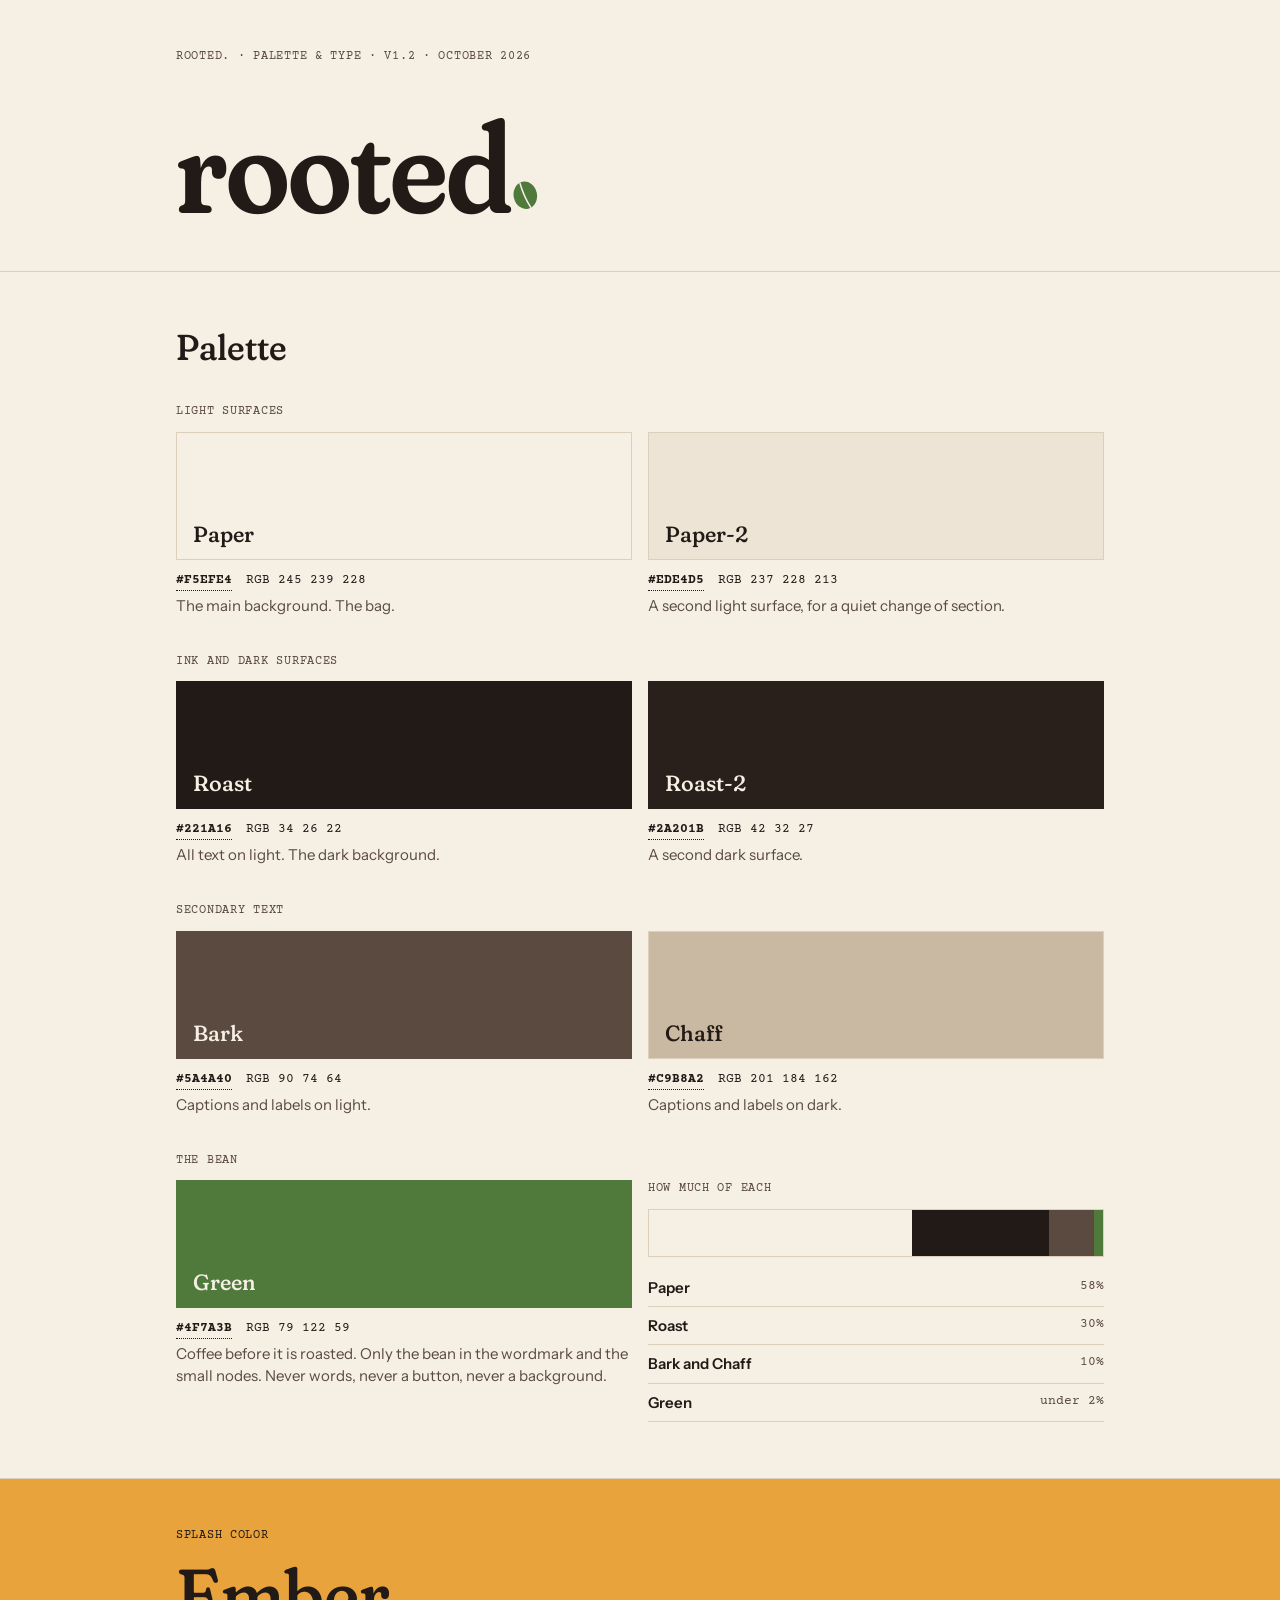
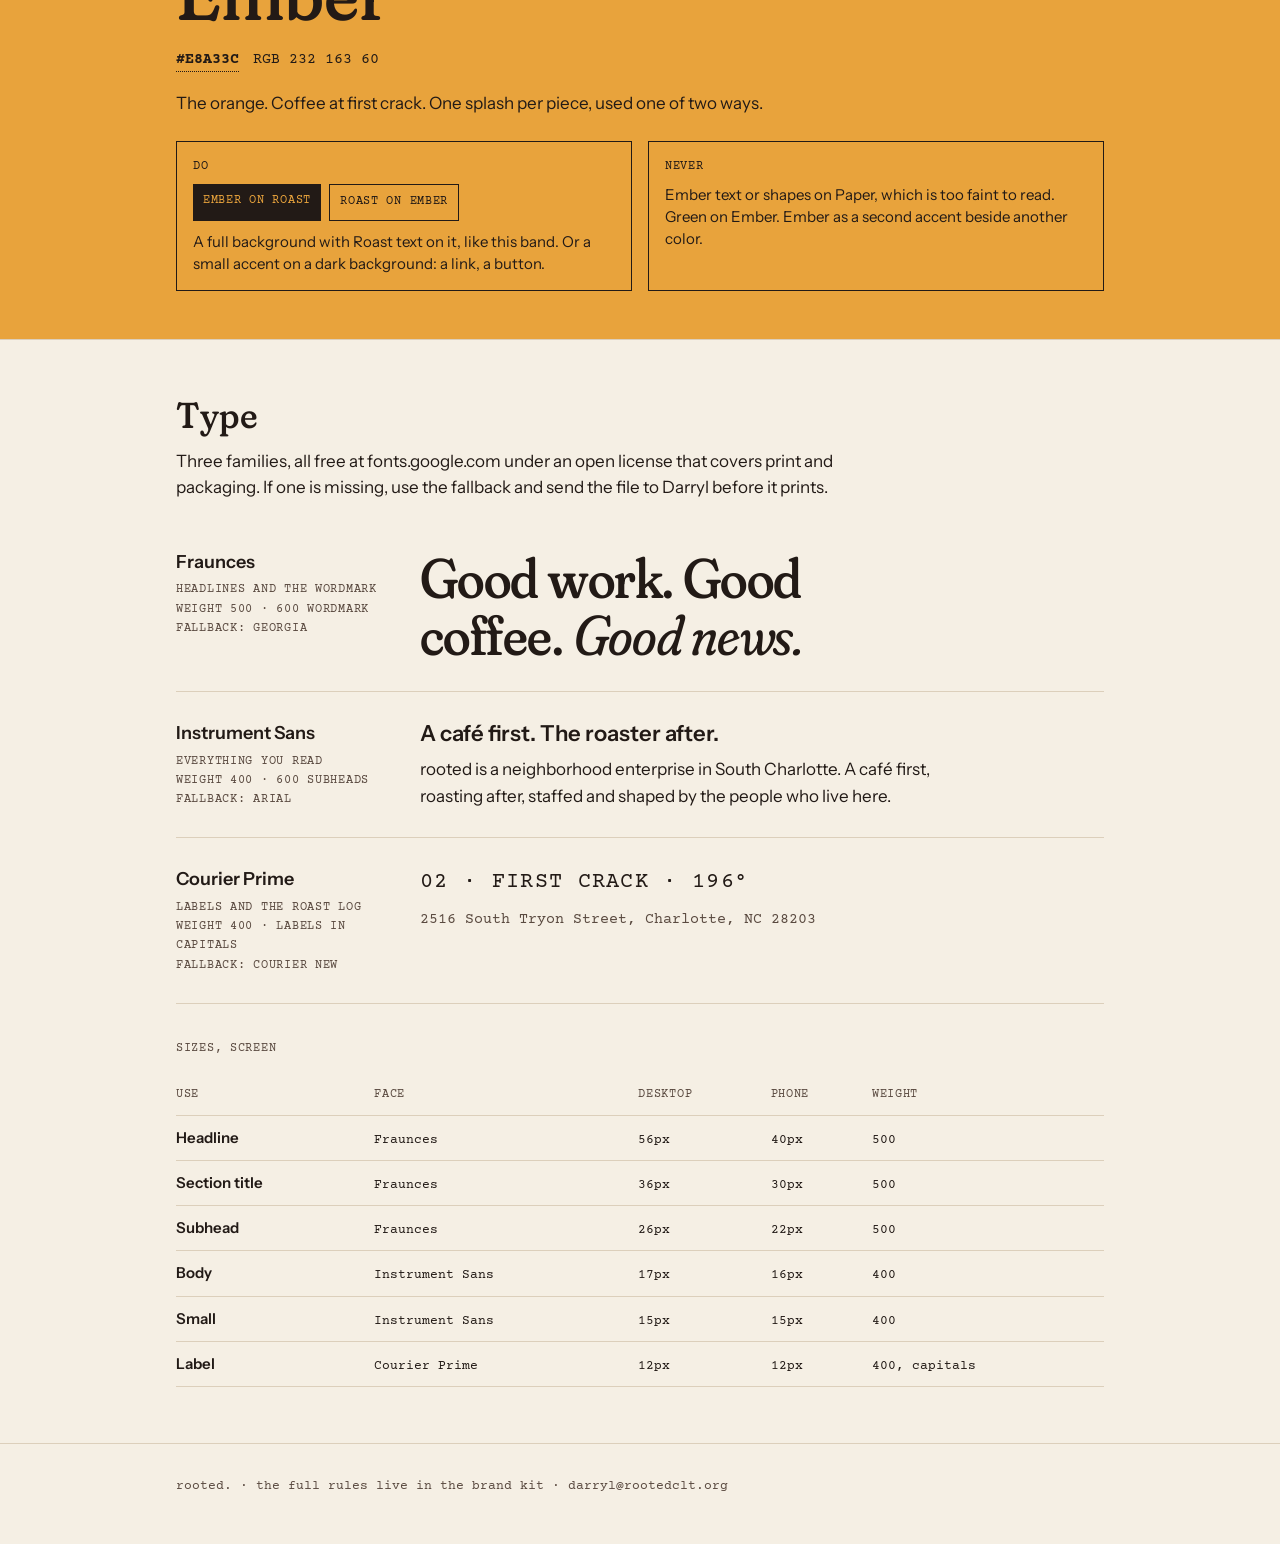
<file: rooted-palette.html>
<!doctype html>
<html lang="en">
<head>
<meta charset="utf-8">
<meta name="viewport" content="width=device-width, initial-scale=1, viewport-fit=cover">
<title>rooted. Palette &amp; Type</title>
<meta name="claude:viewport-fit-sides" content="cover">
<style>
@import url('https://fonts.googleapis.com/css2?family=Fraunces:ital,opsz,wght,SOFT,WONK@0,9..144,300..700,0..100,0..1;1,9..144,300..700,0..100,0..1&family=Instrument+Sans:ital,wght@0,400;0,500;0,600;1,400&family=Courier+Prime:wght@400;700&display=swap');

/* Layout: one column on Paper, groups of swatches in pairs, then one full-width
   Ember band as the single splash, then the three typefaces. Single light look
   on purpose: this is the bag, and the bag is Paper. */
:root {
  --paper: #F5EFE4; --paper-2: #EDE4D5;
  --roast: #221A16; --roast-2: #2A201B;
  --bark: #5A4A40;  --chaff: #C9B8A2;
  --green: #4F7A3B; --ember: #E8A33C;
  --rule: #DCCFBB;  --rule-dark: #4A3C33;
  --display: "Fraunces", "Iowan Old Style", Georgia, serif;
  --body: "Instrument Sans", "Helvetica Neue", Arial, sans-serif;
  --label: "Courier Prime", "Courier New", monospace;
}
* { box-sizing: border-box; }
body { margin: 0; background: var(--paper); color: var(--roast); font-family: var(--body); font-size: 17px; line-height: 1.55; -webkit-font-smoothing: antialiased; }
.wrap { max-width: 960px; margin: 0 auto; padding-left: max(16px, env(safe-area-inset-left, 0px)); padding-right: max(16px, env(safe-area-inset-right, 0px)); }
section { padding-block: 56px; border-top: 1px solid var(--rule); }
p { margin: 0; max-width: 62ch; }
h2 { font-family: var(--display); font-variation-settings: "opsz" 72, "wght" 500, "SOFT" 100, "WONK" 0; font-weight: 500; font-size: clamp(1.875rem, 4vw, 2.25rem); line-height: 1.1; margin: 0 0 12px; text-wrap: balance; }
.label { font-family: var(--label); font-size: 12px; letter-spacing: .06em; text-transform: uppercase; color: var(--bark); }

/* The wordmark, with the bean */
.wm { font-family: var(--display); font-variation-settings: "opsz" 144, "wght" 600, "SOFT" 100, "WONK" 1; font-weight: 600; letter-spacing: -.01em; line-height: 1; }
.wm .bean { display: inline-block; width: .208em; height: .27em; vertical-align: baseline; margin-left: .015em; color: var(--green); }
.wm .vh { display: inline-block; width: 0; overflow: hidden; }

header { padding-block: 48px 40px; }
header .wm { font-size: clamp(4rem, 15vw, 8rem); margin: 18px 0 0; }
header p { color: var(--bark); }

/* Swatches */
.group { margin-top: 36px; }
.group > .label { margin-bottom: 10px; }
.pair { display: grid; grid-template-columns: 1fr 1fr; gap: 16px; }
.pair.one { grid-template-columns: 1fr 1fr; }
.sw { min-width: 0; }
.chip { height: 128px; border: 1px solid var(--rule); padding: 14px 16px; display: flex; align-items: flex-end; }
.chip .n { font-family: var(--display); font-variation-settings: "opsz" 36, "wght" 500, "SOFT" 100, "WONK" 0; font-size: 22px; line-height: 1; }
.meta { display: flex; flex-wrap: wrap; gap: 4px 14px; align-items: baseline; margin-top: 10px; font-family: var(--label); font-size: 13px; color: var(--roast); font-variant-numeric: tabular-nums; }
.role { margin-top: 4px; font-size: 15px; line-height: 1.45; color: var(--bark); }
.hex { font: inherit; font-weight: 700; color: inherit; background: none; border: 0; padding: 0; cursor: pointer; border-bottom: 1px dotted currentColor; }
.hex:focus-visible { outline: 2px solid var(--green); outline-offset: 2px; }
.copied { font-family: var(--label); font-size: 12px; color: var(--bark); }

.mix .label { display: block; margin-bottom: 10px; }
.ratio { display: grid; grid-template-columns: 58fr 30fr 10fr 2fr; height: 48px; border: 1px solid var(--rule); }
.mixlist { list-style: none; margin: 12px 0 0; padding: 0; }
.mixlist li { display: flex; justify-content: space-between; gap: 12px; padding: 7px 0; border-bottom: 1px solid var(--rule); font-size: 15px; }
.mixlist b { font-weight: 600; }
.mixlist span { font-family: var(--label); font-size: 13px; color: var(--bark); font-variant-numeric: tabular-nums; }

/* The splash: Ember as the one full surface */
.splash { background: var(--ember); color: var(--roast); padding-block: 48px; }
.splash .label { color: var(--roast); }
.splash h2 { font-size: clamp(2.5rem, 8vw, 4.5rem); line-height: .98; margin: 14px 0 18px; }
.splash .meta { margin-top: 0; font-size: 15px; }
.splash .hex { font-size: 15px; }
.splash .copied { color: var(--roast); }
.splash p.use { margin-top: 18px; }
.rules { margin-top: 24px; display: grid; grid-template-columns: 1fr 1fr; gap: 16px; }
.rule-card { min-width: 0; padding: 16px; border: 1px solid var(--roast); }
.rule-card .label { color: var(--roast); margin-bottom: 8px; display: block; }
.demo { display: flex; gap: 8px; flex-wrap: wrap; margin-bottom: 10px; }
.demo span { font-family: var(--label); font-size: 12px; letter-spacing: .06em; text-transform: uppercase; padding: 8px 10px; }
.rule-card p { font-size: 15px; line-height: 1.45; }

/* Type */
.face { display: grid; grid-template-columns: 220px 1fr; gap: 24px; padding-block: 28px; border-bottom: 1px solid var(--rule); }
.face:last-of-type { border-bottom: 0; }
.face .who { min-width: 0; }
.face .who b { display: block; font-family: var(--body); font-weight: 600; font-size: 18px; margin-bottom: 4px; }
.face .who .label { display: block; line-height: 1.6; }
.spec { min-width: 0; }
.spec-fraunces { font-family: var(--display); font-variation-settings: "opsz" 144, "wght" 500, "SOFT" 100, "WONK" 0; font-weight: 500; font-size: clamp(2.25rem, 6vw, 3.5rem); line-height: 1.02; letter-spacing: -.01em; text-wrap: balance; }
.spec-fraunces em { font-style: italic; font-weight: 400; font-variation-settings: "opsz" 144, "wght" 400, "SOFT" 100, "WONK" 0; }
.spec-instrument { font-family: var(--body); font-size: 17px; line-height: 1.55; max-width: 52ch; }
.spec-instrument b { display: block; font-weight: 600; font-size: 22px; line-height: 1.3; margin-bottom: 8px; }
.spec-courier { font-family: var(--label); }
.spec-courier .big { font-size: 22px; letter-spacing: .06em; text-transform: uppercase; display: block; margin-bottom: 8px; }
.spec-courier .small { font-size: 15px; display: block; color: var(--bark); }

.scale { width: 100%; border-collapse: collapse; margin-top: 8px; font-variant-numeric: tabular-nums; }
.scale th, .scale td { text-align: left; padding: 10px 12px 10px 0; border-bottom: 1px solid var(--rule); vertical-align: baseline; }
.scale th { font-family: var(--label); font-weight: 400; font-size: 12px; letter-spacing: .06em; text-transform: uppercase; color: var(--bark); }
.scale td { font-family: var(--label); font-size: 13px; }
.scale td:first-child { font-family: var(--body); font-weight: 600; font-size: 15px; }
.tablewrap { overflow-x: auto; }

footer { padding-block: 32px 48px; border-top: 1px solid var(--rule); }
footer p { font-family: var(--label); font-size: 13px; color: var(--bark); max-width: none; }

@media print {
  @page { size: letter; margin: 0; }
  html, body { background: #F5EFE4; -webkit-print-color-adjust: exact; print-color-adjust: exact; }
  .wrap { max-width: none; padding-left: .6in; padding-right: .6in; }
  header { padding-block: .45in 12px; }
  header .wm { font-size: 64px; margin-top: 10px; }
  section { padding-block: 18px; }
  .typ { break-before: page; padding-top: .45in; border-top: 0; }
  h2 { font-size: 28px; }
  .group { margin-top: 12px; }
  .pal .wrap { display: grid; grid-template-columns: 1fr 1fr; column-gap: 28px; align-items: start; }
  .pal h2 { grid-column: 1 / -1; }
  .pair { gap: 10px; }
  .chip { height: 72px; padding: 8px 12px; }
  .chip .n { font-size: 18px; }
  .meta { font-size: 11px; gap: 2px 10px; }
  .role { font-size: 12.5px; }
  .ratio { height: 40px; }
  .mixlist li { padding: 5px 0; }
  .splash { padding-block: 20px 22px; }
  .splash h2 { font-size: 40px; margin: 6px 0 8px; }
  .splash p.use { margin-top: 10px; }
  .rules { margin-top: 14px; }
  .rule-card { padding: 12px; }
  .face { padding-block: 12px; grid-template-columns: 190px 1fr; }
  .spec-fraunces { font-size: 32px; }
  .spec-instrument { font-size: 15px; }
  .spec-instrument b { font-size: 18px; margin-bottom: 4px; }
  .spec-courier .big { font-size: 18px; }
  .scale th, .scale td { padding-block: 5px; }
  .group, .sw, .face, .rules, .tablewrap { break-inside: avoid; }
  .hex { border-bottom: 0; }
  footer { padding-block: 16px .4in; }
}
@media (max-width: 640px) {
  .pair, .pair.one, .rules { grid-template-columns: 1fr; }
  .face { grid-template-columns: 1fr; gap: 12px; }
  section { padding-block: 44px; }
}
</style>
</head>
<body>
<header class="wrap">
  <div class="label">rooted. &middot; palette &amp; type &middot; v1.2 &middot; October 2026</div>
  <div class="wm" aria-label="rooted.">rooted<svg class="bean" viewBox="0 0 100 130" aria-hidden="true" focusable="false"><defs><mask id="bean-m"><rect width="100" height="130" fill="#fff"/><path d="M50,16 Q43,65 50,114" fill="none" stroke="#000" stroke-width="6" stroke-linecap="round" transform="rotate(-12 50 65)"/></mask></defs><ellipse cx="50" cy="65" rx="44" ry="52" fill="currentColor" mask="url(#bean-m)" transform="rotate(-12 50 65)"/></svg><span class="vh">.</span></div>
</header>

<main>
  <section class="pal">
    <div class="wrap">
      <h2>Palette</h2>

      <div class="group">
        <div class="label">Light surfaces</div>
        <div class="pair">
          <div class="sw"><div class="chip" style="background:#F5EFE4;color:#221A16"><span class="n">Paper</span></div>
            <div class="meta"><button class="hex" type="button" data-hex="#F5EFE4">#F5EFE4</button><span>RGB 245 239 228</span></div>
            <div class="role">The main background. The bag.</div></div>
          <div class="sw"><div class="chip" style="background:#EDE4D5;color:#221A16"><span class="n">Paper-2</span></div>
            <div class="meta"><button class="hex" type="button" data-hex="#EDE4D5">#EDE4D5</button><span>RGB 237 228 213</span></div>
            <div class="role">A second light surface, for a quiet change of section.</div></div>
        </div>
      </div>

      <div class="group">
        <div class="label">Ink and dark surfaces</div>
        <div class="pair">
          <div class="sw"><div class="chip" style="background:#221A16;color:#F5EFE4;border-color:#221A16"><span class="n">Roast</span></div>
            <div class="meta"><button class="hex" type="button" data-hex="#221A16">#221A16</button><span>RGB 34 26 22</span></div>
            <div class="role">All text on light. The dark background.</div></div>
          <div class="sw"><div class="chip" style="background:#2A201B;color:#F5EFE4;border-color:#2A201B"><span class="n">Roast-2</span></div>
            <div class="meta"><button class="hex" type="button" data-hex="#2A201B">#2A201B</button><span>RGB 42 32 27</span></div>
            <div class="role">A second dark surface.</div></div>
        </div>
      </div>

      <div class="group">
        <div class="label">Secondary text</div>
        <div class="pair">
          <div class="sw"><div class="chip" style="background:#5A4A40;color:#F5EFE4;border-color:#5A4A40"><span class="n">Bark</span></div>
            <div class="meta"><button class="hex" type="button" data-hex="#5A4A40">#5A4A40</button><span>RGB 90 74 64</span></div>
            <div class="role">Captions and labels on light.</div></div>
          <div class="sw"><div class="chip" style="background:#C9B8A2;color:#221A16"><span class="n">Chaff</span></div>
            <div class="meta"><button class="hex" type="button" data-hex="#C9B8A2">#C9B8A2</button><span>RGB 201 184 162</span></div>
            <div class="role">Captions and labels on dark.</div></div>
        </div>
      </div>

      <div class="group">
        <div class="label">The bean</div>
        <div class="pair one">
          <div class="sw"><div class="chip" style="background:#4F7A3B;color:#F5EFE4;border-color:#4F7A3B"><span class="n">Green</span></div>
            <div class="meta"><button class="hex" type="button" data-hex="#4F7A3B">#4F7A3B</button><span>RGB 79 122 59</span></div>
            <div class="role">Coffee before it is roasted. Only the bean in the wordmark and the small nodes. Never words, never a button, never a background.</div></div>
          <div class="sw mix"><div class="label">How much of each</div>
            <div class="ratio" aria-hidden="true"><span style="background:#F5EFE4"></span><span style="background:#221A16"></span><span style="background:#5A4A40"></span><span style="background:#4F7A3B"></span></div>
            <ul class="mixlist"><li><b>Paper</b><span>58%</span></li><li><b>Roast</b><span>30%</span></li><li><b>Bark and Chaff</b><span>10%</span></li><li><b>Green</b><span>under 2%</span></li></ul></div>
        </div>
      </div>
    </div>
  </section>

  <section class="splash" aria-labelledby="splash-h">
    <div class="wrap">
      <div class="label">Splash color</div>
      <h2 id="splash-h">Ember</h2>
      <div class="meta"><button class="hex" type="button" data-hex="#E8A33C">#E8A33C</button><span>RGB 232 163 60</span></div>
      <p class="use">The orange. Coffee at first crack. One splash per piece, used one of two ways.</p>
      <div class="rules">
        <div class="rule-card">
          <span class="label">Do</span>
          <div class="demo"><span style="background:#221A16;color:#E8A33C">Ember on Roast</span><span style="background:#E8A33C;color:#221A16;border:1px solid #221A16">Roast on Ember</span></div>
          <p>A full background with Roast text on it, like this band. Or a small accent on a dark background: a link, a button.</p>
        </div>
        <div class="rule-card">
          <span class="label">Never</span>
          <p>Ember text or shapes on Paper, which is too faint to read. Green on Ember. Ember as a second accent beside another color.</p>
        </div>
      </div>
    </div>
  </section>

  <section class="typ">
    <div class="wrap">
      <h2>Type</h2>
      <p>Three families, all free at fonts.google.com under an open license that covers print and packaging. If one is missing, use the fallback and send the file to Darryl before it prints.</p>

      <div class="face" style="margin-top:20px">
        <div class="who"><b>Fraunces</b><span class="label">Headlines and the wordmark</span><span class="label">Weight 500 &middot; 600 wordmark</span><span class="label">Fallback: Georgia</span></div>
        <div class="spec"><div class="spec-fraunces">Good work. Good coffee. <em>Good news.</em></div></div>
      </div>
      <div class="face">
        <div class="who"><b>Instrument Sans</b><span class="label">Everything you read</span><span class="label">Weight 400 &middot; 600 subheads</span><span class="label">Fallback: Arial</span></div>
        <div class="spec"><div class="spec-instrument"><b>A café first. The roaster after.</b>rooted is a neighborhood enterprise in South Charlotte. A café first, roasting after, staffed and shaped by the people who live here.</div></div>
      </div>
      <div class="face">
        <div class="who"><b>Courier Prime</b><span class="label">Labels and the roast log</span><span class="label">Weight 400 &middot; labels in capitals</span><span class="label">Fallback: Courier New</span></div>
        <div class="spec"><div class="spec-courier"><span class="big">02 &middot; First crack &middot; 196&deg;</span><span class="small">2516 South Tryon Street, Charlotte, NC 28203</span></div></div>
      </div>

      <div class="group">
        <div class="label">Sizes, screen</div>
        <div class="tablewrap">
          <table class="scale">
            <thead><tr><th>Use</th><th>Face</th><th>Desktop</th><th>Phone</th><th>Weight</th></tr></thead>
            <tbody>
              <tr><td>Headline</td><td>Fraunces</td><td>56px</td><td>40px</td><td>500</td></tr>
              <tr><td>Section title</td><td>Fraunces</td><td>36px</td><td>30px</td><td>500</td></tr>
              <tr><td>Subhead</td><td>Fraunces</td><td>26px</td><td>22px</td><td>500</td></tr>
              <tr><td>Body</td><td>Instrument Sans</td><td>17px</td><td>16px</td><td>400</td></tr>
              <tr><td>Small</td><td>Instrument Sans</td><td>15px</td><td>15px</td><td>400</td></tr>
              <tr><td>Label</td><td>Courier Prime</td><td>12px</td><td>12px</td><td>400, capitals</td></tr>
            </tbody>
          </table>
        </div>
      </div>
    </div>
  </section>
</main>

<footer>
  <div class="wrap"><p>rooted. &middot; the full rules live in the brand kit &middot; darryl@rootedclt.org</p></div>
</footer>

<script>
document.querySelectorAll('.hex').forEach(function (btn) {
  btn.addEventListener('click', function () {
    var hex = btn.getAttribute('data-hex');
    var show = function () {
      var note = btn.parentNode.querySelector('.copied');
      if (!note) { note = document.createElement('span'); note.className = 'copied'; note.setAttribute('role', 'status'); btn.parentNode.appendChild(note); }
      note.textContent = 'Copied';
      setTimeout(function () { note.textContent = ''; }, 1500);
    };
    var select = function () {
      var r = document.createRange(); r.selectNodeContents(btn);
      var s = window.getSelection(); s.removeAllRanges(); s.addRange(r);
    };
    try {
      navigator.clipboard.writeText(hex).then(show, select);
    } catch (e) { select(); }
  });
});
</script>
</body>
</html>
</file>
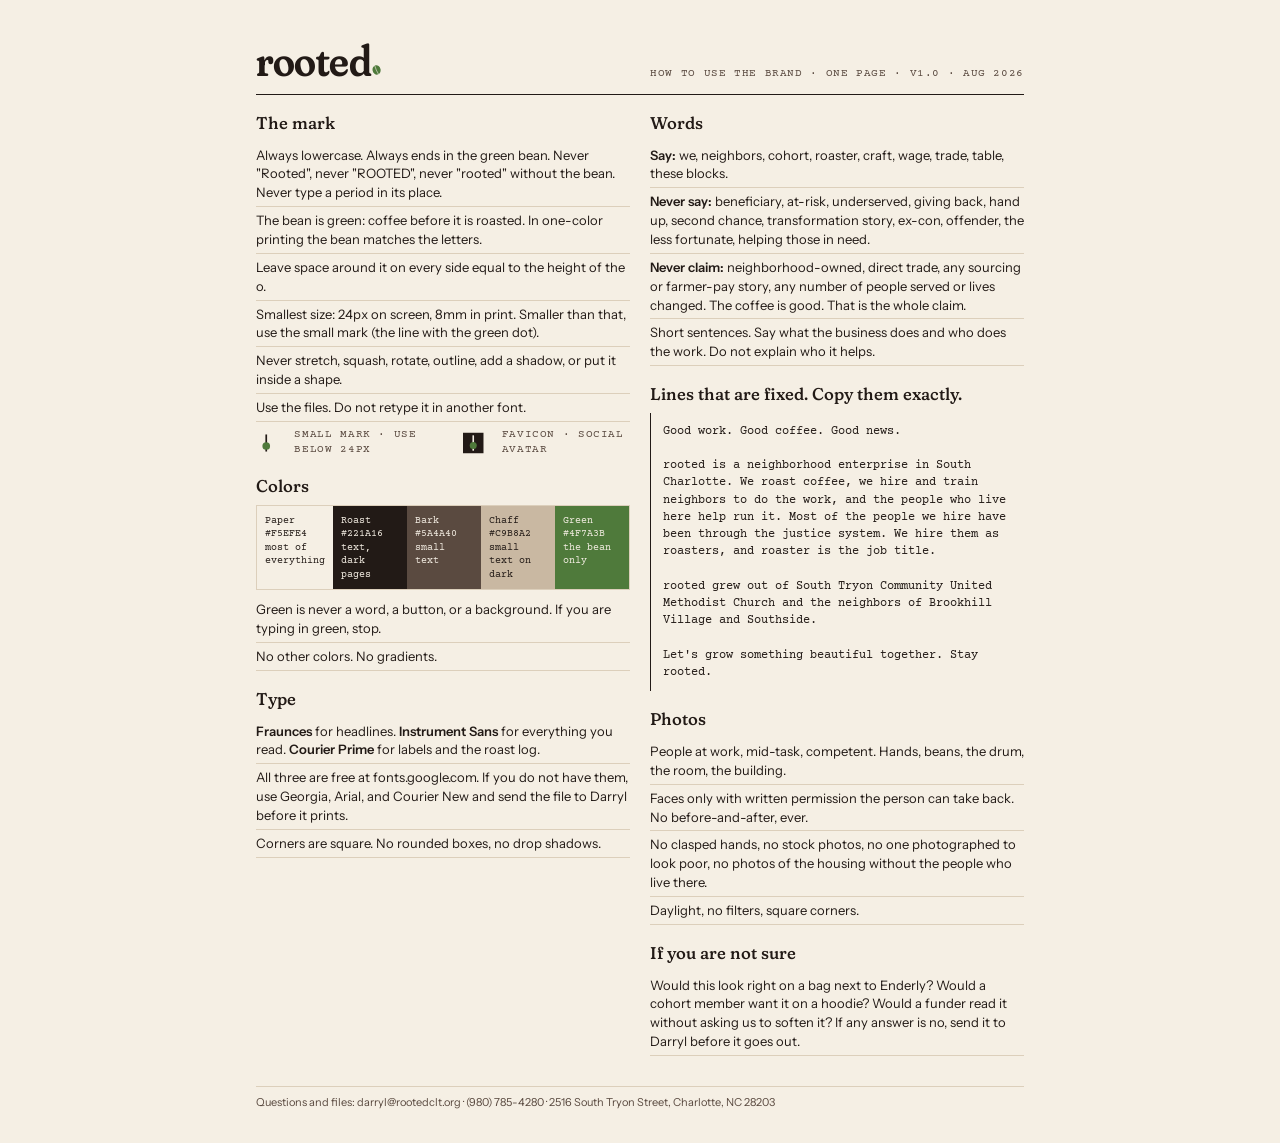
<file: rooted-usage-sheet.html>
<!doctype html>
<html lang="en">
<head>
<meta charset="utf-8">
<meta name="viewport" content="width=device-width, initial-scale=1">
<title>rooted. — How to use the brand (one page)</title>
<link href="https://fonts.googleapis.com/css2?family=Fraunces:opsz,wght,SOFT,WONK@9..144,400..600,100,0..1&family=Instrument+Sans:wght@400;600&family=Courier+Prime&display=swap" rel="stylesheet">
<style>
  @page{size:letter;margin:0.6in}
  *{box-sizing:border-box;margin:0;padding:0}
  html{background:#F5EFE4;color:#221A16}
  body{font-family:"Instrument Sans","Helvetica Neue",Arial,sans-serif;font-size:13px;line-height:1.45;padding:32px 24px}
  .sheet{max-width:8in;margin:0 auto;background:#F5EFE4}
  .top{display:flex;justify-content:space-between;align-items:flex-end;border-bottom:1.5px solid #221A16;padding-bottom:12px;margin-bottom:16px}
  .wm{font-family:"Fraunces",Georgia,serif;font-variation-settings:"opsz" 144,"wght" 600,"SOFT" 100,"WONK" 1;font-size:44px;line-height:1;letter-spacing:-.01em}
  .wm .dot{color:#4F7A3B}
  .lab{font-family:"Courier Prime","Courier New",monospace;font-size:10.5px;letter-spacing:.06em;text-transform:uppercase;color:#5A4A40}
  h2{font-family:"Fraunces",Georgia,serif;font-variation-settings:"opsz" 36,"wght" 500,"SOFT" 100,"WONK" 0;font-size:17px;margin:0 0 6px}
  .cols{display:grid;grid-template-columns:1fr 1fr;gap:20px}
  .block{margin-bottom:16px}
  ul{list-style:none}
  li{padding:4px 0;border-bottom:1px solid #DCCFBB}
  li b{font-weight:600}
  .sw{display:grid;grid-template-columns:repeat(5,1fr);gap:0;border:1px solid #DCCFBB;margin:6px 0}
  .sw div{padding:8px;font-family:"Courier Prime",monospace;font-size:10px;line-height:1.35;min-height:54px}
  .marks{display:flex;gap:18px;align-items:center;margin:6px 0}
  .fixed{font-family:"Courier Prime",monospace;font-size:11.5px;line-height:1.5;padding:10px 12px;border-left:1.5px solid #221A16}
  .foot{margin-top:14px;padding-top:8px;border-top:1px solid #DCCFBB;font-size:11px;color:#5A4A40}
  @media print{body{padding:0}html{background:#fff}.sheet{background:#fff}}
.wm .bean { display: inline-block; width: .208em; height: .27em; vertical-align: baseline; margin-left: .015em; }
.vh { display: inline-block; width: 0; overflow: hidden; vertical-align: baseline; }
</style>
</head>
<body>
<div class="sheet">
  <div class="top">
    <div class="wm">rooted<span class="dot"><svg class="bean" viewBox="0 0 100 130" aria-hidden="true" focusable="false"><defs><mask id="bean-h-1"><rect width="100" height="130" fill="#fff"/><path d="M50,16 Q43,65 50,114" fill="none" stroke="#000" stroke-width="6" stroke-linecap="round" transform="rotate(-12 50 65)"/></mask></defs><ellipse cx="50" cy="65" rx="44" ry="52" fill="currentColor" mask="url(#bean-h-1)" transform="rotate(-12 50 65)"/></svg><span class="vh">.</span></span></div>
    <div class="lab">How to use the brand · one page · v1.0 · Aug 2026</div>
  </div>

  <div class="cols">
    <div>
      <div class="block">
        <h2>The mark</h2>
        <ul>
          <li>Always lowercase. Always ends in the green bean. Never "Rooted", never "ROOTED", never "rooted" without the bean. Never type a period in its place.</li>
          <li>The bean is green: coffee before it is roasted. In one-color printing the bean matches the letters.</li>
          <li>Leave space around it on every side equal to the height of the o.</li>
          <li>Smallest size: 24px on screen, 8mm in print. Smaller than that, use the small mark (the line with the green dot).</li>
          <li>Never stretch, squash, rotate, outline, add a shadow, or put it inside a shape.</li>
          <li>Use the files. Do not retype it in another font.</li>
        </ul>
        <div class="marks">
          <svg width="28" height="28" viewBox="0 0 24 24" style="color:#221A16"><line x1="12" y1="2" x2="12" y2="22" stroke="currentColor" stroke-width="2"/><circle cx="12" cy="15.5" r="4.5" fill="#4F7A3B"/></svg>
          <span class="lab">small mark · use below 24px</span>
          <svg width="28" height="28" viewBox="0 0 32 32"><rect width="32" height="32" fill="#221A16"/><line x1="16" y1="4" x2="16" y2="28" stroke="#F5EFE4" stroke-width="2.5"/><circle cx="16" cy="20" r="5.5" fill="#4F7A3B"/></svg>
          <span class="lab">favicon · social avatar</span>
        </div>
      </div>

      <div class="block">
        <h2>Colors</h2>
        <div class="sw">
          <div style="background:#F5EFE4">Paper<br>#F5EFE4<br>most of everything</div>
          <div style="background:#221A16;color:#F5EFE4">Roast<br>#221A16<br>text, dark pages</div>
          <div style="background:#5A4A40;color:#F5EFE4">Bark<br>#5A4A40<br>small text</div>
          <div style="background:#C9B8A2">Chaff<br>#C9B8A2<br>small text on dark</div>
          <div style="background:#4F7A3B;color:#F5EFE4">Green<br>#4F7A3B<br>the bean only</div>
        </div>
        <ul>
          <li>Green is never a word, a button, or a background. If you are typing in green, stop.</li>
          <li>No other colors. No gradients.</li>
        </ul>
      </div>

      <div class="block">
        <h2>Type</h2>
        <ul>
          <li><b>Fraunces</b> for headlines. <b>Instrument Sans</b> for everything you read. <b>Courier Prime</b> for labels and the roast log.</li>
          <li>All three are free at fonts.google.com. If you do not have them, use Georgia, Arial, and Courier New and send the file to Darryl before it prints.</li>
          <li>Corners are square. No rounded boxes, no drop shadows.</li>
        </ul>
      </div>
    </div>

    <div>
      <div class="block">
        <h2>Words</h2>
        <ul>
          <li><b>Say:</b> we, neighbors, cohort, roaster, craft, wage, trade, table, these blocks.</li>
          <li><b>Never say:</b> beneficiary, at-risk, underserved, giving back, hand up, second chance, transformation story, ex-con, offender, the less fortunate, helping those in need.</li>
          <li><b>Never claim:</b> neighborhood-owned, direct trade, any sourcing or farmer-pay story, any number of people served or lives changed. The coffee is good. That is the whole claim.</li>
          <li>Short sentences. Say what the business does and who does the work. Do not explain who it helps.</li>
        </ul>
      </div>

      <div class="block">
        <h2>Lines that are fixed. Copy them exactly.</h2>
        <div class="fixed">
          Good work. Good coffee. Good news.<br><br>
          rooted is a neighborhood enterprise in South Charlotte. We roast coffee, we hire and train neighbors to do the work, and the people who live here help run it. Most of the people we hire have been through the justice system. We hire them as roasters, and roaster is the job title.<br><br>
          rooted grew out of South Tryon Community United Methodist Church and the neighbors of Brookhill Village and Southside.<br><br>
          Let's grow something beautiful together. Stay rooted.
        </div>
      </div>

      <div class="block">
        <h2>Photos</h2>
        <ul>
          <li>People at work, mid-task, competent. Hands, beans, the drum, the room, the building.</li>
          <li>Faces only with written permission the person can take back. No before-and-after, ever.</li>
          <li>No clasped hands, no stock photos, no one photographed to look poor, no photos of the housing without the people who live there.</li>
          <li>Daylight, no filters, square corners.</li>
        </ul>
      </div>

      <div class="block">
        <h2>If you are not sure</h2>
        <ul>
          <li>Would this look right on a bag next to Enderly? Would a cohort member want it on a hoodie? Would a funder read it without asking us to soften it? If any answer is no, send it to Darryl before it goes out.</li>
        </ul>
      </div>
    </div>
  </div>

  <div class="foot">Questions and files: darryl@rootedclt.org · (980) 785-4280 · 2516 South Tryon Street, Charlotte, NC 28203</div>
</div>
</body>
</html>
</file>
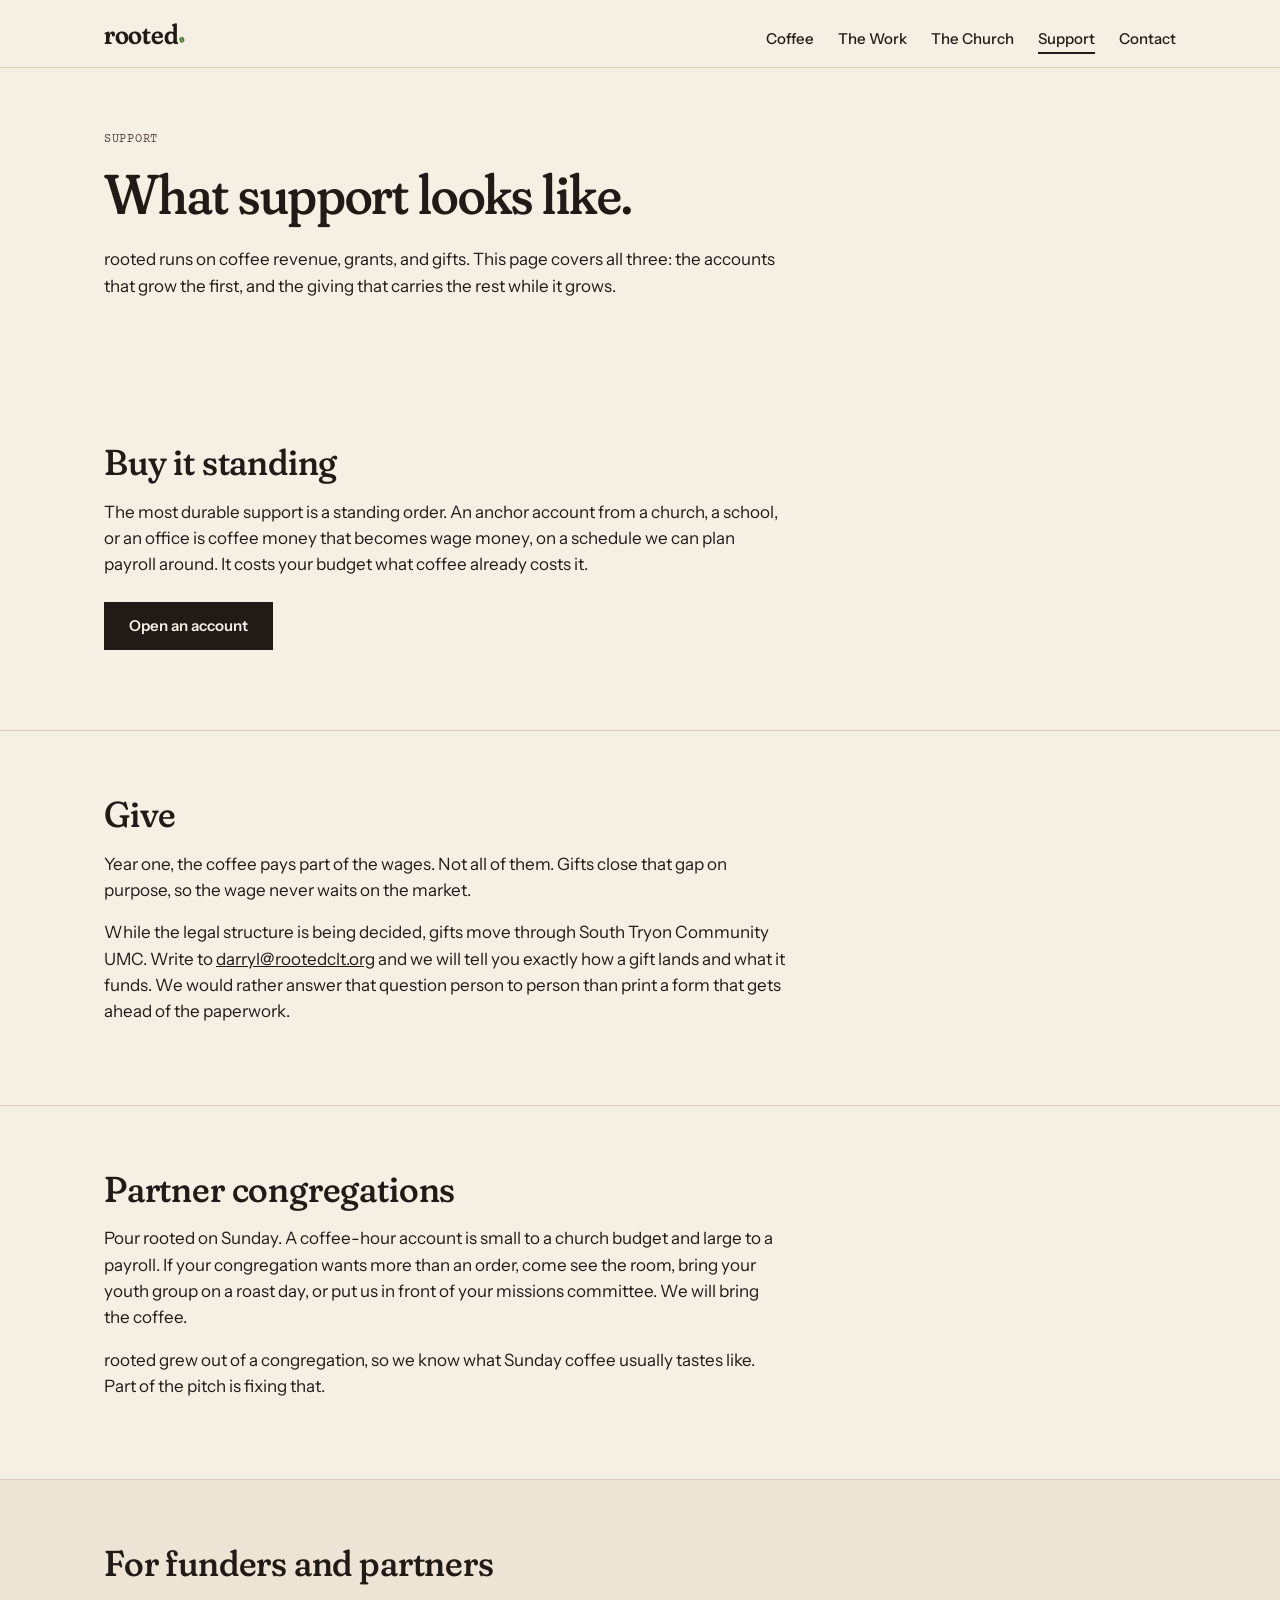
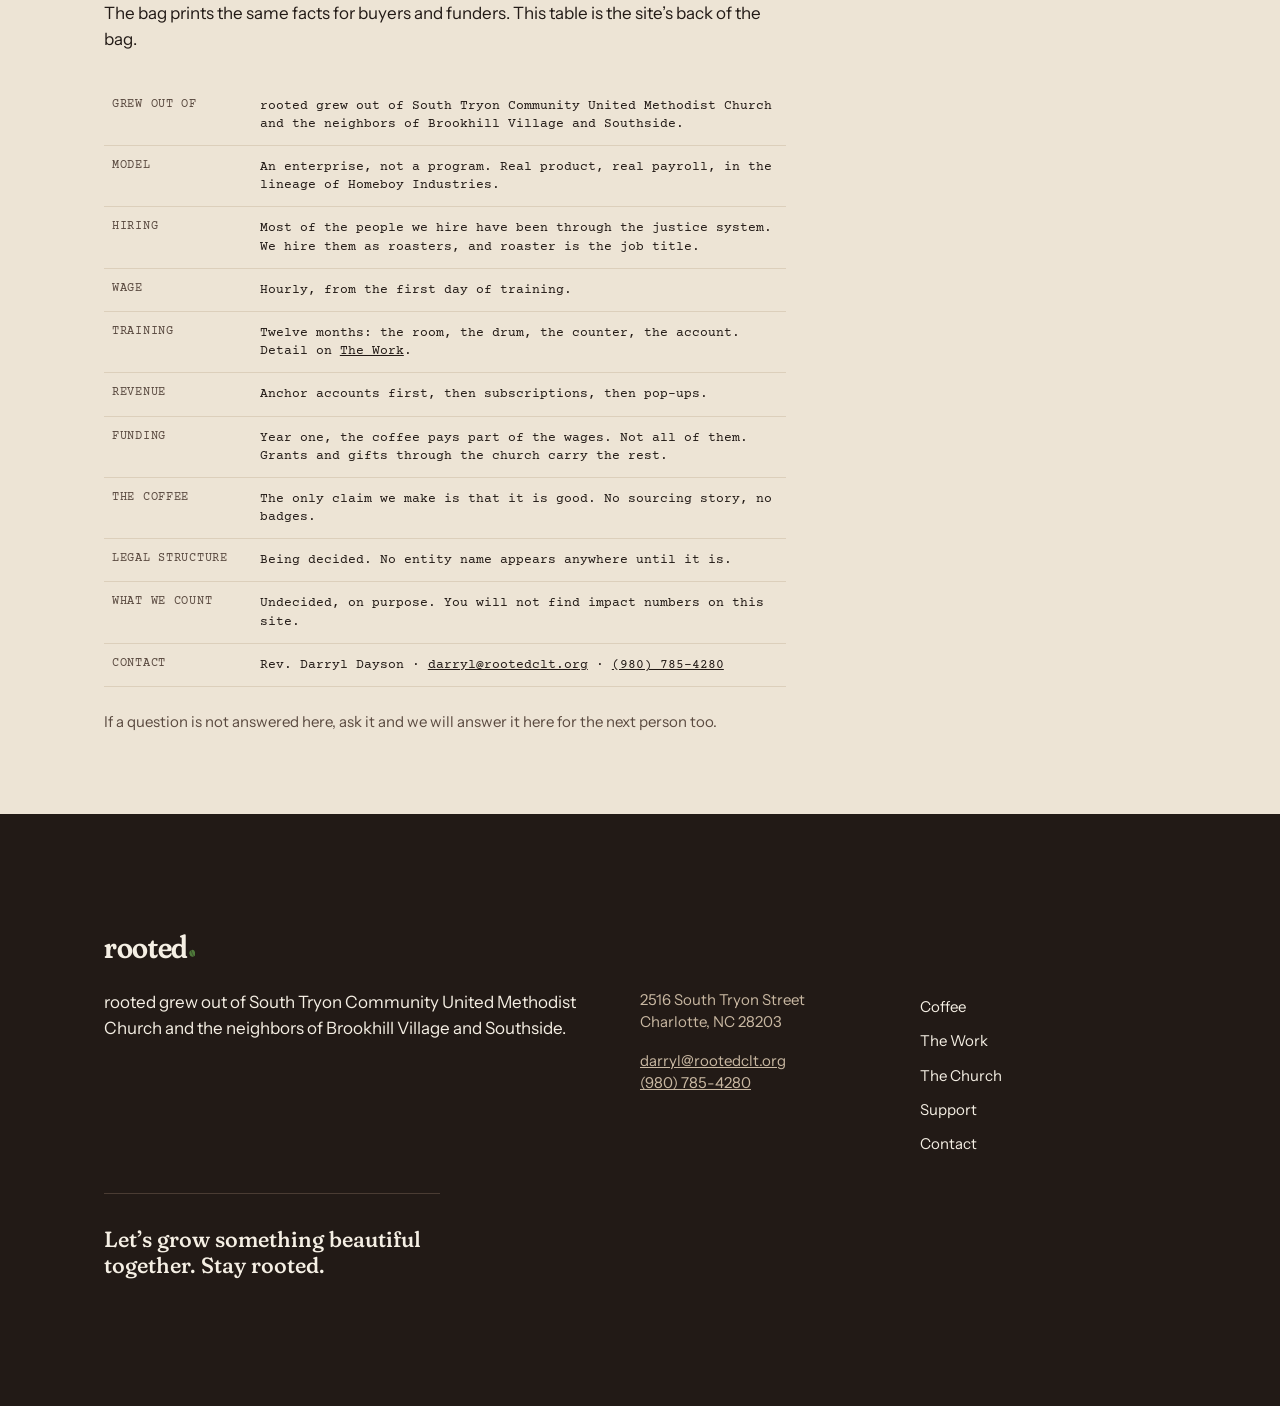
<file: support.html>
<!doctype html>
<html lang="en">
<head>
<meta charset="utf-8">
<meta name="viewport" content="width=device-width, initial-scale=1">
<title>Support — rooted.</title>
<meta name="description" content="Giving, partnership, and institutional accounts at rooted. The honest funding picture, and the facts a funder needs without a follow-up email.">
<link rel="icon" href="rooted-favicon.svg" type="image/svg+xml">
<link rel="stylesheet" href="rooted-fonts.css">
<link rel="stylesheet" href="rooted-tokens.css">
<link rel="stylesheet" href="rooted-site.css">
<script src="rooted-site.js" defer></script>
</head>
<body>
<a class="skip" href="#main">Skip to content</a>

<header class="site-head">
  <div class="shell">
    <a class="wm" href="index.html" aria-label="rooted. — home">rooted<span class="dot"><svg class="bean" viewBox="0 0 100 130" aria-hidden="true" focusable="false"><defs><mask id="bean-1"><rect width="100" height="130" fill="#fff"/><path d="M50,16 Q43,65 50,114" fill="none" stroke="#000" stroke-width="6" stroke-linecap="round" transform="rotate(-12 50 65)"/></mask></defs><ellipse cx="50" cy="65" rx="44" ry="52" fill="currentColor" mask="url(#bean-1)" transform="rotate(-12 50 65)"/></svg><span class="vh">.</span></span></a>
    <nav class="site-nav" aria-label="Site">
      <ul>
        <li><a href="coffee.html">Coffee</a></li>
        <li><a href="work.html">The Work</a></li>
        <li><a href="church.html">The Church</a></li>
        <li><a href="support.html" aria-current="page">Support</a></li>
        <li><a href="contact.html">Contact</a></li>
      </ul>
    </nav>
  </div>
</header>

<main id="main">

  <section class="page-head" aria-label="Support">
    <div class="shell">
      <p class="label rise">Support</p>
      <h1 class="rise d1">What support looks like.</h1>
      <p class="rise d2" style="margin-top: var(--s-6);">rooted runs on coffee revenue, grants, and gifts. This page covers all three: the accounts that grow the first, and the giving that carries the rest while it grows.</p>
    </div>
  </section>

  <section class="band" aria-labelledby="standing-h">
    <div class="shell">
      <h2 id="standing-h">Buy it standing</h2>
      <p style="margin-top: var(--s-4);">The most durable support is a standing order. An anchor account from a church, a school, or an office is coffee money that becomes wage money, on a schedule we can plan payroll around. It costs your budget what coffee already costs it.</p>
      <p style="margin-top: var(--s-6);"><a class="btn" href="coffee.html#wholesale">Open an account</a></p>
    </div>
  </section>

  <section class="band" aria-labelledby="give-h">
    <div class="shell">
      <h2 id="give-h">Give</h2>
      <p style="margin-top: var(--s-4);">Year one, the coffee pays part of the wages. Not all of them. Gifts close that gap on purpose, so the wage never waits on the market.</p>
      <p>While the legal structure is being decided, gifts move through South Tryon Community UMC. Write to <a href="mailto:darryl@rootedclt.org">darryl@rootedclt.org</a> and we will tell you exactly how a gift lands and what it funds. We would rather answer that question person to person than print a form that gets ahead of the paperwork.</p>
      <!-- When a giving link exists (church platform or rooted's own, once the
           structure is decided), it goes here as a .btn. -->
    </div>
  </section>

  <section class="band" aria-labelledby="partner-h">
    <div class="shell">
      <h2 id="partner-h">Partner congregations</h2>
      <p style="margin-top: var(--s-4);">Pour rooted on Sunday. A coffee-hour account is small to a church budget and large to a payroll. If your congregation wants more than an order, come see the room, bring your youth group on a roast day, or put us in front of your missions committee. We will bring the coffee.</p>
      <p>rooted grew out of a congregation, so we know what Sunday coffee usually tastes like. Part of the pitch is fixing that.</p>
    </div>
  </section>

  <!-- FOR FUNDERS. The site's version of the back of the bag: everything a
       funder asks in a first email, printed where buyers can read it too. -->
  <section class="band band--alt" aria-labelledby="funders-h">
    <div class="shell">
      <h2 id="funders-h">For funders and partners</h2>
      <p style="margin-top: var(--s-4); margin-bottom: var(--s-8);">The bag prints the same facts for buyers and funders. This table is the site&rsquo;s back of the bag.</p>
      <table class="facts reveal">
        <tbody>
          <tr>
            <th scope="row">Grew out of</th>
            <td>rooted grew out of South Tryon Community United Methodist Church and the neighbors of Brookhill Village and Southside.</td>
          </tr>
          <tr>
            <th scope="row">Model</th>
            <td>An enterprise, not a program. Real product, real payroll, in the lineage of Homeboy Industries.</td>
          </tr>
          <tr>
            <th scope="row">Hiring</th>
            <td>Most of the people we hire have been through the justice system. We hire them as roasters, and roaster is the job title.</td>
          </tr>
          <tr>
            <th scope="row">Wage</th>
            <td>Hourly, from the first day of training.</td>
          </tr>
          <tr>
            <th scope="row">Training</th>
            <td>Twelve months: the room, the drum, the counter, the account. Detail on <a href="work.html">The Work</a>.</td>
          </tr>
          <tr>
            <th scope="row">Revenue</th>
            <td>Anchor accounts first, then subscriptions, then pop-ups.</td>
          </tr>
          <tr>
            <th scope="row">Funding</th>
            <td>Year one, the coffee pays part of the wages. Not all of them. Grants and gifts through the church carry the rest.</td>
          </tr>
          <tr>
            <th scope="row">The coffee</th>
            <td>The only claim we make is that it is good. No sourcing story, no badges.</td>
          </tr>
          <tr>
            <th scope="row">Legal structure</th>
            <td>Being decided. No entity name appears anywhere until it is.</td>
          </tr>
          <tr>
            <th scope="row">What we count</th>
            <td>Undecided, on purpose. You will not find impact numbers on this site.</td>
          </tr>
          <tr>
            <th scope="row">Contact</th>
            <td>Rev. Darryl Dayson &middot; <a href="mailto:darryl@rootedclt.org">darryl@rootedclt.org</a> &middot; <a href="tel:+19807854280">(980) 785-4280</a></td>
          </tr>
        </tbody>
      </table>
      <p class="small" style="margin-top: var(--s-6);">If a question is not answered here, ask it and we will answer it here for the next person too.</p>
    </div>
  </section>

</main>

<footer class="site-foot band" data-theme="dark">
  <div class="shell">
    <a class="wm" href="index.html" aria-label="rooted. — home">rooted<span class="dot"><svg class="bean" viewBox="0 0 100 130" aria-hidden="true" focusable="false"><defs><mask id="bean-2"><rect width="100" height="130" fill="#fff"/><path d="M50,16 Q43,65 50,114" fill="none" stroke="#000" stroke-width="6" stroke-linecap="round" transform="rotate(-12 50 65)"/></mask></defs><ellipse cx="50" cy="65" rx="44" ry="52" fill="currentColor" mask="url(#bean-2)" transform="rotate(-12 50 65)"/></svg><span class="vh">.</span></span></a>
    <div class="foot-grid">
      <div>
        <p>rooted grew out of South Tryon Community United Methodist Church and the neighbors of Brookhill Village and Southside.</p>
      </div>
      <address>
        <p class="small">2516 South Tryon Street<br>Charlotte, NC 28203</p>
        <p class="small"><a href="mailto:darryl@rootedclt.org">darryl@rootedclt.org</a><br><a href="tel:+19807854280">(980) 785-4280</a></p>
      </address>
      <nav class="foot-nav" aria-label="Footer">
        <ul>
          <li><a href="coffee.html">Coffee</a></li>
          <li><a href="work.html">The Work</a></li>
          <li><a href="church.html">The Church</a></li>
          <li><a href="support.html">Support</a></li>
          <li><a href="contact.html">Contact</a></li>
        </ul>
      </nav>
    </div>
    <p class="signoff">Let&rsquo;s grow something beautiful together. Stay rooted.</p>
    <!-- Legal entity name goes here once the structure is decided.
         Deliberately blank until then. Do not add a placeholder name. -->
  </div>
</footer>

</body>
</html>
</file>
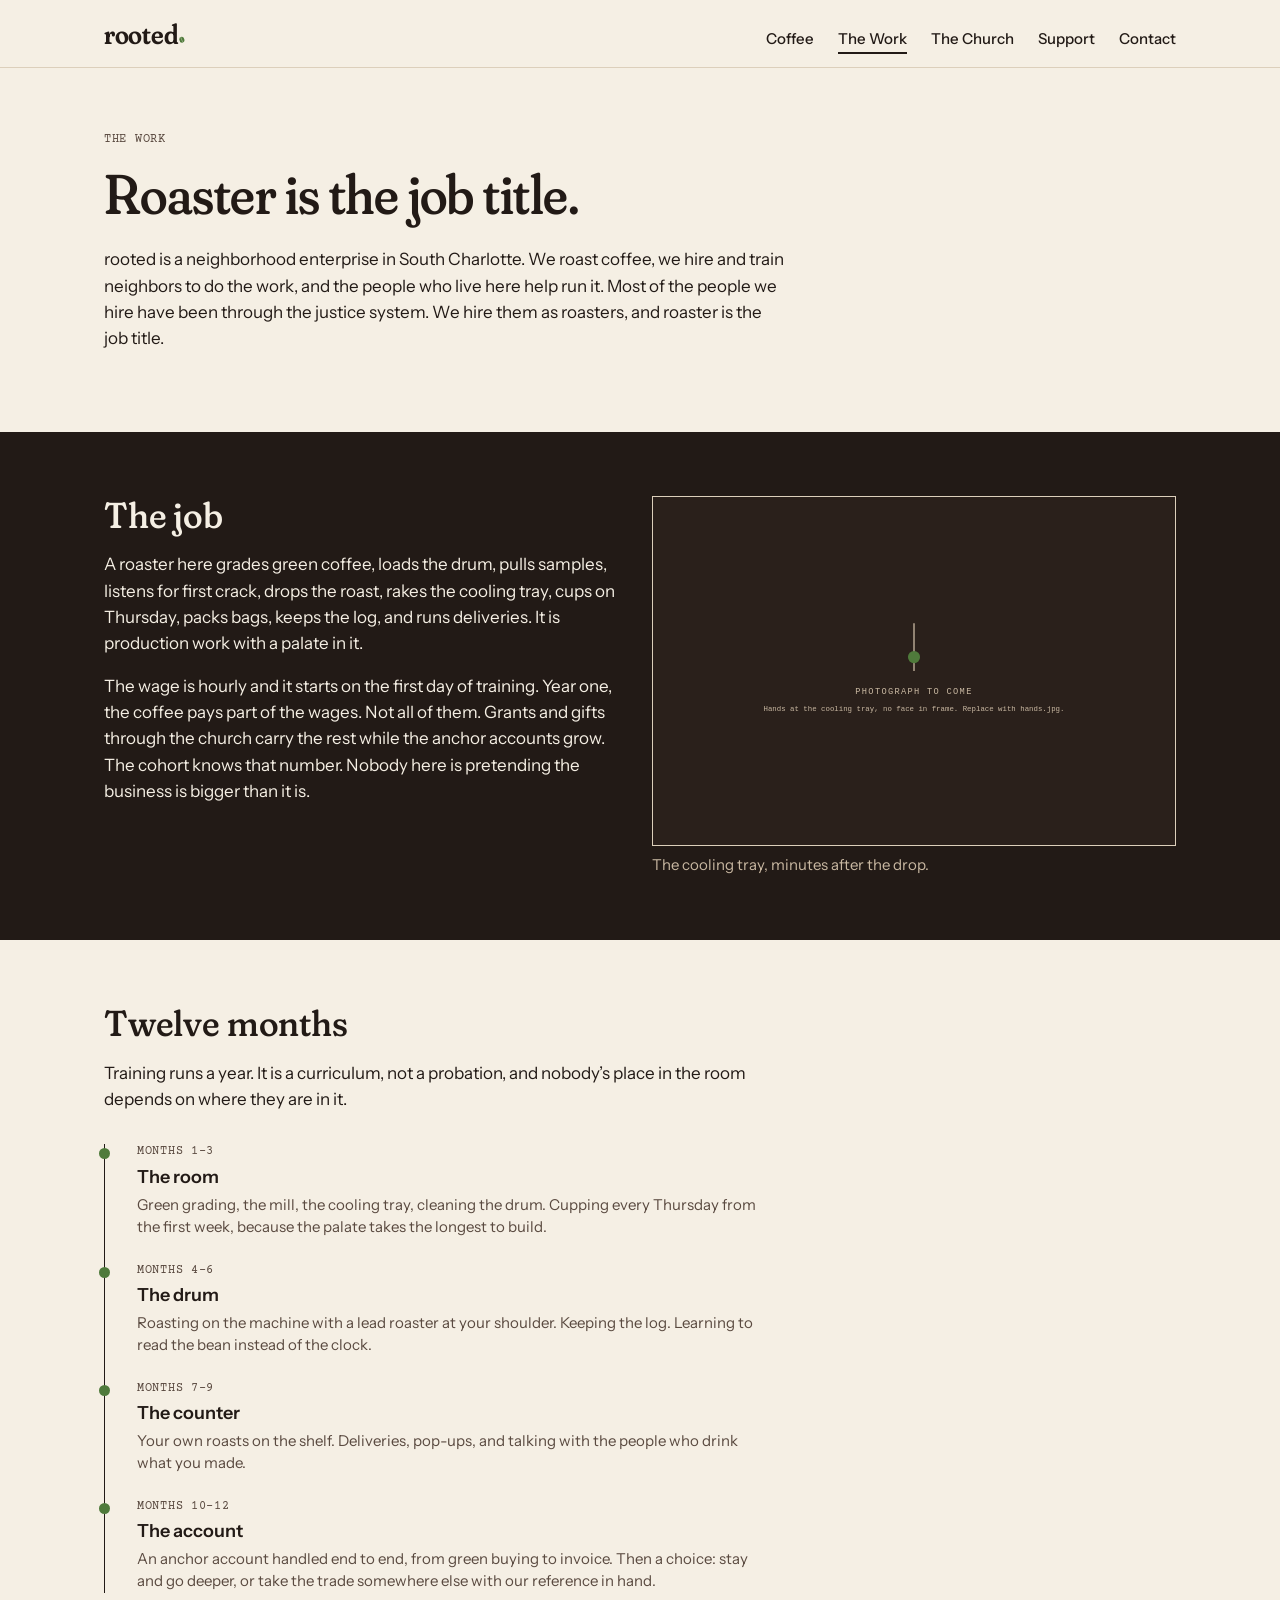
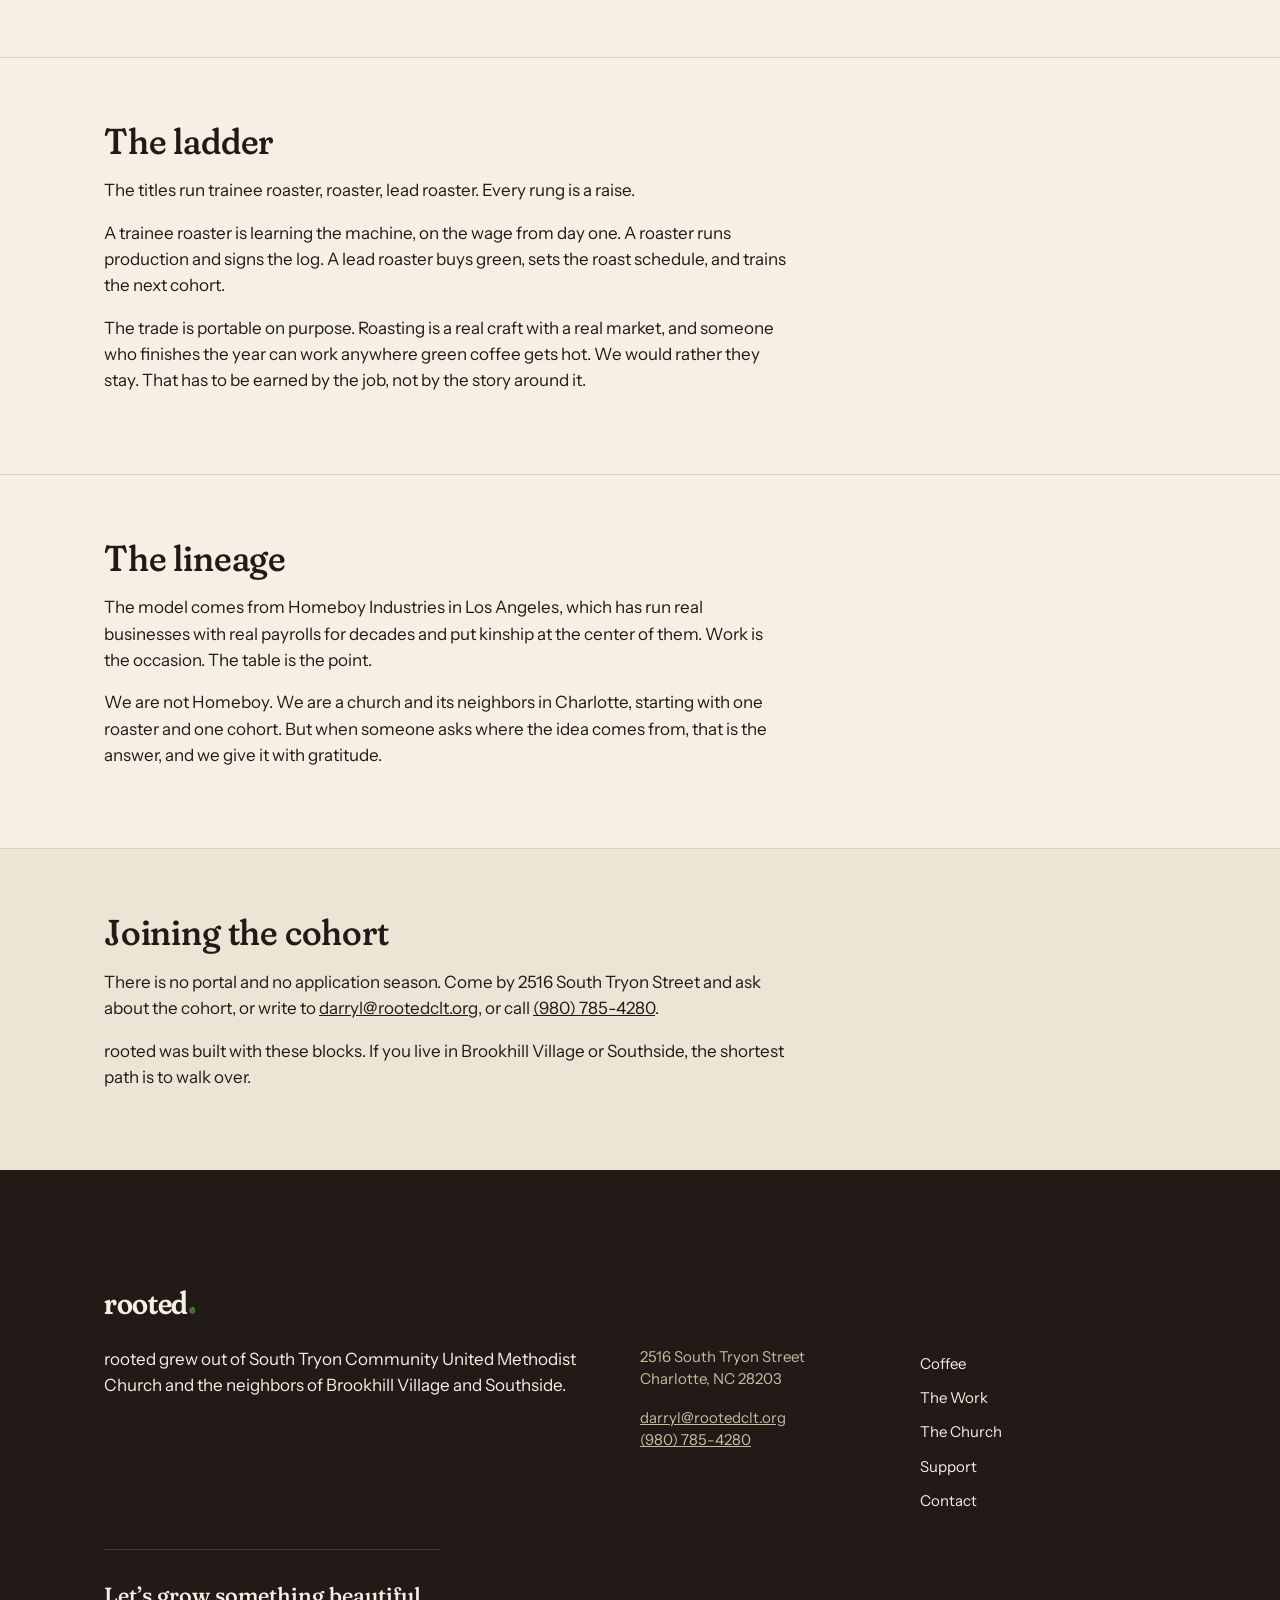
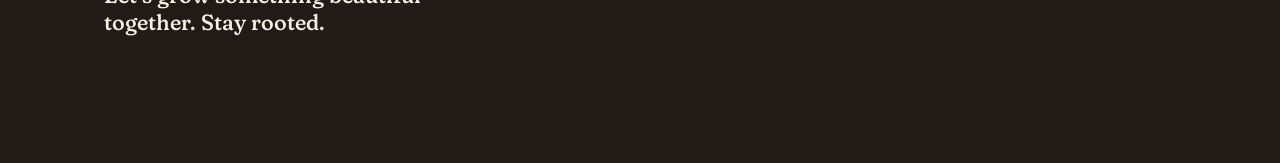
<file: work.html>
<!doctype html>
<html lang="en">
<head>
<meta charset="utf-8">
<meta name="viewport" content="width=device-width, initial-scale=1">
<title>The Work — rooted.</title>
<meta name="description" content="The cohort, the wage, the twelve months of training, and the craft ladder at rooted. Roaster is the job title.">
<link rel="icon" href="rooted-favicon.svg" type="image/svg+xml">
<link rel="stylesheet" href="rooted-fonts.css">
<link rel="stylesheet" href="rooted-tokens.css">
<link rel="stylesheet" href="rooted-site.css">
<script src="rooted-site.js" defer></script>
</head>
<body>
<a class="skip" href="#main">Skip to content</a>

<header class="site-head">
  <div class="shell">
    <a class="wm" href="index.html" aria-label="rooted. — home">rooted<span class="dot"><svg class="bean" viewBox="0 0 100 130" aria-hidden="true" focusable="false"><defs><mask id="bean-1"><rect width="100" height="130" fill="#fff"/><path d="M50,16 Q43,65 50,114" fill="none" stroke="#000" stroke-width="6" stroke-linecap="round" transform="rotate(-12 50 65)"/></mask></defs><ellipse cx="50" cy="65" rx="44" ry="52" fill="currentColor" mask="url(#bean-1)" transform="rotate(-12 50 65)"/></svg><span class="vh">.</span></span></a>
    <nav class="site-nav" aria-label="Site">
      <ul>
        <li><a href="coffee.html">Coffee</a></li>
        <li><a href="work.html" aria-current="page">The Work</a></li>
        <li><a href="church.html">The Church</a></li>
        <li><a href="support.html">Support</a></li>
        <li><a href="contact.html">Contact</a></li>
      </ul>
    </nav>
  </div>
</header>

<main id="main">

  <section class="page-head" aria-label="The work">
    <div class="shell">
      <p class="label rise">The work</p>
      <h1 class="rise d1">Roaster is the job title.</h1>
      <!-- The paragraph. Fixed wording, never paraphrase. -->
      <p class="rise d2" style="margin-top: var(--s-6);">rooted is a neighborhood enterprise in South Charlotte. We roast coffee, we hire and train neighbors to do the work, and the people who live here help run it. Most of the people we hire have been through the justice system. We hire them as roasters, and roaster is the job title.</p>
    </div>
  </section>

  <!-- THE JOB. The second and last full-bleed Roast section on the site. -->
  <section class="band" data-theme="dark" aria-labelledby="job-h">
    <div class="shell">
      <div class="cols-media">
        <div class="reveal">
          <h2 id="job-h">The job</h2>
          <p style="margin-top: var(--s-4);">A roaster here grades green coffee, loads the drum, pulls samples, listens for first crack, drops the roast, rakes the cooling tray, cups on Thursday, packs bags, keeps the log, and runs deliveries. It is production work with a palate in it.</p>
          <p>The wage is hourly and it starts on the first day of training. Year one, the coffee pays part of the wages. Not all of them. Grants and gifts through the church carry the rest while the anchor accounts grow. The cohort knows that number. Nobody here is pretending the business is bigger than it is.</p>
        </div>
        <figure class="reveal">
          <img class="photo" src="photo-hands.svg" width="1200" height="800"
               alt="Placeholder: hands raking roasted coffee in the cooling tray." loading="lazy">
          <!-- When there is a real photograph of a cohort member at the tray,
               taken with written revocable consent, it belongs here. Until then:
               stock hands-at-work with no identifiable face, or leave this. -->
          <figcaption class="small">The cooling tray, minutes after the drop.</figcaption>
        </figure>
      </div>
    </div>
  </section>

  <!-- TWELVE MONTHS. An ordered sequence, so it rides the taproot. -->
  <section class="band" aria-labelledby="months-h">
    <div class="shell">
      <h2 id="months-h">Twelve months</h2>
      <p style="margin-top: var(--s-4); margin-bottom: var(--s-8);">Training runs a year. It is a curriculum, not a probation, and nobody&rsquo;s place in the room depends on where they are in it.</p>
      <div class="taproot reveal">
        <div class="entry">
          <span class="node" aria-hidden="true"></span>
          <div class="label">Months 1&ndash;3</div>
          <h4>The room</h4>
          <p class="small">Green grading, the mill, the cooling tray, cleaning the drum. Cupping every Thursday from the first week, because the palate takes the longest to build.</p>
        </div>
        <div class="entry">
          <span class="node" aria-hidden="true"></span>
          <div class="label">Months 4&ndash;6</div>
          <h4>The drum</h4>
          <p class="small">Roasting on the machine with a lead roaster at your shoulder. Keeping the log. Learning to read the bean instead of the clock.</p>
        </div>
        <div class="entry">
          <span class="node" aria-hidden="true"></span>
          <div class="label">Months 7&ndash;9</div>
          <h4>The counter</h4>
          <p class="small">Your own roasts on the shelf. Deliveries, pop-ups, and talking with the people who drink what you made.</p>
        </div>
        <div class="entry">
          <span class="node" aria-hidden="true"></span>
          <div class="label">Months 10&ndash;12</div>
          <h4>The account</h4>
          <p class="small">An anchor account handled end to end, from green buying to invoice. Then a choice: stay and go deeper, or take the trade somewhere else with our reference in hand.</p>
        </div>
      </div>
    </div>
  </section>

  <section class="band" aria-labelledby="ladder-h">
    <div class="shell">
      <h2 id="ladder-h">The ladder</h2>
      <p style="margin-top: var(--s-4);">The titles run trainee roaster, roaster, lead roaster. Every rung is a raise.</p>
      <p>A trainee roaster is learning the machine, on the wage from day one. A roaster runs production and signs the log. A lead roaster buys green, sets the roast schedule, and trains the next cohort.</p>
      <p>The trade is portable on purpose. Roasting is a real craft with a real market, and someone who finishes the year can work anywhere green coffee gets hot. We would rather they stay. That has to be earned by the job, not by the story around it.</p>
    </div>
  </section>

  <section class="band" aria-labelledby="lineage-h">
    <div class="shell">
      <h2 id="lineage-h">The lineage</h2>
      <p style="margin-top: var(--s-4);">The model comes from Homeboy Industries in Los Angeles, which has run real businesses with real payrolls for decades and put kinship at the center of them. Work is the occasion. The table is the point.</p>
      <p>We are not Homeboy. We are a church and its neighbors in Charlotte, starting with one roaster and one cohort. But when someone asks where the idea comes from, that is the answer, and we give it with gratitude.</p>
    </div>
  </section>

  <section class="band band--alt" aria-labelledby="join-h">
    <div class="shell">
      <h2 id="join-h">Joining the cohort</h2>
      <!-- Add the real next-cohort start date here when one is set. -->
      <p style="margin-top: var(--s-4);">There is no portal and no application season. Come by 2516 South Tryon Street and ask about the cohort, or write to <a href="mailto:darryl@rootedclt.org">darryl@rootedclt.org</a>, or call <a href="tel:+19807854280">(980) 785-4280</a>.</p>
      <p>rooted was built with these blocks. If you live in Brookhill Village or Southside, the shortest path is to walk over.</p>
    </div>
  </section>

</main>

<footer class="site-foot band" data-theme="dark">
  <div class="shell">
    <a class="wm" href="index.html" aria-label="rooted. — home">rooted<span class="dot"><svg class="bean" viewBox="0 0 100 130" aria-hidden="true" focusable="false"><defs><mask id="bean-2"><rect width="100" height="130" fill="#fff"/><path d="M50,16 Q43,65 50,114" fill="none" stroke="#000" stroke-width="6" stroke-linecap="round" transform="rotate(-12 50 65)"/></mask></defs><ellipse cx="50" cy="65" rx="44" ry="52" fill="currentColor" mask="url(#bean-2)" transform="rotate(-12 50 65)"/></svg><span class="vh">.</span></span></a>
    <div class="foot-grid">
      <div>
        <p>rooted grew out of South Tryon Community United Methodist Church and the neighbors of Brookhill Village and Southside.</p>
      </div>
      <address>
        <p class="small">2516 South Tryon Street<br>Charlotte, NC 28203</p>
        <p class="small"><a href="mailto:darryl@rootedclt.org">darryl@rootedclt.org</a><br><a href="tel:+19807854280">(980) 785-4280</a></p>
      </address>
      <nav class="foot-nav" aria-label="Footer">
        <ul>
          <li><a href="coffee.html">Coffee</a></li>
          <li><a href="work.html">The Work</a></li>
          <li><a href="church.html">The Church</a></li>
          <li><a href="support.html">Support</a></li>
          <li><a href="contact.html">Contact</a></li>
        </ul>
      </nav>
    </div>
    <p class="signoff">Let&rsquo;s grow something beautiful together. Stay rooted.</p>
    <!-- Legal entity name goes here once the structure is decided.
         Deliberately blank until then. Do not add a placeholder name. -->
  </div>
</footer>

</body>
</html>
</file>
<file: rooted-fonts.css>
/* rooted. self-hosted fonts — Fraunces, Instrument Sans, Courier Prime.
   All SIL OFL 1.1, downloaded from Google Fonts (latin + latin-ext subsets).
   Self-hosting keeps offline editing and local preview working. */

@font-face {
  font-family: 'Courier Prime';
  font-style: italic;
  font-weight: 400;
  font-display: swap;
  src: url(font-courier-prime-italic-400-latin-ext.woff2) format('woff2');
  unicode-range: U+0100-02BA, U+02BD-02C5, U+02C7-02CC, U+02CE-02D7, U+02DD-02FF, U+0304, U+0308, U+0329, U+1D00-1DBF, U+1E00-1E9F, U+1EF2-1EFF, U+2020, U+20A0-20AB, U+20AD-20C0, U+2113, U+2C60-2C7F, U+A720-A7FF;
}
@font-face {
  font-family: 'Courier Prime';
  font-style: italic;
  font-weight: 400;
  font-display: swap;
  src: url(font-courier-prime-italic-400-latin.woff2) format('woff2');
  unicode-range: U+0000-00FF, U+0131, U+0152-0153, U+02BB-02BC, U+02C6, U+02DA, U+02DC, U+0304, U+0308, U+0329, U+2000-206F, U+20AC, U+2122, U+2191, U+2193, U+2212, U+2215, U+FEFF, U+FFFD;
}
@font-face {
  font-family: 'Courier Prime';
  font-style: normal;
  font-weight: 400;
  font-display: swap;
  src: url(font-courier-prime-normal-400-latin-ext.woff2) format('woff2');
  unicode-range: U+0100-02BA, U+02BD-02C5, U+02C7-02CC, U+02CE-02D7, U+02DD-02FF, U+0304, U+0308, U+0329, U+1D00-1DBF, U+1E00-1E9F, U+1EF2-1EFF, U+2020, U+20A0-20AB, U+20AD-20C0, U+2113, U+2C60-2C7F, U+A720-A7FF;
}
@font-face {
  font-family: 'Courier Prime';
  font-style: normal;
  font-weight: 400;
  font-display: swap;
  src: url(font-courier-prime-normal-400-latin.woff2) format('woff2');
  unicode-range: U+0000-00FF, U+0131, U+0152-0153, U+02BB-02BC, U+02C6, U+02DA, U+02DC, U+0304, U+0308, U+0329, U+2000-206F, U+20AC, U+2122, U+2191, U+2193, U+2212, U+2215, U+FEFF, U+FFFD;
}
@font-face {
  font-family: 'Courier Prime';
  font-style: normal;
  font-weight: 700;
  font-display: swap;
  src: url(font-courier-prime-normal-700-latin-ext.woff2) format('woff2');
  unicode-range: U+0100-02BA, U+02BD-02C5, U+02C7-02CC, U+02CE-02D7, U+02DD-02FF, U+0304, U+0308, U+0329, U+1D00-1DBF, U+1E00-1E9F, U+1EF2-1EFF, U+2020, U+20A0-20AB, U+20AD-20C0, U+2113, U+2C60-2C7F, U+A720-A7FF;
}
@font-face {
  font-family: 'Courier Prime';
  font-style: normal;
  font-weight: 700;
  font-display: swap;
  src: url(font-courier-prime-normal-700-latin.woff2) format('woff2');
  unicode-range: U+0000-00FF, U+0131, U+0152-0153, U+02BB-02BC, U+02C6, U+02DA, U+02DC, U+0304, U+0308, U+0329, U+2000-206F, U+20AC, U+2122, U+2191, U+2193, U+2212, U+2215, U+FEFF, U+FFFD;
}
@font-face {
  font-family: 'Fraunces';
  font-style: italic;
  font-weight: 300 700;
  font-display: swap;
  src: url(font-fraunces-italic-300-700-latin-ext.woff2) format('woff2');
  unicode-range: U+0100-02BA, U+02BD-02C5, U+02C7-02CC, U+02CE-02D7, U+02DD-02FF, U+0304, U+0308, U+0329, U+1D00-1DBF, U+1E00-1E9F, U+1EF2-1EFF, U+2020, U+20A0-20AB, U+20AD-20C0, U+2113, U+2C60-2C7F, U+A720-A7FF;
}
@font-face {
  font-family: 'Fraunces';
  font-style: italic;
  font-weight: 300 700;
  font-display: swap;
  src: url(font-fraunces-italic-300-700-latin.woff2) format('woff2');
  unicode-range: U+0000-00FF, U+0131, U+0152-0153, U+02BB-02BC, U+02C6, U+02DA, U+02DC, U+0304, U+0308, U+0329, U+2000-206F, U+20AC, U+2122, U+2191, U+2193, U+2212, U+2215, U+FEFF, U+FFFD;
}
@font-face {
  font-family: 'Fraunces';
  font-style: normal;
  font-weight: 300 700;
  font-display: swap;
  src: url(font-fraunces-normal-300-700-latin-ext.woff2) format('woff2');
  unicode-range: U+0100-02BA, U+02BD-02C5, U+02C7-02CC, U+02CE-02D7, U+02DD-02FF, U+0304, U+0308, U+0329, U+1D00-1DBF, U+1E00-1E9F, U+1EF2-1EFF, U+2020, U+20A0-20AB, U+20AD-20C0, U+2113, U+2C60-2C7F, U+A720-A7FF;
}
@font-face {
  font-family: 'Fraunces';
  font-style: normal;
  font-weight: 300 700;
  font-display: swap;
  src: url(font-fraunces-normal-300-700-latin.woff2) format('woff2');
  unicode-range: U+0000-00FF, U+0131, U+0152-0153, U+02BB-02BC, U+02C6, U+02DA, U+02DC, U+0304, U+0308, U+0329, U+2000-206F, U+20AC, U+2122, U+2191, U+2193, U+2212, U+2215, U+FEFF, U+FFFD;
}
@font-face {
  font-family: 'Instrument Sans';
  font-style: italic;
  font-weight: 400;
  font-stretch: 100%;
  font-display: swap;
  src: url(font-instrument-sans-italic-400-latin-ext.woff2) format('woff2');
  unicode-range: U+0100-02BA, U+02BD-02C5, U+02C7-02CC, U+02CE-02D7, U+02DD-02FF, U+0304, U+0308, U+0329, U+1D00-1DBF, U+1E00-1E9F, U+1EF2-1EFF, U+2020, U+20A0-20AB, U+20AD-20C0, U+2113, U+2C60-2C7F, U+A720-A7FF;
}
@font-face {
  font-family: 'Instrument Sans';
  font-style: italic;
  font-weight: 400;
  font-stretch: 100%;
  font-display: swap;
  src: url(font-instrument-sans-italic-400-latin.woff2) format('woff2');
  unicode-range: U+0000-00FF, U+0131, U+0152-0153, U+02BB-02BC, U+02C6, U+02DA, U+02DC, U+0304, U+0308, U+0329, U+2000-206F, U+20AC, U+2122, U+2191, U+2193, U+2212, U+2215, U+FEFF, U+FFFD;
}
@font-face {
  font-family: 'Instrument Sans';
  font-style: normal;
  font-weight: 400 600;
  font-stretch: 100%;
  font-display: swap;
  src: url(font-instrument-sans-normal-latin-ext.woff2) format('woff2');
  unicode-range: U+0100-02BA, U+02BD-02C5, U+02C7-02CC, U+02CE-02D7, U+02DD-02FF, U+0304, U+0308, U+0329, U+1D00-1DBF, U+1E00-1E9F, U+1EF2-1EFF, U+2020, U+20A0-20AB, U+20AD-20C0, U+2113, U+2C60-2C7F, U+A720-A7FF;
}
@font-face {
  font-family: 'Instrument Sans';
  font-style: normal;
  font-weight: 400 600;
  font-stretch: 100%;
  font-display: swap;
  src: url(font-instrument-sans-normal-latin.woff2) format('woff2');
  unicode-range: U+0000-00FF, U+0131, U+0152-0153, U+02BB-02BC, U+02C6, U+02DA, U+02DC, U+0304, U+0308, U+0329, U+2000-206F, U+20AC, U+2122, U+2191, U+2193, U+2212, U+2215, U+FEFF, U+FFFD;
}
</file>
<file: rooted-tokens.css>
/* rooted. design tokens — v1.0, August 2026
   Direction: Cup. Paste into the site build unchanged.
   Fonts: Fraunces, Instrument Sans, Courier Prime (all SIL OFL 1.1, Google Fonts).
   Contrast ratios below were computed, not estimated. Text pairs pass WCAG AA (4.5).
   Green is a mark, never text. */

:root {
  /* ---- Palette, named by what it is ---- */
  --roast:   #221A16;  /* ink; dark surface.            Paper on Roast 14.95 */
  --roast-2: #2A201B;  /* second dark surface.          Paper on Roast-2 13.89 */
  --bark:    #5A4A40;  /* secondary text on light.      Bark on Paper 7.37, on Paper-2 6.70 */
  --chaff:   #C9B8A2;  /* secondary text on dark.       Chaff on Roast 8.85, on Roast-2 8.22 */
  --paper:   #F5EFE4;  /* light surface; the bag.       Roast on Paper 14.95 */
  --paper-2: #EDE4D5;  /* second light surface.         Roast on Paper-2 13.57 */
  --green:   #4F7A3B;  /* the bean (the wordmark's period). the nodes. never text.
                          Green on Paper 4.39, on Paper-2 3.99, on Roast 3.41, on Roast-2 3.16 (graphic, 3.0) */
  --rule-light: #DCCFBB; /* hairline rules on Paper */
  --rule-dark:  #4A3C33; /* hairline rules on Roast */

  /* Usage ratio across a page, roughly: Paper 58, Roast 30, Bark/Chaff 10, Green under 2. */

  /* ---- Light set (default) ---- */
  --surface:    var(--paper);
  --surface-2:  var(--paper-2);
  --text:       var(--roast);
  --text-2:     var(--bark);
  --rule:       var(--rule-light);
  --node:       var(--green);
  --focus:      var(--green);

  /* ---- Type families ---- */
  --font-display: "Fraunces", "Iowan Old Style", Georgia, serif;
  --font-body:    "Instrument Sans", "Helvetica Neue", Arial, sans-serif;
  --font-label:   "Courier Prime", "Courier New", monospace;

  /* Fraunces axes. WONK is on in the wordmark only. */
  --display-axes:  "opsz" 144, "wght" 500, "SOFT" 100, "WONK" 0;
  --wordmark-axes: "opsz" 144, "wght" 600, "SOFT" 100, "WONK" 1;

  /* ---- Type scale (desktop / mobile) ---- */
  --h1-size: 3.5rem;    --h1-size-m: 2.5rem;   --h1-lh: 1.02; --h1-ls: -0.01em;  --h1-wght: 500; --h1-opsz: 144;
  --h2-size: 2.25rem;   --h2-size-m: 1.875rem; --h2-lh: 1.10; --h2-ls: -0.005em; --h2-wght: 500; --h2-opsz: 72;
  --h3-size: 1.625rem;  --h3-size-m: 1.375rem; --h3-lh: 1.20; --h3-ls: 0;        --h3-wght: 500; --h3-opsz: 36;
  --h4-size: 1.125rem;  --h4-size-m: 1.0625rem;--h4-lh: 1.35; --h4-ls: 0;        --h4-wght: 600; /* Instrument Sans */
  --body-size: 1.0625rem; --body-size-m: 1rem; --body-lh: 1.55; --body-ls: 0;    --body-wght: 400;
  --small-size: 0.9375rem; --small-lh: 1.50;   --small-ls: 0;                     --small-wght: 400;
  --label-size: 0.75rem;   --label-lh: 1.40;   --label-ls: 0.06em;                --label-wght: 400; /* Courier Prime, uppercase */
  --log-size:   0.8125rem; --log-lh: 1.40;     --log-ls: 0;                       --log-wght: 400;   /* Courier Prime, sentence case */

  --measure: 62ch;   /* body text never wider than this */

  /* ---- Spacing, 4px base ---- */
  --s-1: 0.25rem;  /* 4  */
  --s-2: 0.5rem;   /* 8  */
  --s-3: 0.75rem;  /* 12 */
  --s-4: 1rem;     /* 16 */
  --s-6: 1.5rem;   /* 24 */
  --s-8: 2rem;     /* 32 */
  --s-12: 3rem;    /* 48 */
  --s-16: 4rem;    /* 64 */
  --s-24: 6rem;    /* 96 */
  --s-32: 8rem;    /* 128 */

  /* ---- Grid ---- */
  --page-max: 1120px;
  --page-margin: 1.5rem;     /* 24 desktop */
  --page-margin-m: 1.25rem;  /* 20 mobile */
  --gutter: 1.5rem;          /* 24 desktop */
  --gutter-m: 1rem;          /* 16 mobile */
  --cols: 12;                /* 4 on mobile */

  /* ---- Radius and border policy, stated as a rule ----
     If it is not a node, it is not round.
     Every corner in the system is square: buttons, fields, cards, photographs, tables.
     The only round shapes are the node, which is a circle, and the bean that
     ends the wordmark.
     Borders are 1px hairlines in --rule; emphasis borders are 1px in --text.
     No drop shadows. Depth is a change of surface (Paper to Paper-2) or a hairline. */
  --radius: 0;
  --radius-node: 50%;
  --border: 1px solid var(--rule);
  --border-strong: 1px solid var(--text);
  --node-size: 0.6875rem;   /* 11px */
  --spine-width: 1.5px;

  /* ---- Focus ---- */
  --focus-ring: 2px solid var(--focus);
  --focus-offset: 2px;

  /* ---- Motion ---- */
  --ease: cubic-bezier(.2,.7,.2,1);
  --dur: 160ms;
}

/* Dark set. Apply to <body data-theme="dark"> or any container. */
[data-theme="dark"] {
  --surface:   var(--roast);
  --surface-2: var(--roast-2);
  --text:      var(--paper);
  --text-2:    var(--chaff);
  --rule:      var(--rule-dark);
  --node:      var(--green);
  --focus:     var(--green);
}

@media (prefers-reduced-motion: reduce) {
  :root { --dur: 0ms; }
}

/* ---- v1.1 addendum (approved by Darryl, Aug 2026): Ember ----
   Green is the color of coffee before it is roasted. Ember is coffee at
   first crack. Contrast, computed:
     Roast text on an Ember surface  7.93  passes AA
     Ember as accent on Roast        7.93  passes AA
     Ember as accent on Roast-2      7.37  passes AA
     Ember on Paper                  1.88  fails — never
     Green on Ember                  2.33  fails — never
   The rule: Ember is a full surface carrying Roast text, or an accent on
   the dark surfaces (a link, a button, a focus ring there). It is never
   text or graphic on Paper, and it never carries a node. Green keeps its
   jobs untouched: the bean, the nodes. */
:root { --ember: #E8A33C; }
</file>
<file: rooted-landing.css>
/* rooted. landing page styles — v2, August 2026.
   One page, six roast stages. Every value derives from rooted-tokens.css
   (including the v1.1 Ember addendum). No new colors, no radii, no shadows.
   The old multi-page styles live untouched in rooted-site.css for the
   kept-but-unlinked interior pages. */

/* ---- Base ---- */
*, *::before, *::after { box-sizing: border-box; }
html { scroll-behavior: smooth; }
@media (prefers-reduced-motion: reduce) { html { scroll-behavior: auto; } }
body {
  margin: 0;
  background: var(--paper);
  color: var(--roast);
  font-family: var(--font-body);
  font-size: var(--body-size-m);
  line-height: var(--body-lh);
  font-weight: var(--body-wght);
  -webkit-font-smoothing: antialiased;
}
@media (min-width: 821px) { body { font-size: var(--body-size); } }
img, svg { display: block; max-width: 100%; height: auto; }
p { max-width: var(--measure); margin: 0 0 var(--s-4); }
p:last-child { margin-bottom: 0; }
a { color: inherit; }
:focus-visible { outline: var(--focus-ring); outline-offset: var(--focus-offset); }
/* On the dark stages the green focus ring reads at 3.4; on Ember it fails,
   so the Ember stage swaps the ring to Roast. */
.sf-crack :focus-visible { outline-color: var(--roast); }

.skip {
  position: absolute; left: -9999px; top: var(--s-2); z-index: 90;
  background: var(--roast); color: var(--paper);
  padding: var(--s-2) var(--s-4); text-decoration: none;
}
.skip:focus-visible { left: var(--s-2); }

/* ---- Shell. The fixed rail claims the left edge on wide screens. ---- */
.shell { max-width: var(--page-max); margin-inline: auto; padding-inline: var(--page-margin-m); }
@media (min-width: 821px) { .shell { padding-inline: var(--page-margin); } }
@media (min-width: 1040px) { body { padding-left: 132px; } }

.label {
  font-family: var(--font-label); font-size: var(--label-size); line-height: var(--label-lh);
  letter-spacing: var(--label-ls); text-transform: uppercase;
}
.log { font-family: var(--font-label); font-size: var(--log-size); line-height: var(--log-lh); }

/* Wordmark: live text on Fraunces, the kit's exact axes. Never retype. */
.wm {
  font-family: var(--font-display);
  font-variation-settings: var(--wordmark-axes);
  font-weight: 600; letter-spacing: -0.01em; line-height: 1;
  text-decoration: none;
}
.wm .dot { color: var(--green); }
/* The period is a raw coffee bean (Darryl, Oct 2026): green because green is
   coffee before it is roasted. Inline SVG; the crease is a mask so it shows
   the surface beneath. The hidden '.' keeps copy-paste and screen readers
   reading "rooted." */
.wm .bean { display: inline-block; width: .208em; height: .27em; vertical-align: baseline; margin-left: .015em; }
.vh { display: inline-block; width: 0; overflow: hidden; vertical-align: baseline; }

/* ---- The rail: the taproot as a fixed gauge. Always on Paper, so the
   nodes always sit on a surface Green passes on. Reads as the bag spine
   standing beside the page. Decorative duplicate of the section tags,
   hence aria-hidden in the HTML. ---- */
.rail {
  position: fixed; left: 0; top: 0; bottom: 0; width: 132px; z-index: 60;
  display: none; flex-direction: column;
  background: var(--paper); color: var(--roast);
  border-right: 1px solid var(--rule-light);
  padding: var(--s-6) var(--s-4);
}
@media (min-width: 1040px) { .rail { display: flex; } }
.rail .label { color: var(--bark); }
.rail-spine { position: relative; flex: 1; width: var(--spine-width); background: var(--roast); margin: var(--s-6) 0 var(--s-6) var(--s-2); }
.rail-node {
  position: absolute; left: 50%; transform: translate(-50%, -50%);
  width: 7px; height: 7px; border-radius: 50%; background: var(--green);
  transition: width var(--dur) var(--ease), height var(--dur) var(--ease);
}
.rail-node.on { width: var(--node-size); height: var(--node-size); }
.rail-temp {
  font-family: var(--font-display);
  font-variation-settings: "opsz" 72, "wght" 600, "SOFT" 100, "WONK" 0;
  font-size: 2.125rem; line-height: 1; letter-spacing: -0.02em;
  margin-bottom: var(--s-1);
  font-variant-numeric: tabular-nums;
}

/* Mobile gauge chip. Same information, one line. */
.chip {
  position: fixed; left: var(--s-3); bottom: var(--s-3); z-index: 60;
  background: var(--roast); color: var(--chaff);
  border: 1px solid var(--rule-dark);
  padding: var(--s-2) var(--s-3);
  font-family: var(--font-label); font-size: var(--label-size);
  letter-spacing: var(--label-ls); text-transform: uppercase;
  font-variant-numeric: tabular-nums;
}
@media (min-width: 1040px) { .chip { display: none; } }

/* ---- Stages. The page darkens the way a roast does:
   Paper -> Paper-2 -> Ember -> Roast-2 -> Roast. ---- */
.stage { padding: clamp(4rem, 10vw, 8rem) 0; }
.sf-green { background: var(--paper);   color: var(--roast); }
.sf-dry   { background: var(--paper-2); color: var(--roast); }
.sf-crack { background: var(--ember);   color: var(--roast); }
.sf-dev   { background: var(--roast-2); color: var(--paper); }
.sf-drop  { background: var(--roast);   color: var(--paper); }
.sf-cup   { background: var(--roast);   color: var(--paper); border-top: 1px solid var(--rule-dark); }

/* The green period. The kit's period, on the two fixed display statements
   only (vision on Paper-2 at 3.99, sign-off on Roast at 3.41 — both pass as
   graphic). Never on the Ember surface (2.33), never on body text. */
.gp { color: var(--green); }

/* The 00/01 seam: Paper to Paper-2 is too quiet on a phone, so the boundary
   gets a hairline — depth is a surface change or a hairline, per the kit. */
.sf-dry { border-top: 1px solid var(--rule-light); }

/* Secondary ink per surface, so captions never fall below AA. */
.sf-green .dim, .sf-dry .dim { color: var(--bark); }
.sf-crack .dim { color: var(--roast); opacity: .82; }
.sf-dev .dim, .sf-drop .dim, .sf-cup .dim { color: var(--chaff); }

/* Links: Ember carries accents on the dark stages only. */
.sf-dev a, .sf-drop a, .sf-cup a { color: var(--ember); text-underline-offset: 3px; }
.sf-green a, .sf-dry a, .sf-crack a { color: inherit; text-underline-offset: 3px; }

/* Stage tag: the log line that opens every stage. */
.tag {
  display: flex; gap: var(--s-4); align-items: baseline;
  font-family: var(--font-label); font-size: var(--label-size);
  letter-spacing: var(--label-ls); text-transform: uppercase;
  padding-bottom: var(--s-3); margin-bottom: clamp(1.5rem, 4vw, 2.5rem);
  border-bottom: 1px solid currentColor;
}
.tag span { margin-left: auto; }
.sf-green .tag, .sf-dry .tag { color: var(--bark); border-color: var(--rule-light); }
.sf-crack .tag { color: var(--roast); border-color: var(--roast); }
.sf-dev .tag, .sf-drop .tag, .sf-cup .tag { color: var(--chaff); border-color: var(--rule-dark); }

/* The big stage word. Fraunces, kit axes, leading that keeps descenders
   apart — the reference's .78/-.06em is what made the letters bleed. */
.stageword {
  font-family: var(--font-display); font-weight: 600;
  font-variation-settings: "opsz" 144, "wght" 620, "SOFT" 100, "WONK" 0;
  font-size: clamp(2.75rem, 11vw, 9.5rem);
  line-height: 0.95; letter-spacing: -0.02em;
  margin: 0 0 clamp(1.75rem, 4vw, 3.5rem);
  max-width: 12ch;
}
.stageword em { font-style: italic; font-weight: 500; }

h2:not(.stageword) {
  font-family: var(--font-display); font-weight: 500;
  font-variation-settings: "opsz" 72, "wght" 500, "SOFT" 100, "WONK" 0;
  font-size: var(--h2-size-m); line-height: var(--h2-lh); letter-spacing: var(--h2-ls);
  margin: 0 0 var(--s-6);
}
@media (min-width: 821px) { h2:not(.stageword) { font-size: var(--h2-size); } }
h3 {
  font-family: var(--font-label); font-size: var(--label-size); line-height: var(--label-lh);
  letter-spacing: var(--label-ls); text-transform: uppercase; font-weight: 400;
  margin: 0 0 var(--s-2);
}
.sf-green h3, .sf-dry h3 { color: var(--bark); }
.sf-dev h3, .sf-drop h3, .sf-cup h3 { color: var(--chaff); }

.lede {
  font-family: var(--font-display); font-weight: 400;
  font-variation-settings: "opsz" 36, "wght" 420, "SOFT" 100, "WONK" 0;
  font-size: clamp(1.375rem, 2.9vw, 2.125rem);
  line-height: 1.3; letter-spacing: -0.015em;
  max-width: 24ch;
}

.cols { display: grid; gap: clamp(1.5rem, 4vw, 3.5rem); }
@media (min-width: 900px) { .cols { grid-template-columns: 1fr 1fr; gap: var(--gutter); } }
@media (min-width: 900px) { .cols.wide { grid-template-columns: 1.15fr .85fr; } }

/* The mission, set as a pull quote (02, Ember surface). Distinct from body,
   no box: one emphasis rule and a display size between body and stageword. */
.mission {
  margin: clamp(2rem, 5vw, 3.5rem) 0 0;
  border-left: 1px solid var(--roast);
  padding-left: clamp(1rem, 3vw, 2rem);
  max-width: 34ch;
  font-family: var(--font-display);
  font-variation-settings: "opsz" 72, "wght" 500, "SOFT" 100, "WONK" 0;
  font-size: clamp(1.375rem, 2.8vw, 2rem);
  line-height: 1.3; letter-spacing: -0.015em;
}
.mission p { max-width: none; margin: 0; font: inherit; }

/* ---- Hero ---- */
.hero { padding-top: clamp(2.5rem, 7vw, 5rem); }
.mark-h1 {
  margin: 0;
  font-size: clamp(4.75rem, 21vw, 15rem);
  line-height: 0.95;
  color: var(--roast);
}
.claim {
  font-family: var(--font-display); font-weight: 600;
  font-variation-settings: "opsz" 144, "wght" 600, "SOFT" 100, "WONK" 0;
  font-size: clamp(1.5rem, 4.6vw, 3.625rem);
  line-height: 1.08; letter-spacing: -0.02em;
  margin: clamp(1.5rem, 4vw, 3rem) 0 0; max-width: 14ch;
}
.claim b { display: block; font-weight: 600; }
.claim b:nth-child(2) { padding-left: .9em; }
.claim b:nth-child(3) { padding-left: 1.8em; color: var(--bark); }
.herofoot {
  display: flex; flex-wrap: wrap; gap: var(--s-3) var(--s-12);
  margin-top: clamp(2rem, 5vw, 3.5rem); padding-top: var(--s-4);
  border-top: 1px solid var(--roast);
  font-family: var(--font-label); font-size: var(--label-size);
  letter-spacing: var(--label-ls); text-transform: uppercase; color: var(--bark);
}

/* ---- Revenue rows (03). The order is the information. ---- */
.chan { margin-top: clamp(2rem, 5vw, 3.5rem); border-top: 1px solid var(--rule-dark); }
.row {
  display: grid; grid-template-columns: auto 1fr; gap: var(--s-2) var(--s-6);
  padding: var(--s-6) 0; border-bottom: 1px solid var(--rule-dark);
}
.row p { grid-column: 1 / -1; }
@media (min-width: 780px) {
  .row { grid-template-columns: 4rem 14rem 1fr; }
  .row p { grid-column: auto; }
}
.row .n { font-family: var(--font-label); font-size: var(--label-size); letter-spacing: var(--label-ls); color: var(--chaff); padding-top: var(--s-1); }
.row .row-t {
  margin: 0; font-family: var(--font-display); font-weight: 600;
  font-variation-settings: "opsz" 36, "wght" 600, "SOFT" 100, "WONK" 0;
  font-size: 1.3125rem; letter-spacing: -0.015em; line-height: 1.25;
  text-transform: none; color: inherit;
}
.row p { font-size: var(--small-size); line-height: var(--small-lh); color: var(--chaff); max-width: 50ch; margin: 0; }
.chan-note { margin-top: var(--s-6); max-width: none; }

/* ---- Form (05). Underline fields: 1px, square, current ink. ---- */
.fld { margin-bottom: var(--s-6); }
.fld label {
  display: block; margin-bottom: var(--s-2);
  font-family: var(--font-label); font-size: var(--label-size);
  letter-spacing: var(--label-ls); text-transform: uppercase; color: var(--chaff);
}
.fld input, .fld select, .fld textarea {
  width: 100%; background: transparent; color: inherit;
  border: 0; border-bottom: 1px solid var(--paper); border-radius: 0;
  font-family: var(--font-body); font-size: 1rem; font-weight: 400;
  padding: var(--s-2) 0; -webkit-appearance: none; appearance: none;
}
.fld select option { background: var(--roast); color: var(--paper); }
.fld textarea { resize: vertical; min-height: 4.5rem; }
.fld input:focus-visible, .fld select:focus-visible, .fld textarea:focus-visible {
  outline: 0; border-bottom: 2px solid var(--ember);
}
.send {
  background: var(--ember); color: var(--roast);
  border: 0; border-radius: 0; cursor: pointer;
  font-family: var(--font-body); font-weight: 600; font-size: var(--small-size);
  padding: var(--s-4) var(--s-12); margin-top: var(--s-2);
}
.send:hover { background: var(--paper); }
.send[disabled] { opacity: .5; cursor: default; }
.msg { display: none; margin-top: var(--s-4); max-width: 44ch; }
.msg.on { display: block; }
.hp { position: absolute; left: -9999px; width: 1px; height: 1px; overflow: hidden; }
.direct { margin-top: clamp(2rem, 4vw, 3rem); padding-top: var(--s-6); border-top: 1px solid var(--rule-dark); }
.big-link {
  display: block; margin-bottom: var(--s-2); text-decoration: none;
  font-family: var(--font-display); font-weight: 600;
  font-variation-settings: "opsz" 36, "wght" 600, "SOFT" 100, "WONK" 0;
  font-size: clamp(1.25rem, 2.6vw, 1.875rem); letter-spacing: -0.02em;
}
.big-link:hover { text-decoration: underline; text-underline-offset: 4px; }

/* ---- Photography. Every image runs through the kit's inks so mixed
   sources sit in one palette: grayscaled over Roast (the quiet treatment)
   or multiplied over Ember (the loud one, used only inside 02, where Ember
   is already the surface — never on Paper). Square corners, no captions
   that claim stock equipment as ours. ---- */
.strip {
  display: grid; grid-template-columns: repeat(3, 1fr); gap: 2px;
  margin-top: clamp(2.5rem, 6vw, 4.5rem);
}
.ph-roast, .ph-ember { display: block; margin: 0; overflow: hidden; }
.ph-roast { background: var(--roast); }
.ph-roast img {
  width: 100%; height: 100%; object-fit: cover; display: block;
  filter: grayscale(1) contrast(1.05); opacity: .62;
}
.ph-ember { background: var(--ember); }
.ph-ember img {
  width: 100%; height: 100%; object-fit: cover; display: block;
  filter: grayscale(1) contrast(1.15); mix-blend-mode: multiply;
}
.ar-1x1 { aspect-ratio: 1 / 1; }
.ar-21x9 { aspect-ratio: 21 / 9; }
.ar-4x5 { aspect-ratio: 4 / 5; }
figcaption.small { margin-top: var(--s-2); }

/* ---- Footer ---- */
footer { background: var(--roast); color: var(--chaff); padding: clamp(2.5rem, 6vw, 4rem) 0; border-top: 1px solid var(--rule-dark); }
.fmark { font-size: clamp(2.5rem, 9vw, 5.5rem); color: var(--paper); }
.fnote { margin-top: var(--s-6); max-width: var(--measure); }
.fnote .label { display: block; margin-top: var(--s-4); color: var(--chaff); }
.fnote a { color: var(--chaff); }

/* ---- Motion: hero rise on load, one reveal per stage. Nothing bounces. ---- */
.rise { opacity: 0; transform: translateY(0.75rem); animation: rise 560ms var(--ease) forwards; }
.rise.d1 { animation-delay: 90ms; }
.rise.d2 { animation-delay: 180ms; }
.rise.d3 { animation-delay: 270ms; }
@keyframes rise { to { opacity: 1; transform: none; } }
.reveal { opacity: 0; transform: translateY(0.75rem); transition: opacity 560ms var(--ease), transform 560ms var(--ease); }
.reveal.in { opacity: 1; transform: none; }
@media (prefers-reduced-motion: reduce) {
  .rise, .reveal { opacity: 1; transform: none; animation: none; transition: none; }
  .rail-node { transition: none; }
}
html:not(.js) .reveal { opacity: 1; transform: none; }
</file>
<file: rooted-site.css>
/* rooted. site styles — v1.0
   Component layer only. Every value here is a token from rooted-tokens.css
   or a composition of tokens. If a raw number appears, it is a layout ratio,
   not a new design token. Do not add colors, radii, or shadows here. */

/* ---- Base ---- */
*, *::before, *::after { box-sizing: border-box; }
html { scroll-behavior: smooth; }
@media (prefers-reduced-motion: reduce) { html { scroll-behavior: auto; } }
body {
  margin: 0;
  background: var(--surface);
  color: var(--text);
  font-family: var(--font-body);
  font-size: var(--body-size-m);
  line-height: var(--body-lh);
  font-weight: var(--body-wght);
  -webkit-font-smoothing: antialiased;
}
@media (min-width: 821px) { body { font-size: var(--body-size); } }

h1, h2, h3 {
  font-family: var(--font-display);
  font-weight: 500;
  margin: 0;
}
h1 { font-size: var(--h1-size-m); line-height: var(--h1-lh); letter-spacing: var(--h1-ls); font-variation-settings: "opsz" 144, "wght" 500, "SOFT" 100, "WONK" 0; }
h2 { font-size: var(--h2-size-m); line-height: var(--h2-lh); letter-spacing: var(--h2-ls); font-variation-settings: "opsz" 72, "wght" 500, "SOFT" 100, "WONK" 0; }
h3 { font-size: var(--h3-size-m); line-height: var(--h3-lh); font-variation-settings: "opsz" 36, "wght" 500, "SOFT" 100, "WONK" 0; }
h4 { font-family: var(--font-body); font-size: var(--h4-size-m); line-height: var(--h4-lh); font-weight: 600; margin: 0; }
@media (min-width: 821px) {
  h1 { font-size: var(--h1-size); }
  h2 { font-size: var(--h2-size); }
  h3 { font-size: var(--h3-size); }
  h4 { font-size: var(--h4-size); }
}
p { max-width: var(--measure); margin: 0 0 var(--s-4); }
a { color: inherit; }
img, svg, video { max-width: 100%; height: auto; display: block; }
ul, ol { margin: 0; padding: 0; }

.small { font-size: var(--small-size); line-height: var(--small-lh); color: var(--text-2); }
.label {
  font-family: var(--font-label); font-size: var(--label-size); line-height: var(--label-lh);
  letter-spacing: var(--label-ls); text-transform: uppercase; color: var(--text-2);
}
.log { font-family: var(--font-label); font-size: var(--log-size); line-height: var(--log-lh); }

/* Wordmark. Live text on Fraunces, same axes as the logo files. Never retype elsewhere. */
.wm {
  font-family: var(--font-display);
  font-variation-settings: var(--wordmark-axes);
  font-weight: 600;
  letter-spacing: -0.01em;
  line-height: 1;
  text-decoration: none;
}
.wm .dot { color: var(--node); }
.wm .bean { display: inline-block; width: .208em; height: .27em; vertical-align: baseline; margin-left: .015em; }
.vh { display: inline-block; width: 0; overflow: hidden; vertical-align: baseline; }

/* ---- Focus ---- */
:focus-visible { outline: var(--focus-ring); outline-offset: var(--focus-offset); }

.skip {
  position: absolute; left: -9999px; top: var(--s-2);
  background: var(--text); color: var(--surface);
  padding: var(--s-2) var(--s-4); z-index: 10; text-decoration: none;
}
.skip:focus-visible { left: var(--s-2); }

/* ---- Shell and bands ---- */
.shell { max-width: var(--page-max); margin-inline: auto; padding-inline: var(--page-margin-m); }
@media (min-width: 821px) { .shell { padding-inline: var(--page-margin); } }

.band { padding-block: var(--s-12); }
@media (min-width: 821px) { .band { padding-block: var(--s-16); } }
.band + .band { border-top: var(--border); }
.band--alt { background: var(--surface-2); }
/* Dark bands take the dark token set via data-theme="dark" on the section itself. */
[data-theme="dark"].band { background: var(--surface); color: var(--text); border-top: 0; }
[data-theme="dark"].band + .band { border-top: 0; }

/* ---- Header ---- */
.site-head { border-bottom: var(--border); background: var(--surface); }
.site-head .shell {
  display: flex; align-items: baseline; justify-content: space-between;
  gap: var(--s-4); flex-wrap: wrap; padding-block: var(--s-4);
}
.site-head .wm { font-size: 1.75rem; color: var(--text); }
.site-nav ul { list-style: none; display: flex; flex-wrap: wrap; gap: var(--s-2) var(--s-6); }
.site-nav a {
  font-size: var(--small-size); font-weight: 500; text-decoration: none;
  color: var(--text); padding-block: var(--s-1);
}
.site-nav a:hover { text-decoration: underline; text-underline-offset: 3px; }
.site-nav a[aria-current="page"] { border-bottom: 2px solid var(--text); }

/* ---- Hero (index) ---- */
.hero { padding-block: var(--s-12) var(--s-16); }
@media (min-width: 821px) { .hero { padding-block: var(--s-16) var(--s-24); } }
.hero-title {
  font-size: clamp(3.25rem, 12vw, 7.5rem);
  max-width: 9ch;
  margin: var(--s-3) 0 var(--s-2);
}
.origin-line {
  font-family: var(--font-display); font-style: italic; font-weight: 400;
  font-variation-settings: "opsz" 36, "wght" 400, "SOFT" 100, "WONK" 0;
  font-size: var(--h3-size-m); line-height: var(--h3-lh);
}
@media (min-width: 821px) { .origin-line { font-size: var(--h3-size); } }
.hero-grid { display: grid; gap: var(--s-8); }
@media (min-width: 821px) {
  .hero-grid { grid-template-columns: 7fr 5fr; gap: var(--gutter); align-items: end; }
}
.hero-tag { text-align: left; }
@media (min-width: 821px) { .hero-tag { text-align: right; } }

/* Page-head for interior pages: same shape, kit scale. */
.page-head { padding-block: var(--s-12); }
@media (min-width: 821px) { .page-head { padding-block: var(--s-16); } }
.page-head h1 { max-width: 16ch; margin: var(--s-3) 0 var(--s-4); }

/* ---- Taproot. Ordered sequences only. Never decoration, never branching. ---- */
.taproot { position: relative; padding-left: var(--s-8); border-left: var(--spine-width) solid var(--text); max-width: var(--measure); }
.taproot .entry { position: relative; padding: 0 0 var(--s-6); }
.taproot .entry:last-child { padding-bottom: 0; }
.taproot .node {
  position: absolute; top: 0.25rem;
  left: calc(-1 * var(--s-8) - var(--node-size) / 2 - var(--spine-width) / 2);
  width: var(--node-size); height: var(--node-size);
  border-radius: var(--radius-node); background: var(--node);
}
.taproot .entry > .label { margin-bottom: var(--s-1); }
.taproot h4 { margin-bottom: var(--s-1); }
.taproot p:last-child { margin-bottom: 0; }

/* ---- Buttons and fields ---- */
.btn {
  display: inline-block; font-family: var(--font-body); font-weight: 600;
  font-size: var(--small-size); line-height: var(--small-lh);
  padding: var(--s-3) var(--s-6);
  border: var(--border-strong); background: var(--text); color: var(--surface);
  text-decoration: none; cursor: pointer; border-radius: var(--radius);
}
.btn.secondary { background: transparent; color: var(--text); }
.btn:hover { background: var(--text-2); border-color: var(--text-2); color: var(--surface); }
.btn.secondary:hover { background: transparent; color: var(--text-2); }

.field {
  font: inherit; padding: var(--s-3); border: var(--border-strong);
  background: var(--surface); color: var(--text); width: 100%; border-radius: var(--radius);
}
.form-row { margin-bottom: var(--s-4); }
.form-row > label { display: block; font-size: var(--small-size); font-weight: 600; margin-bottom: var(--s-1); }
.form-row .small { display: block; margin-top: var(--s-1); }
.form-grid { display: grid; gap: 0 var(--gutter-m); }
@media (min-width: 821px) { .form-grid { grid-template-columns: 1fr 1fr; gap: 0 var(--gutter); } }
.form-grid .wide { grid-column: 1 / -1; }
.check { display: flex; gap: var(--s-2); align-items: flex-start; font-size: var(--small-size); font-weight: 500; }
.check input { width: 1rem; height: 1rem; margin-top: 0.2em; accent-color: var(--text); }
/* Honeypot. Off-canvas, not display:none, so bots still see it. */
.bh { position: absolute; left: -9999px; width: 1px; height: 1px; overflow: hidden; }

.form-note { margin-top: var(--s-3); }
.form-done { border: var(--border-strong); padding: var(--s-6); max-width: var(--measure); }
.form-done p:last-child { margin-bottom: 0; }
[hidden] { display: none !important; }

/* ---- Two-column section layout ---- */
.cols { display: grid; gap: var(--s-8); }
@media (min-width: 821px) { .cols { grid-template-columns: 1fr 1fr; gap: var(--gutter); } }
.cols-media { display: grid; gap: var(--s-8); align-items: start; }
@media (min-width: 821px) { .cols-media { grid-template-columns: 6fr 6fr; gap: var(--gutter); } }

/* ---- Photography and the video slot. Square corners, hairline frame. ---- */
.photo { border: var(--border); width: 100%; height: auto; }
figure { margin: 0; }
figcaption { margin-top: var(--s-2); }
.media-slot video { border: var(--border); width: 100%; height: auto; }

/* ---- Fact table (support page). Log face, like the back of the bag. ---- */
.facts { width: 100%; border-collapse: collapse; max-width: var(--measure); }
.facts th, .facts td {
  text-align: left; vertical-align: top; padding: var(--s-3) var(--s-2);
  border-bottom: var(--border);
  font-family: var(--font-label); font-size: var(--log-size); line-height: var(--log-lh);
  font-weight: 400;
}
.facts th {
  text-transform: uppercase; letter-spacing: var(--label-ls);
  font-size: var(--label-size); color: var(--text-2); white-space: nowrap; padding-right: var(--s-6);
}

/* ---- The bag. Adapted from the kit page; literal inks are the kit's own. ---- */
.bag {
  width: 250px; height: 410px; background: var(--paper); position: relative;
  color: var(--roast); border: 1px solid #d9cdb9; flex: none;
}
.bag::before { content: ""; position: absolute; left: 0; right: 0; top: 0; height: 22px; border-bottom: 1px solid rgba(34,26,22,.18); }
.bag .valve { position: absolute; right: 22px; top: 38px; width: 8px; height: 8px; border-radius: 50%; background: rgba(34,26,22,.22); }
.bag .bwm { position: absolute; left: 28px; top: 50px; font-size: 56px; }
.bag .borigin { position: absolute; left: 28px; top: 118px; font-family: var(--font-display); font-variation-settings: "opsz" 36, "wght" 400, "SOFT" 100, "WONK" 0; font-size: 19px; line-height: 1.2; font-style: italic; }
.bag .bspine { position: absolute; left: 60px; top: 176px; bottom: 70px; width: 1.5px; background: var(--roast); }
.bag .bn { position: absolute; left: 55px; width: 11px; height: 11px; border-radius: 50%; background: var(--green); }
.bag .bl { position: absolute; left: 78px; font-family: var(--font-label); font-size: 11px; line-height: 1.35; width: 150px; }
.bag .bl .k { display: block; font-size: 9px; letter-spacing: .1em; text-transform: uppercase; color: var(--bark); }
.bag .wt { position: absolute; left: 28px; bottom: 28px; font-family: var(--font-display); font-variation-settings: "opsz" 72, "wght" 600, "SOFT" 100, "WONK" 0; font-size: 24px; }
.bag .wt small { font-family: var(--font-label); font-size: 10px; letter-spacing: .08em; margin-left: 6px; color: var(--bark); }
.bag .btag { position: absolute; right: 22px; bottom: 30px; text-align: right; font-family: var(--font-body); font-size: 9.5px; line-height: 1.35; color: var(--bark); max-width: 86px; }

/* ---- Footer ---- */
.site-foot { margin-top: 0; }
.site-foot .shell { padding-block: var(--s-12); }
.site-foot .wm { font-size: 2rem; color: var(--text); }
.foot-grid { display: grid; gap: var(--s-8); margin-top: var(--s-6); }
@media (min-width: 821px) { .foot-grid { grid-template-columns: 2fr 1fr 1fr; gap: var(--gutter); } }
.site-foot address { font-style: normal; }
.site-foot a { color: inherit; }
.foot-nav ul { list-style: none; }
.foot-nav li { padding-block: var(--s-1); }
.foot-nav a { text-decoration: none; font-size: var(--small-size); }
.foot-nav a:hover { text-decoration: underline; text-underline-offset: 3px; }
.signoff {
  font-family: var(--font-display); font-variation-settings: "opsz" 36, "wght" 500, "SOFT" 100, "WONK" 0;
  font-size: var(--h3-size-m); line-height: var(--h3-lh);
  margin-top: var(--s-8); padding-top: var(--s-8); border-top: 1px solid var(--rule);
  max-width: 24ch;
}

/* ---- Motion. Two moves only: a load rise on the hero, a scroll reveal on marked
   sections. Both are removed entirely under prefers-reduced-motion. ---- */
.rise { opacity: 0; transform: translateY(0.75rem); animation: rise 560ms var(--ease) forwards; }
.rise.d1 { animation-delay: 90ms; }
.rise.d2 { animation-delay: 180ms; }
.rise.d3 { animation-delay: 270ms; }
@keyframes rise { to { opacity: 1; transform: none; } }

.reveal { opacity: 0; transform: translateY(0.75rem); transition: opacity 560ms var(--ease), transform 560ms var(--ease); }
.reveal.in { opacity: 1; transform: none; }

@media (prefers-reduced-motion: reduce) {
  .rise, .reveal { opacity: 1; transform: none; animation: none; transition: none; }
}
/* No-JS safety: reveals only hide when JS has tagged the page. */
html:not(.js) .reveal { opacity: 1; transform: none; }
</file>
